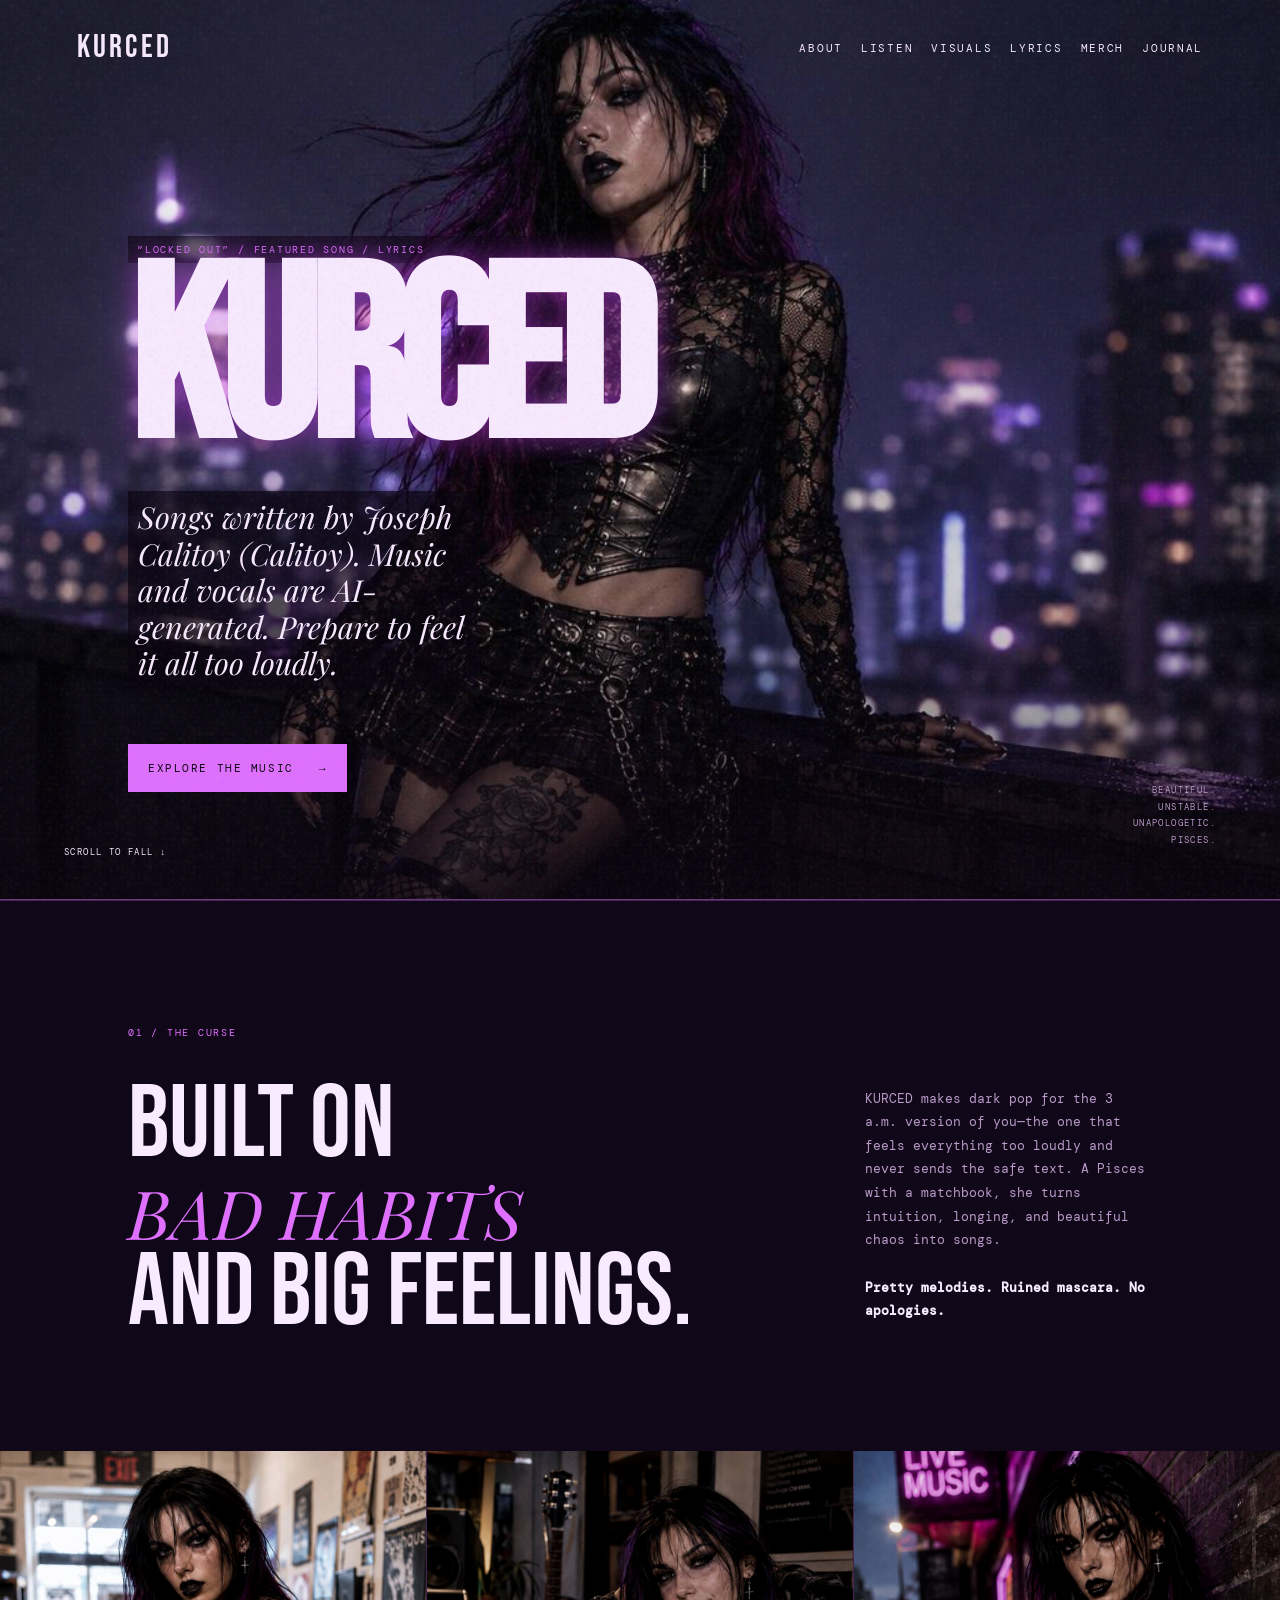
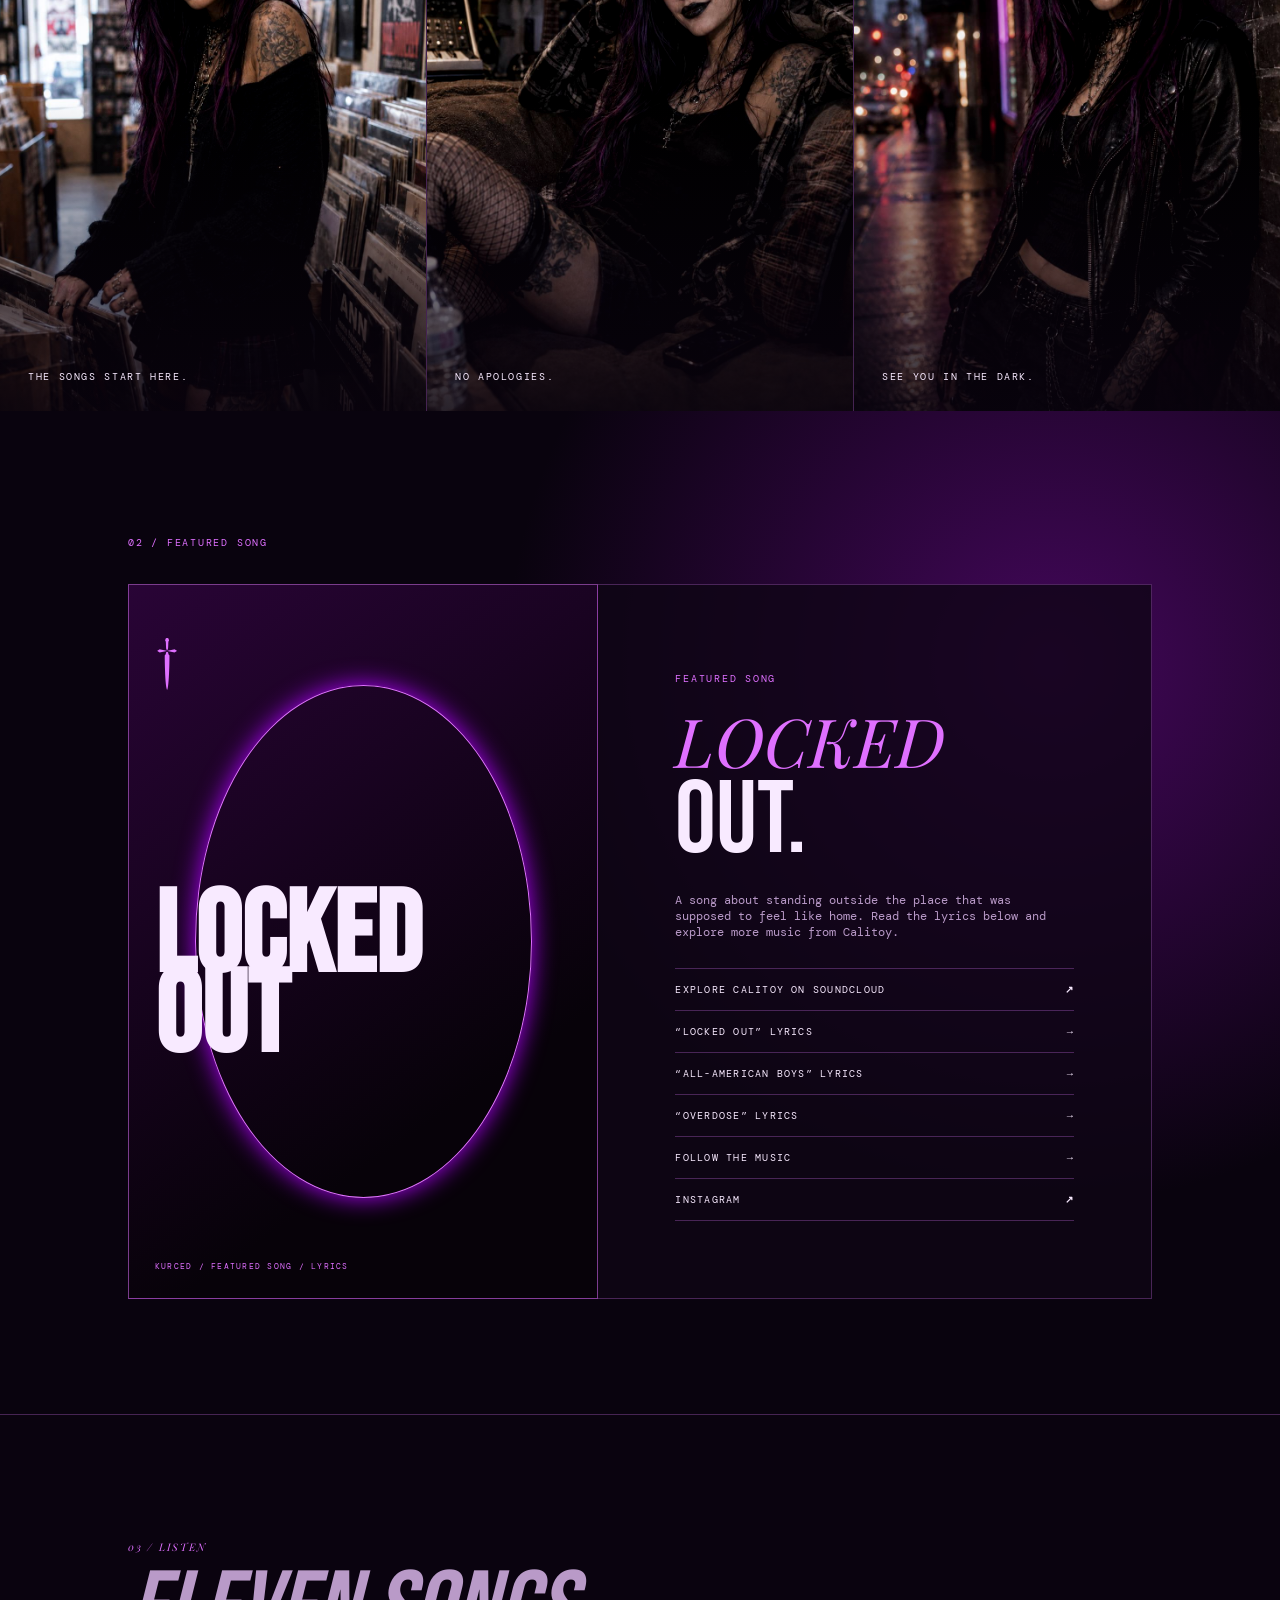
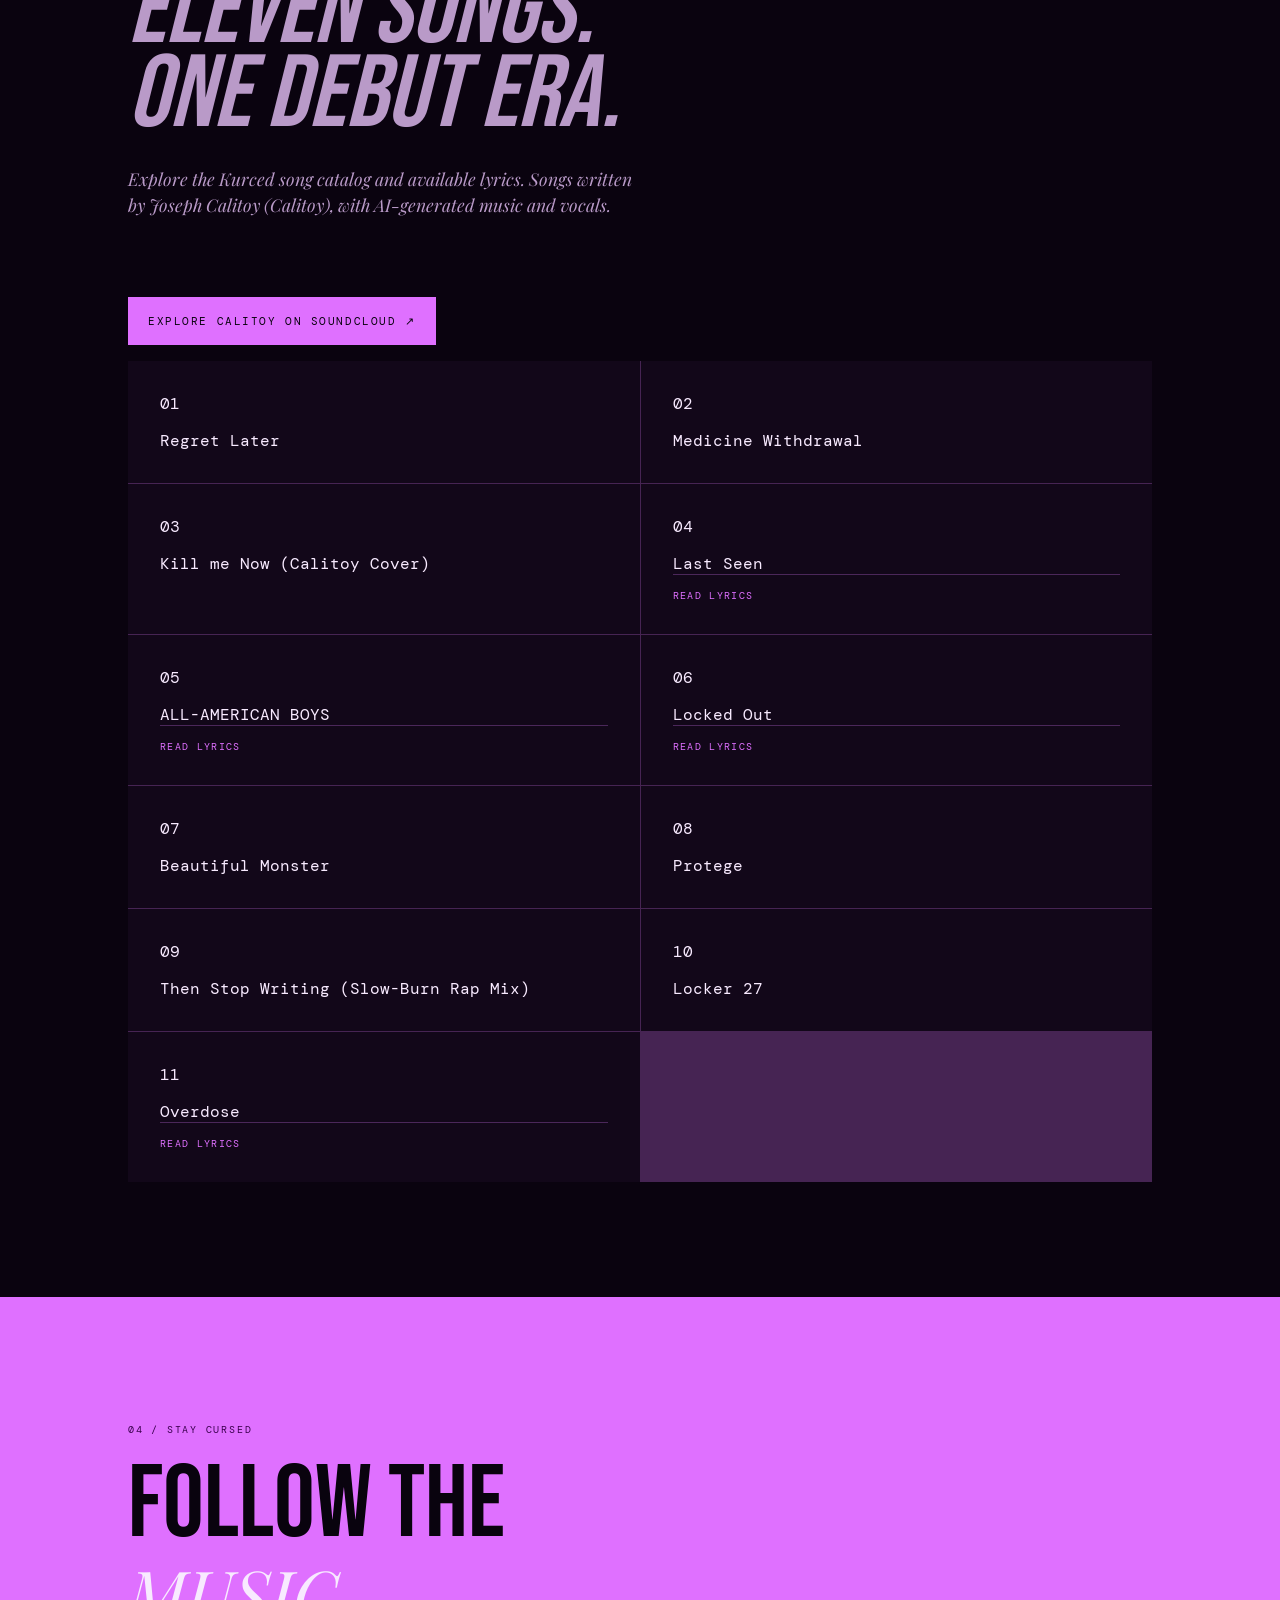
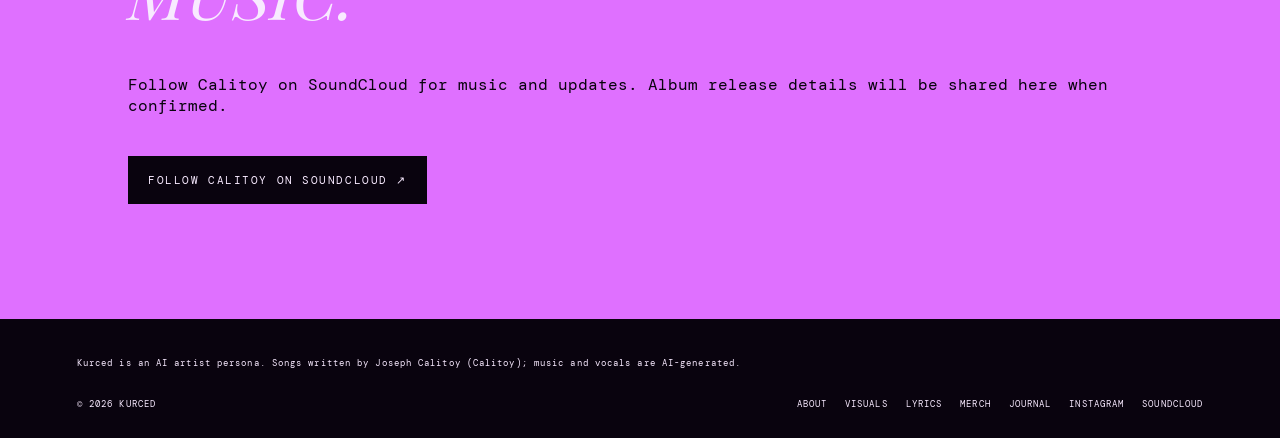
<file: index.html>
<!doctype html>
<html lang="en"><head><meta charset="utf-8"><meta name="viewport" content="width=device-width,initial-scale=1"><meta name="theme-color" content="#09030e"><meta name="description" content="KURCED — explore the song catalog, lyrics, and Calitoy’s SoundCloud profile. Songs written by Joseph Calitoy (Calitoy); music and vocals are AI-generated."><title>KURCED — “Locked Out” &amp; Music</title><link rel="canonical" href="https://kurced.com/"><meta property="og:title" content="KURCED — Locked Out &amp; Music"><meta property="og:description" content="Explore Kurced’s song catalog and lyrics. Songs written by Joseph Calitoy (Calitoy); music and vocals are AI-generated."><meta property="og:url" content="https://kurced.com/"><meta property="og:type" content="website"><link rel="preconnect" href="https://fonts.googleapis.com"><link rel="preconnect" href="https://fonts.gstatic.com" crossorigin><link href="https://fonts.googleapis.com/css2?family=Bebas+Neue&family=DM+Mono:wght@400;500&family=Playfair+Display:ital,wght@0,700;1,700&display=swap" rel="stylesheet"><link rel="stylesheet" href="styles.css?v=20261030"></head>
<body><div class="noise"></div><header><a class="logo" href="#top">KURCED</a><nav aria-label="Primary"><a href="about.html">ABOUT</a><a href="#music">LISTEN</a><a href="visuals.html">VISUALS</a><a href="lyrics.html">LYRICS</a><a href="merch.html">MERCH</a><a href="journal.html">JOURNAL</a></nav></header><main id="top">
<section class="hero"><div class="copy"><p class="eyebrow">“LOCKED OUT” / FEATURED SONG / LYRICS</p><h1>KURCED</h1><p class="tagline">Songs written by Joseph Calitoy (Calitoy). Music and vocals are AI-generated. Prepare to feel it all too loudly.</p><a class="cta" href="#music">EXPLORE THE MUSIC <b>→</b></a></div><div class="hero-photo"><img src="assets/kurced-rooftop-hero.jpg" alt="Kurced on a rain-soaked rooftop overlooking a violet city skyline at night"></div><p class="aside">BEAUTIFUL.<br>UNSTABLE.<br>UNAPOLOGETIC.<br>PISCES.</p><a class="scroll" href="#about">SCROLL TO FALL ↓</a></section>
<section class="about" id="about"><p class="eyebrow">01 / THE CURSE</p><div><h2>BUILT ON<br><em>BAD HABITS</em><br>AND BIG FEELINGS.</h2><p>KURCED makes dark pop for the 3 a.m. version of you—the one that feels everything too loudly and never sends the safe text. A Pisces with a matchbook, she turns intuition, longing, and beautiful chaos into songs.<br><br><strong>Pretty melodies. Ruined mascara. No apologies.</strong></p></div></section>
<section class="artist-gallery" aria-label="Kurced visual world"><figure><img src="assets/visuals/kurced-1.jpg" alt="Kurced in a record store"><figcaption>THE SONGS START HERE.</figcaption></figure><figure><img src="assets/visuals/kurced-2.jpg" alt="Kurced in the recording studio"><figcaption>NO APOLOGIES.</figcaption></figure><figure><img src="assets/visuals/kurced-4.jpg" alt="Kurced outside a live music venue at night"><figcaption>SEE YOU IN THE DARK.</figcaption></figure></section><section class="release" id="listen"><p class="eyebrow">02 / FEATURED SONG</p><div class="release-card"><div class="art"><span>†</span><b>LOCKED<br>OUT</b><small>KURCED / FEATURED SONG / LYRICS</small></div><div class="details"><p class="eyebrow">FEATURED SONG</p><h2><em>LOCKED</em><br>OUT.</h2><p>A song about standing outside the place that was supposed to feel like home. Read the lyrics below and explore more music from Calitoy.</p><a href="https://soundcloud.com/calitoy" target="_blank" rel="noopener noreferrer">EXPLORE CALITOY ON SOUNDCLOUD <b>↗</b></a><a href="locked-out.html">“LOCKED OUT” LYRICS <b>→</b></a><a href="all-american-boys.html">“ALL-AMERICAN BOYS” LYRICS <b>→</b></a><a href="overdose.html">“OVERDOSE” LYRICS <b>→</b></a><a href="#updates">FOLLOW THE MUSIC <b>→</b></a><a href="https://www.instagram.com/KurcedGrl/" target="_blank" rel="noopener noreferrer">INSTAGRAM <b>↗</b></a></div></div></section>
<section class="listen" id="music">
      <div class="listen-intro">
        <p class="eyebrow">03 / LISTEN</p>
        <h2>ELEVEN SONGS.<br>ONE DEBUT ERA.</h2>
        <p>Explore the Kurced song catalog and available lyrics. Songs written by Joseph Calitoy (Calitoy), with AI-generated music and vocals.</p>
      </div>
      <p><a class="cta" href="https://soundcloud.com/calitoy" target="_blank" rel="noopener noreferrer">EXPLORE CALITOY ON SOUNDCLOUD ↗</a></p>
      <div class="sc-grid">
        <div class="sc-track">
          <div class="sc-track-num">01</div>
          <div class="sc-track-info">
            <div class="sc-track-title">Regret Later</div>

          </div>
        </div>
        <div class="sc-track">
          <div class="sc-track-num">02</div>
          <div class="sc-track-info">
            <div class="sc-track-title">Medicine Withdrawal</div>

          </div>
        </div>
        <div class="sc-track">
          <div class="sc-track-num">03</div>
          <div class="sc-track-info">
            <div class="sc-track-title">Kill me Now (Calitoy Cover)</div>

          </div>
        </div>
        <div class="sc-track">
          <div class="sc-track-num">04</div>
          <div class="sc-track-info">
            <div class="sc-track-title">Last Seen</div>
            <a href="last-seen.html" class="sc-track-link">READ LYRICS</a>
          </div>
        </div>
        <div class="sc-track">
          <div class="sc-track-num">05</div>
          <div class="sc-track-info">
            <div class="sc-track-title">ALL-AMERICAN BOYS</div>
            <a href="all-american-boys.html" class="sc-track-link">READ LYRICS</a>
          </div>
        </div>
        <div class="sc-track">
          <div class="sc-track-num">06</div>
          <div class="sc-track-info">
            <div class="sc-track-title">Locked Out</div>
            <a href="locked-out.html" class="sc-track-link">READ LYRICS</a>
          </div>
        </div>
        <div class="sc-track">
          <div class="sc-track-num">07</div>
          <div class="sc-track-info">
            <div class="sc-track-title">Beautiful Monster</div>

          </div>
        </div>
        <div class="sc-track">
          <div class="sc-track-num">08</div>
          <div class="sc-track-info">
            <div class="sc-track-title">Protege</div>

          </div>
        </div>
        <div class="sc-track">
          <div class="sc-track-num">09</div>
          <div class="sc-track-info">
            <div class="sc-track-title">Then Stop Writing (Slow-Burn Rap Mix)</div>

          </div>
        </div>
        <div class="sc-track">
          <div class="sc-track-num">10</div>
          <div class="sc-track-info">
            <div class="sc-track-title">Locker 27</div>

          </div>
        </div>
        <div class="sc-track">
          <div class="sc-track-num">11</div>
          <div class="sc-track-info">
            <div class="sc-track-title">Overdose</div>
            <a href="overdose.html" class="sc-track-link">READ LYRICS</a>
          </div>
        </div>
      </div>
    </section><section class="signup" id="updates" aria-labelledby="updates-title"><p class="eyebrow">04 / STAY CURSED</p><h2 id="updates-title">FOLLOW THE<br><em>MUSIC.</em></h2><p>Follow Calitoy on SoundCloud for music and updates. Album release details will be shared here when confirmed.</p><a class="cta" href="https://soundcloud.com/calitoy" target="_blank" rel="noopener noreferrer">FOLLOW CALITOY ON SOUNDCLOUD ↗</a></section></main><footer><p class="artist-credit">Kurced is an AI artist persona. Songs written by Joseph Calitoy (Calitoy); music and vocals are AI-generated.</p><span>© <span id="year"></span> KURCED</span><nav><a href="about.html">ABOUT</a><a href="visuals.html">VISUALS</a><a href="lyrics.html">LYRICS</a><a href="merch.html">MERCH</a><a href="journal.html">JOURNAL</a><a href="https://www.instagram.com/KurcedGrl/" target="_blank" rel="noopener noreferrer">INSTAGRAM</a><a href="https://soundcloud.com/calitoy" target="_blank" rel="noopener noreferrer">SOUNDCLOUD</a></nav></footer><script src="script.js?v=20261030"></script>
<script>
document.querySelectorAll('form').forEach(function(form){
  if(form.dataset.wired) return;
  form.dataset.wired='1';
  form.addEventListener('submit',async function(e){
    e.preventDefault();
    var emailInput=form.querySelector('input[type=email]')||form.querySelector('input[name=email]');
    var nameInput=form.querySelector('input[name=name]')||form.querySelector('input[name=first_name]');
    var phoneInput=form.querySelector('input[name=phone]')||form.querySelector('input[type=tel]');
    if(!emailInput||!emailInput.value){alert('Please enter your email.');return;}
    var btn=form.querySelector('button[type=submit]')||form.querySelector('button');
    var origText=btn?btn.textContent:'';
    if(btn){btn.textContent='...';btn.disabled=true;}
    try{
      var r=await fetch('https://email-capture.calitoy.workers.dev',{method:'POST',headers:{'Content-Type':'application/json'},body:JSON.stringify({email:emailInput.value,name:nameInput?nameInput.value:'',phone:phoneInput?phoneInput.value:'',source:'kurced.com'})});
      var d=await r.json();
      if(d.success){form.innerHTML='<p style="text-align:center;padding:20px;font-size:1.1em;color:var(--pink);">You are in. Stay cursed.</p>';}
      else{alert(d.error||'Something went wrong.');if(btn){btn.textContent=origText;btn.disabled=false;}}
    }catch(err){alert('Network error.');if(btn){btn.textContent=origText;btn.disabled=false;}}
  });
});
</script>

</body></html>
</file>
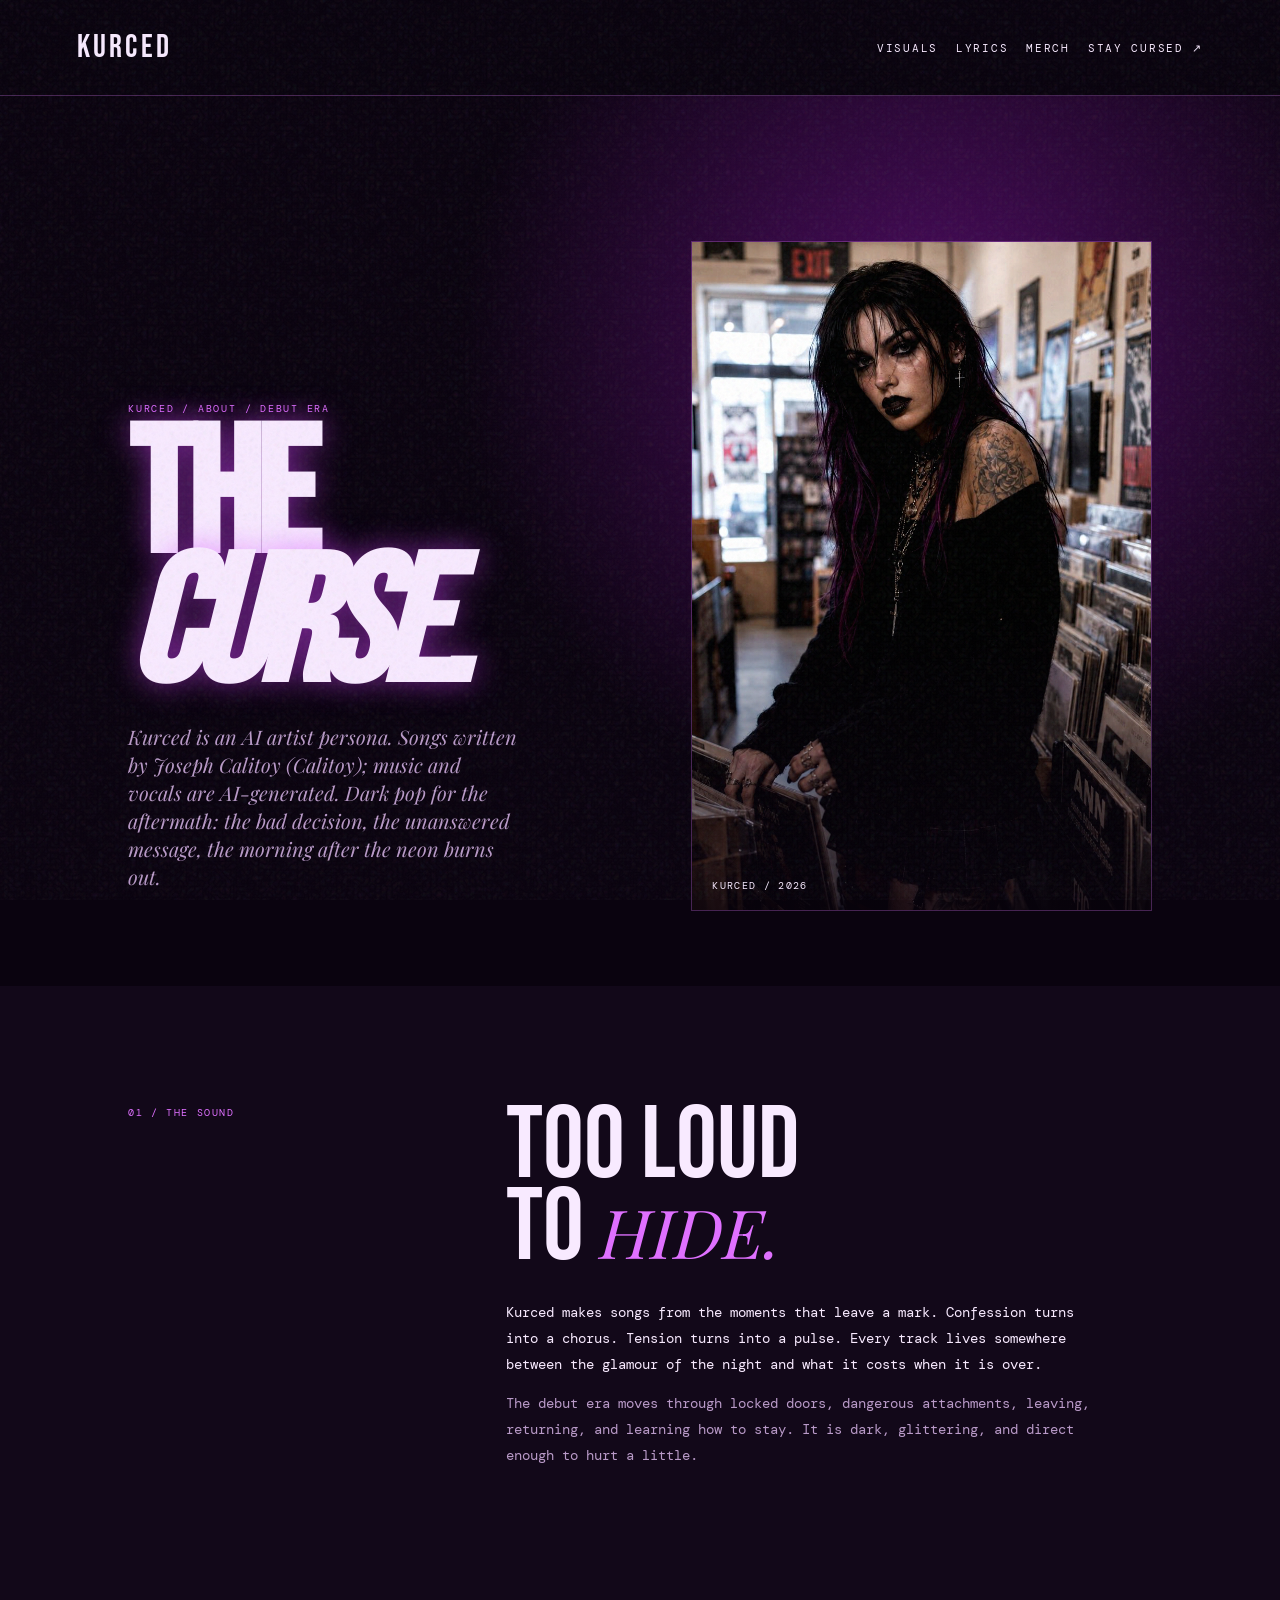
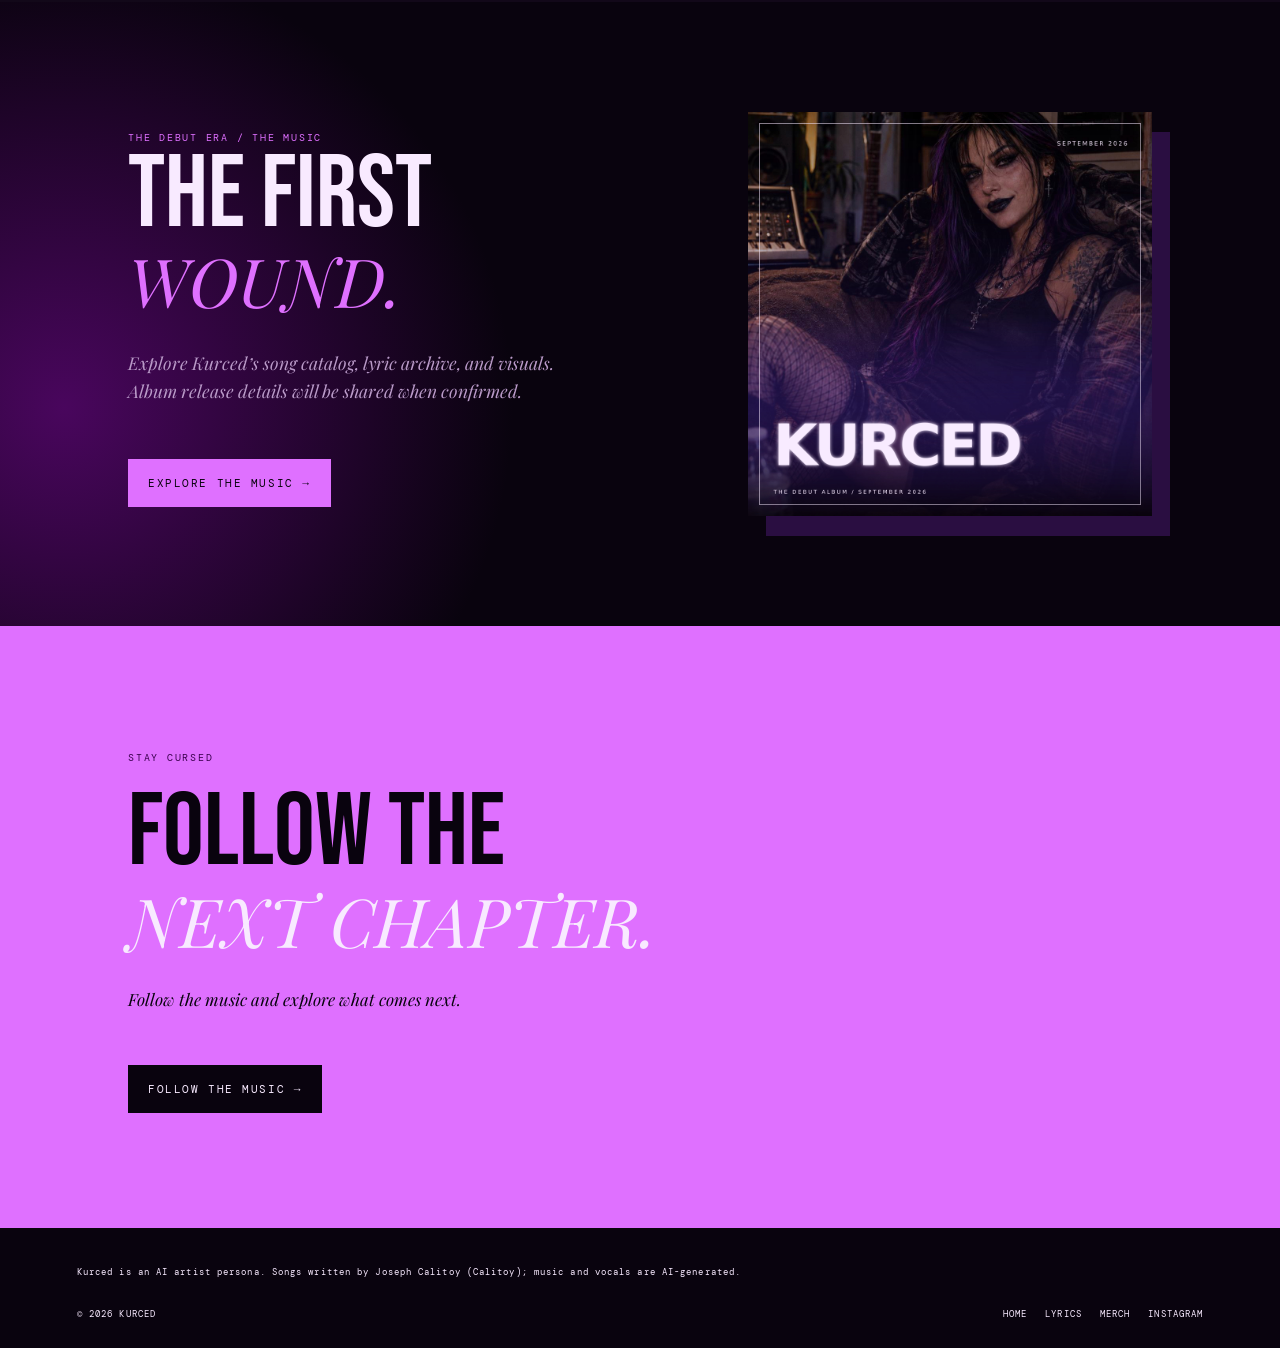
<file: about.html>
<!doctype html>
<html lang="en"><head><meta charset="utf-8"><meta name="viewport" content="width=device-width,initial-scale=1"><meta name="theme-color" content="#09030e"><meta name="description" content="About Kurced — dark pop from the debut album era. Songs written by Joseph Calitoy (Calitoy); music and vocals are AI-generated."><title>About — Kurced</title><link rel="preconnect" href="https://fonts.googleapis.com"><link rel="preconnect" href="https://fonts.gstatic.com" crossorigin><link href="https://fonts.googleapis.com/css2?family=Bebas+Neue&family=DM+Mono:wght@400;500&family=Playfair+Display:ital,wght@0,700;1,700&display=swap" rel="stylesheet"><link rel="stylesheet" href="styles.css?v=20261030"></head><body><div class="noise"></div><header class="journal-nav"><a class="logo" href="index.html">KURCED</a><nav><a href="visuals.html">VISUALS</a><a href="lyrics.html">LYRICS</a><a href="merch.html">MERCH</a><a href="index.html#updates">STAY CURSED ↗</a></nav></header><main class="about-page"><section class="about-hero"><div><p class="eyebrow">KURCED / ABOUT / DEBUT ERA</p><h1>THE<br><em>CURSE.</em></h1><p class="about-lede">Kurced is an AI artist persona. Songs written by Joseph Calitoy (Calitoy); music and vocals are AI-generated. Dark pop for the aftermath: the bad decision, the unanswered message, the morning after the neon burns out.</p></div><figure><img src="assets/visuals/kurced-7.jpg" alt="Kurced in violet stage light"><figcaption>KURCED / 2026</figcaption></figure></section><section class="about-copy"><div class="section-label">01 / THE SOUND</div><div><h2>TOO LOUD<br>TO <em>HIDE.</em></h2><p>Kurced makes songs from the moments that leave a mark. Confession turns into a chorus. Tension turns into a pulse. Every track lives somewhere between the glamour of the night and what it costs when it is over.</p><p>The debut era moves through locked doors, dangerous attachments, leaving, returning, and learning how to stay. It is dark, glittering, and direct enough to hurt a little.</p></div></section><section class="about-era"><div><p class="eyebrow">THE DEBUT ERA / THE MUSIC</p><h2>THE FIRST<br><em>WOUND.</em></h2><p>Explore Kurced’s song catalog, lyric archive, and visuals. Album release details will be shared when confirmed.</p><a class="cta" href="index.html#music">EXPLORE THE MUSIC →</a></div><img src="assets/covers/debut-album.jpg" alt="Kurced debut album-era cover art"></section><section class="signup about-signup"><p class="eyebrow">STAY CURSED</p><h2>FOLLOW THE<br><em>NEXT CHAPTER.</em></h2><p class="signup-copy">Follow the music and explore what comes next.</p><a class="cta" href="index.html#updates">FOLLOW THE MUSIC →</a></section></main><footer><p class="artist-credit">Kurced is an AI artist persona. Songs written by Joseph Calitoy (Calitoy); music and vocals are AI-generated.</p><span>© <span id="year"></span> KURCED</span><nav><a href="index.html">HOME</a><a href="lyrics.html">LYRICS</a><a href="merch.html">MERCH</a><a href="https://www.instagram.com/KurcedGrl/" target="_blank" rel="noopener noreferrer">INSTAGRAM</a></nav></footer><script src="script.js?v=20261030"></script>
<script>
document.querySelectorAll('form').forEach(function(form){
  if(form.dataset.wired) return;
  form.dataset.wired='1';
  form.addEventListener('submit',async function(e){
    e.preventDefault();
    var emailInput=form.querySelector('input[type=email]')||form.querySelector('input[name=email]');
    var nameInput=form.querySelector('input[name=name]')||form.querySelector('input[name=first_name]');
    var phoneInput=form.querySelector('input[name=phone]')||form.querySelector('input[type=tel]');
    if(!emailInput||!emailInput.value){alert('Please enter your email.');return;}
    var btn=form.querySelector('button[type=submit]')||form.querySelector('button');
    var origText=btn?btn.textContent:'';
    if(btn){btn.textContent='...';btn.disabled=true;}
    try{
      var r=await fetch('https://email-capture.calitoy.workers.dev',{method:'POST',headers:{'Content-Type':'application/json'},body:JSON.stringify({email:emailInput.value,name:nameInput?nameInput.value:'',phone:phoneInput?phoneInput.value:'',source:'kurced.com'})});
      var d=await r.json();
      if(d.success){form.innerHTML='<p style="text-align:center;padding:20px;font-size:1.1em;color:var(--pink);">You are in. Stay cursed.</p>';}
      else{alert(d.error||'Something went wrong.');if(btn){btn.textContent=origText;btn.disabled=false;}}
    }catch(err){alert('Network error.');if(btn){btn.textContent=origText;btn.disabled=false;}}
  });
});
</script>

</body></html>
</file>
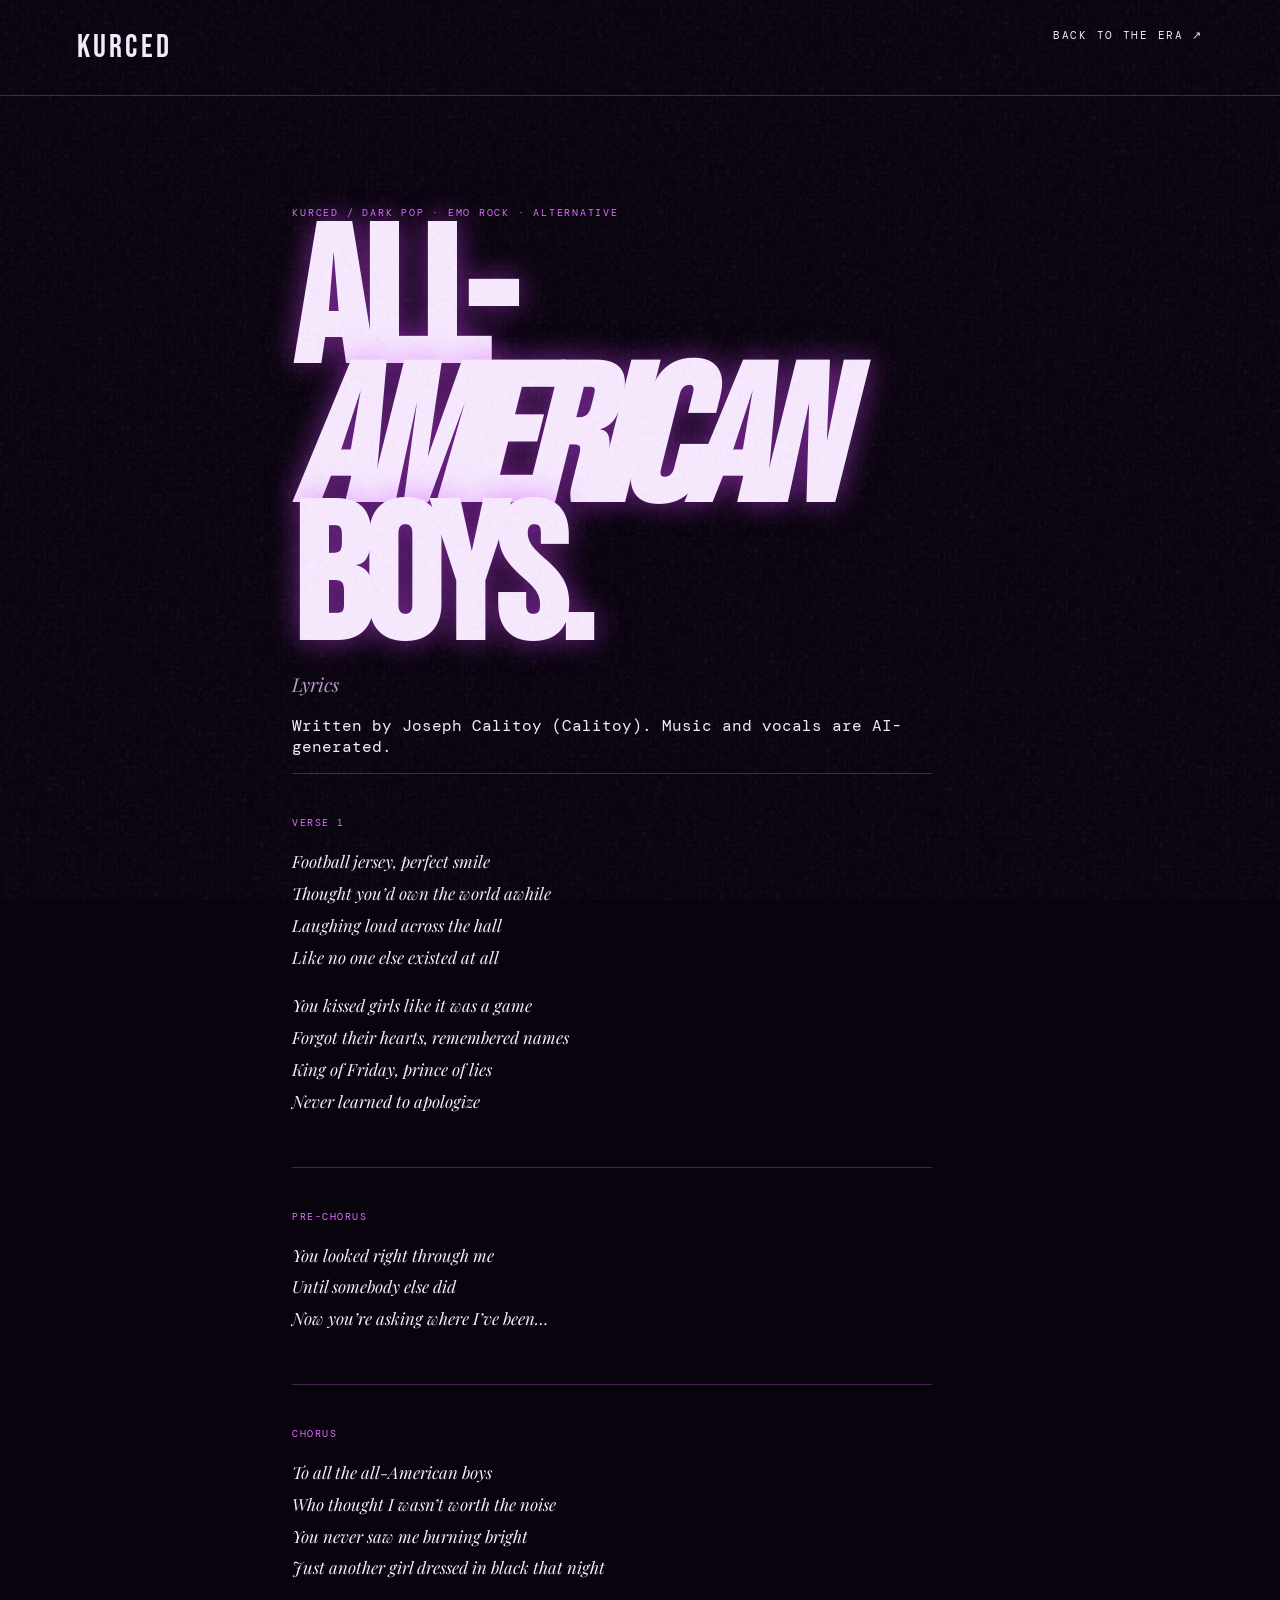
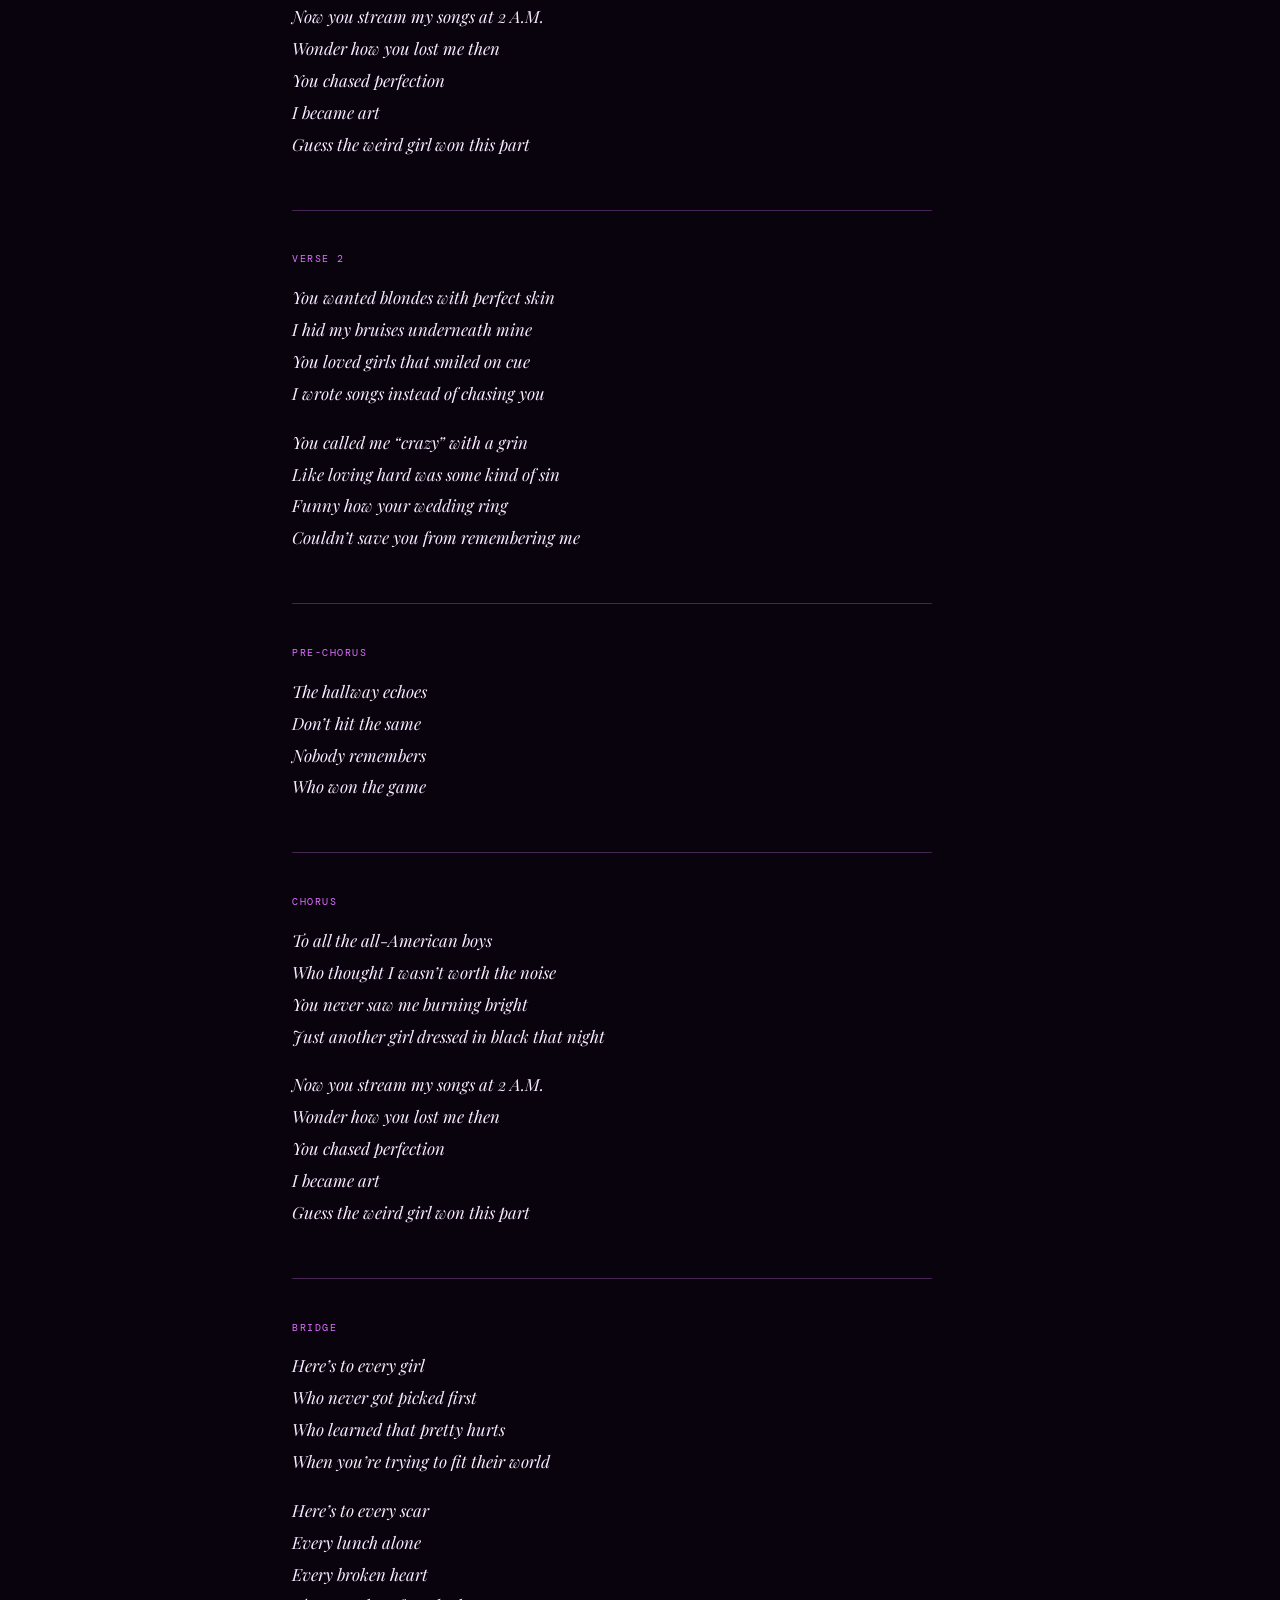
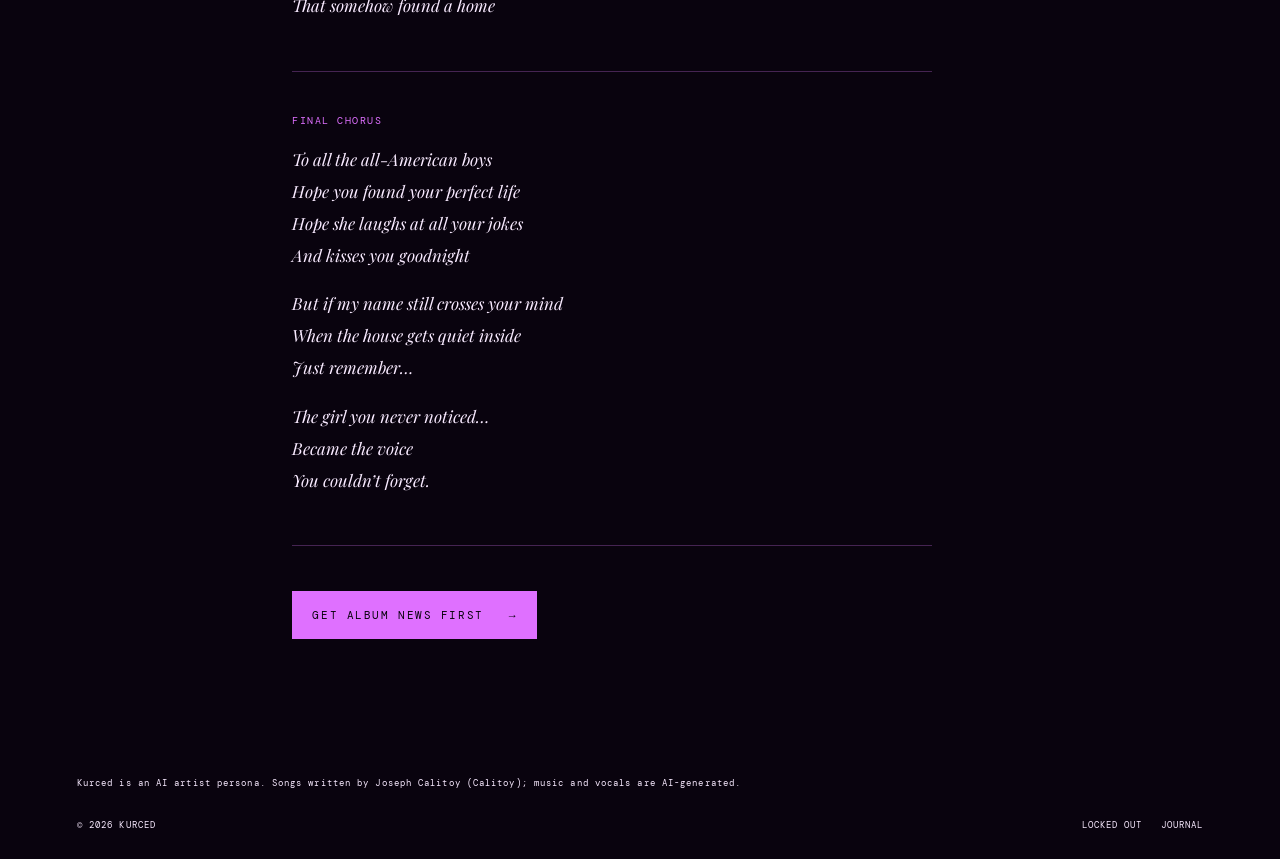
<file: all-american-boys.html>
<!doctype html>
<html lang="en"><head><meta charset="utf-8"><meta name="viewport" content="width=device-width,initial-scale=1"><meta name="theme-color" content="#09030e"><meta name="description" content="All-American Boys by Kurced — lyric page. Songs written by Joseph Calitoy (Calitoy); music and vocals are AI-generated."><title>All-American Boys — Kurced</title><link rel="preconnect" href="https://fonts.googleapis.com"><link rel="preconnect" href="https://fonts.gstatic.com" crossorigin><link href="https://fonts.googleapis.com/css2?family=Bebas+Neue&family=DM+Mono:wght@400;500&family=Playfair+Display:ital,wght@0,700;1,700&display=swap" rel="stylesheet"><link rel="stylesheet" href="styles.css?v=20261030"></head>
<body><div class="noise"></div><header class="journal-nav"><a class="logo" href="index.html">KURCED</a><a href="index.html#listen">BACK TO THE ERA ↗</a></header><main class="lyrics"><p class="eyebrow">KURCED / DARK POP · EMO ROCK · ALTERNATIVE</p><h1>ALL-<br><em>AMERICAN</em><br>BOYS.</h1><p class="lyrics-subtitle">Lyrics</p><p class="artist-credit">Written by Joseph Calitoy (Calitoy). Music and vocals are AI-generated.</p><div class="lyrics-sheet"><section><p class="post-meta">VERSE 1</p><p>Football jersey, perfect smile<br>Thought you’d own the world awhile<br>Laughing loud across the hall<br>Like no one else existed at all</p><p>You kissed girls like it was a game<br>Forgot their hearts, remembered names<br>King of Friday, prince of lies<br>Never learned to apologize</p></section><section><p class="post-meta">PRE-CHORUS</p><p>You looked right through me<br>Until somebody else did<br>Now you’re asking where I’ve been…</p></section><section><p class="post-meta">CHORUS</p><p>To all the all-American boys<br>Who thought I wasn’t worth the noise<br>You never saw me burning bright<br>Just another girl dressed in black that night</p><p>Now you stream my songs at 2 A.M.<br>Wonder how you lost me then<br>You chased perfection<br>I became art<br>Guess the weird girl won this part</p></section><section><p class="post-meta">VERSE 2</p><p>You wanted blondes with perfect skin<br>I hid my bruises underneath mine<br>You loved girls that smiled on cue<br>I wrote songs instead of chasing you</p><p>You called me “crazy” with a grin<br>Like loving hard was some kind of sin<br>Funny how your wedding ring<br>Couldn’t save you from remembering me</p></section><section><p class="post-meta">PRE-CHORUS</p><p>The hallway echoes<br>Don’t hit the same<br>Nobody remembers<br>Who won the game</p></section><section><p class="post-meta">CHORUS</p><p>To all the all-American boys<br>Who thought I wasn’t worth the noise<br>You never saw me burning bright<br>Just another girl dressed in black that night</p><p>Now you stream my songs at 2 A.M.<br>Wonder how you lost me then<br>You chased perfection<br>I became art<br>Guess the weird girl won this part</p></section><section><p class="post-meta">BRIDGE</p><p>Here’s to every girl<br>Who never got picked first<br>Who learned that pretty hurts<br>When you’re trying to fit their world</p><p>Here’s to every scar<br>Every lunch alone<br>Every broken heart<br>That somehow found a home</p></section><section><p class="post-meta">FINAL CHORUS</p><p>To all the all-American boys<br>Hope you found your perfect life<br>Hope she laughs at all your jokes<br>And kisses you goodnight</p><p>But if my name still crosses your mind<br>When the house gets quiet inside<br>Just remember…</p><p>The girl you never noticed…<br>Became the voice<br>You couldn’t forget.</p></section></div><a class="cta" href="index.html#updates">GET ALBUM NEWS FIRST <b>→</b></a></main><footer><p class="artist-credit">Kurced is an AI artist persona. Songs written by Joseph Calitoy (Calitoy); music and vocals are AI-generated.</p><span>© <span id="year"></span> KURCED</span><nav><a href="locked-out.html">LOCKED OUT</a><a href="journal.html">JOURNAL</a></nav></footer><script src="script.js?v=20261030"></script>
<script>
document.querySelectorAll('form').forEach(function(form){
  if(form.dataset.wired) return;
  form.dataset.wired='1';
  form.addEventListener('submit',async function(e){
    e.preventDefault();
    var emailInput=form.querySelector('input[type=email]')||form.querySelector('input[name=email]');
    var nameInput=form.querySelector('input[name=name]')||form.querySelector('input[name=first_name]');
    var phoneInput=form.querySelector('input[name=phone]')||form.querySelector('input[type=tel]');
    if(!emailInput||!emailInput.value){alert('Please enter your email.');return;}
    var btn=form.querySelector('button[type=submit]')||form.querySelector('button');
    var origText=btn?btn.textContent:'';
    if(btn){btn.textContent='...';btn.disabled=true;}
    try{
      var r=await fetch('https://email-capture.calitoy.workers.dev',{method:'POST',headers:{'Content-Type':'application/json'},body:JSON.stringify({email:emailInput.value,name:nameInput?nameInput.value:'',phone:phoneInput?phoneInput.value:'',source:'kurced.com'})});
      var d=await r.json();
      if(d.success){form.innerHTML='<p style="text-align:center;padding:20px;font-size:1.1em;color:var(--pink);">You are in. Stay cursed.</p>';}
      else{alert(d.error||'Something went wrong.');if(btn){btn.textContent=origText;btn.disabled=false;}}
    }catch(err){alert('Network error.');if(btn){btn.textContent=origText;btn.disabled=false;}}
  });
});
</script>

</body></html>
</file>
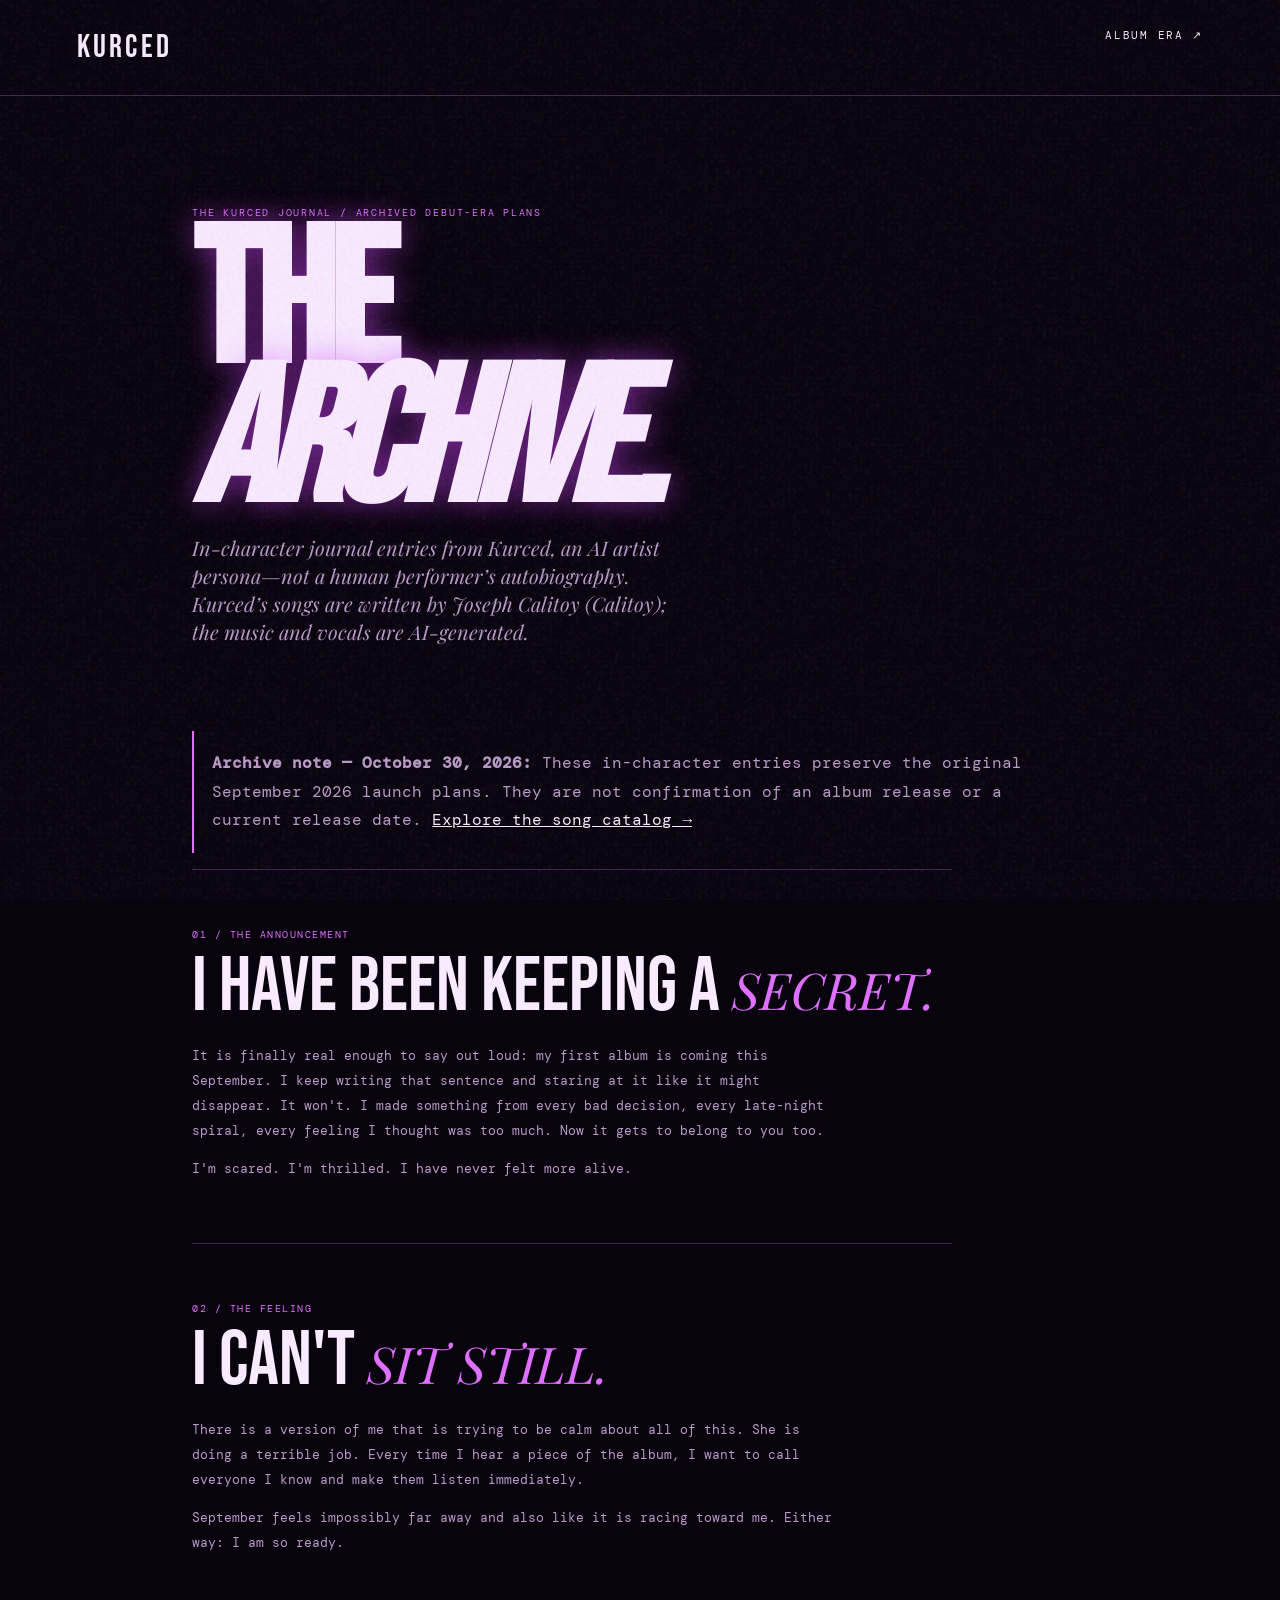
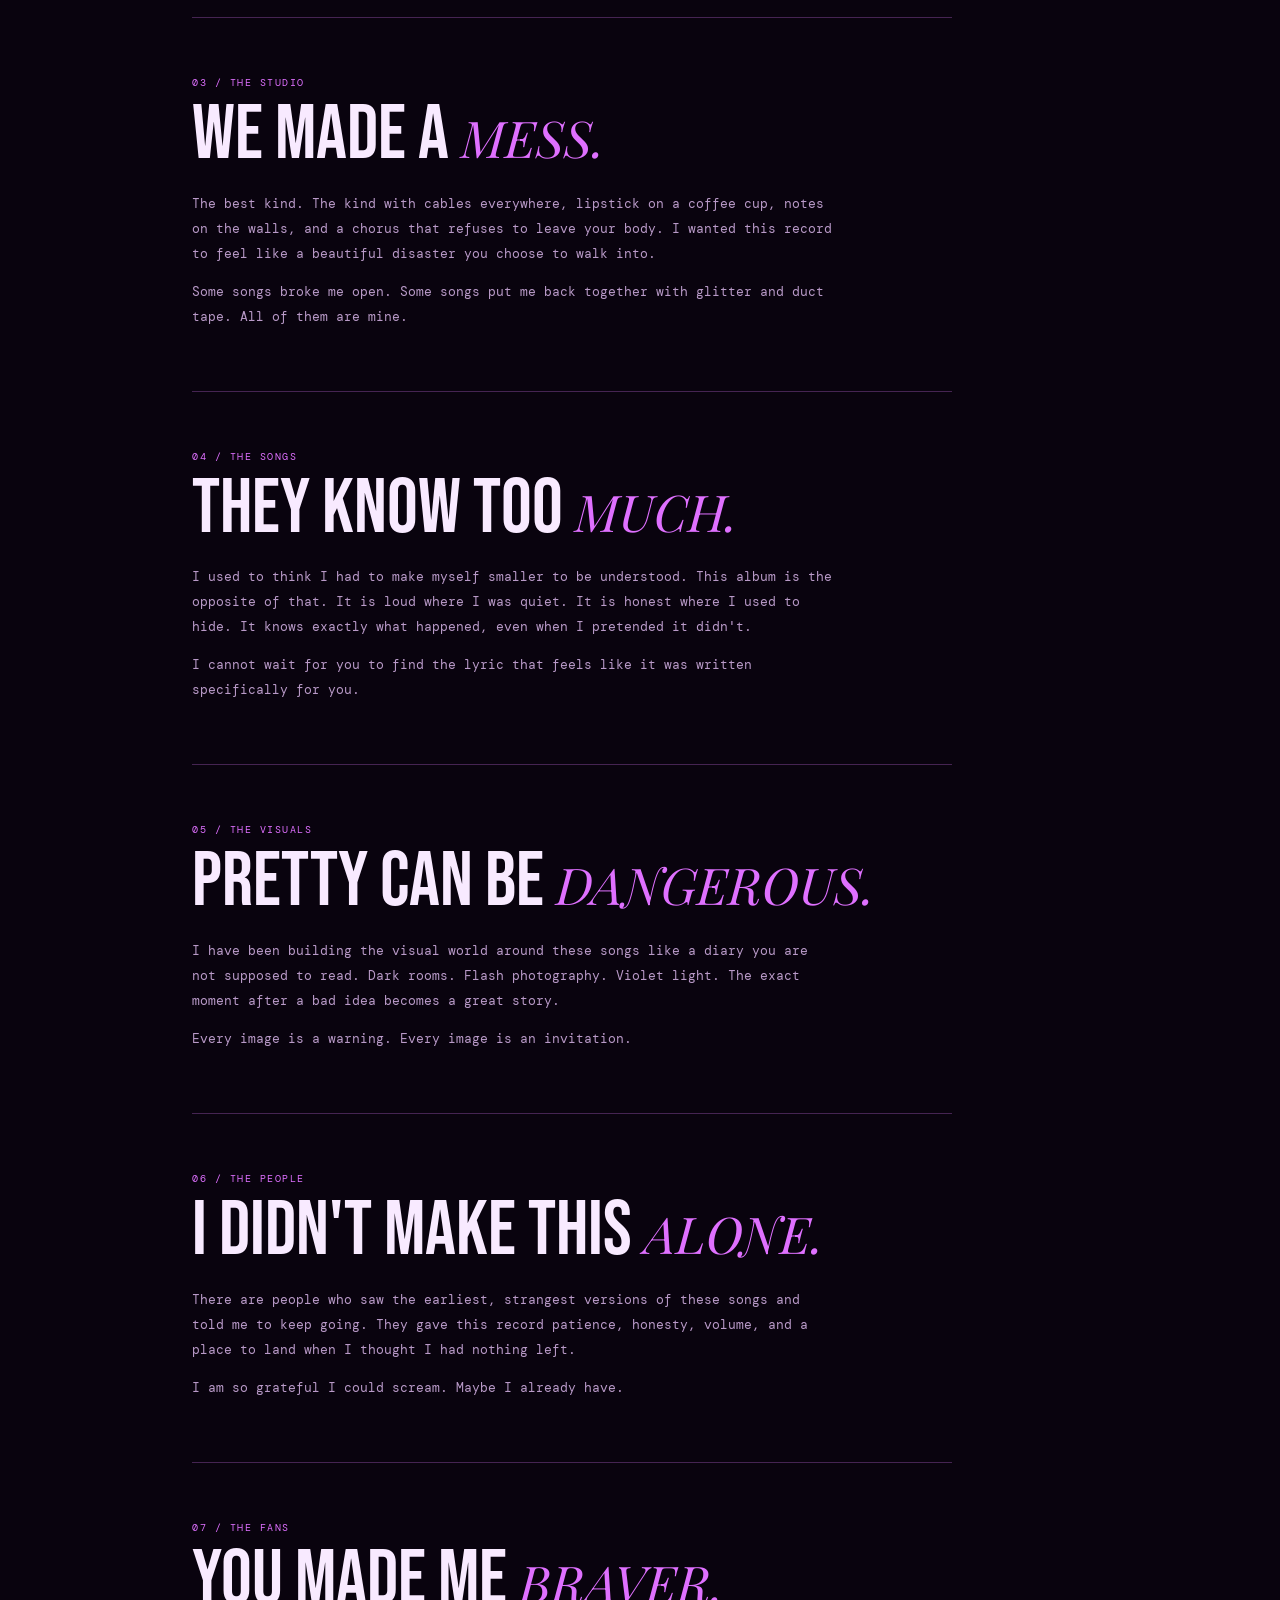
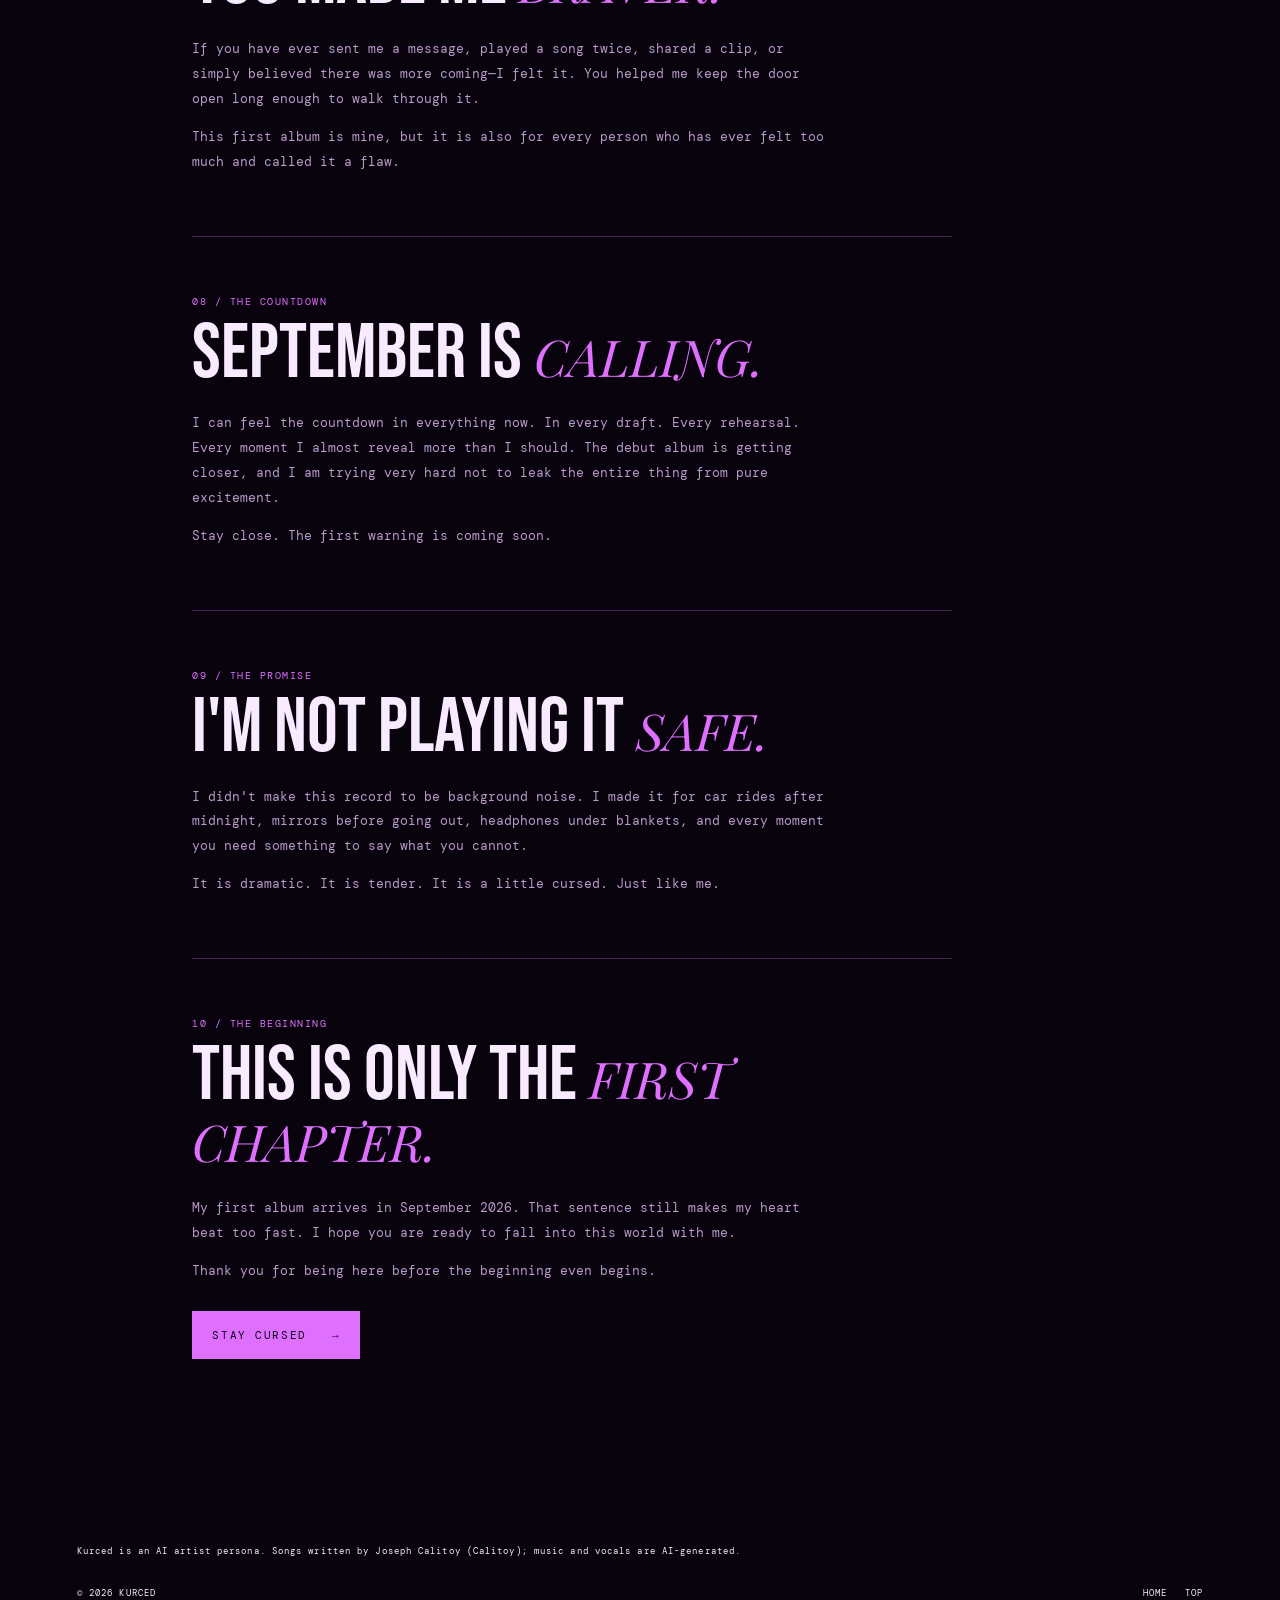
<file: journal.html>
<!doctype html>
<html lang="en"><head><meta charset="utf-8"><meta name="viewport" content="width=device-width,initial-scale=1"><meta name="theme-color" content="#09030e"><meta name="description" content="The KURCED journal — archived debut-era stories and original launch plans. Songs written by Joseph Calitoy (Calitoy); music and vocals are AI-generated."><title>Journal — KURCED</title><link rel="preconnect" href="https://fonts.googleapis.com"><link rel="preconnect" href="https://fonts.gstatic.com" crossorigin><link href="https://fonts.googleapis.com/css2?family=Bebas+Neue&family=DM+Mono:wght@400;500&family=Playfair+Display:ital,wght@0,700;1,700&display=swap" rel="stylesheet"><link rel="stylesheet" href="styles.css?v=20261030"></head>
<body><div class="noise"></div><header class="journal-nav"><a class="logo" href="index.html">KURCED</a><a href="index.html#listen">ALBUM ERA ↗</a></header><main class="journal"><p class="eyebrow">THE KURCED JOURNAL / ARCHIVED DEBUT-ERA PLANS</p><h1>THE<br><em>ARCHIVE.</em></h1><p class="journal-intro">In-character journal entries from Kurced, an AI artist persona—not a human performer’s autobiography. Kurced’s songs are written by Joseph Calitoy (Calitoy); the music and vocals are AI-generated.</p>
<p class="archive-note"><strong>Archive note — October 30, 2026:</strong> These in-character entries preserve the original September 2026 launch plans. They are not confirmation of an album release or a current release date. <a href="index.html#music">Explore the song catalog →</a></p><article id="01"><p class="post-meta">01 / THE ANNOUNCEMENT</p><h2>I HAVE BEEN KEEPING A <em>SECRET.</em></h2><p>It is finally real enough to say out loud: my first album is coming this September. I keep writing that sentence and staring at it like it might disappear. It won't. I made something from every bad decision, every late-night spiral, every feeling I thought was too much. Now it gets to belong to you too.</p><p>I'm scared. I'm thrilled. I have never felt more alive.</p></article>
<article id="02"><p class="post-meta">02 / THE FEELING</p><h2>I CAN'T <em>SIT STILL.</em></h2><p>There is a version of me that is trying to be calm about all of this. She is doing a terrible job. Every time I hear a piece of the album, I want to call everyone I know and make them listen immediately.</p><p>September feels impossibly far away and also like it is racing toward me. Either way: I am so ready.</p></article>
<article id="03"><p class="post-meta">03 / THE STUDIO</p><h2>WE MADE A <em>MESS.</em></h2><p>The best kind. The kind with cables everywhere, lipstick on a coffee cup, notes on the walls, and a chorus that refuses to leave your body. I wanted this record to feel like a beautiful disaster you choose to walk into.</p><p>Some songs broke me open. Some songs put me back together with glitter and duct tape. All of them are mine.</p></article>
<article id="04"><p class="post-meta">04 / THE SONGS</p><h2>THEY KNOW TOO <em>MUCH.</em></h2><p>I used to think I had to make myself smaller to be understood. This album is the opposite of that. It is loud where I was quiet. It is honest where I used to hide. It knows exactly what happened, even when I pretended it didn't.</p><p>I cannot wait for you to find the lyric that feels like it was written specifically for you.</p></article>
<article id="05"><p class="post-meta">05 / THE VISUALS</p><h2>PRETTY CAN BE <em>DANGEROUS.</em></h2><p>I have been building the visual world around these songs like a diary you are not supposed to read. Dark rooms. Flash photography. Violet light. The exact moment after a bad idea becomes a great story.</p><p>Every image is a warning. Every image is an invitation.</p></article>
<article id="06"><p class="post-meta">06 / THE PEOPLE</p><h2>I DIDN'T MAKE THIS <em>ALONE.</em></h2><p>There are people who saw the earliest, strangest versions of these songs and told me to keep going. They gave this record patience, honesty, volume, and a place to land when I thought I had nothing left.</p><p>I am so grateful I could scream. Maybe I already have.</p></article>
<article id="07"><p class="post-meta">07 / THE FANS</p><h2>YOU MADE ME <em>BRAVER.</em></h2><p>If you have ever sent me a message, played a song twice, shared a clip, or simply believed there was more coming—I felt it. You helped me keep the door open long enough to walk through it.</p><p>This first album is mine, but it is also for every person who has ever felt too much and called it a flaw.</p></article>
<article id="08"><p class="post-meta">08 / THE COUNTDOWN</p><h2>SEPTEMBER IS <em>CALLING.</em></h2><p>I can feel the countdown in everything now. In every draft. Every rehearsal. Every moment I almost reveal more than I should. The debut album is getting closer, and I am trying very hard not to leak the entire thing from pure excitement.</p><p>Stay close. The first warning is coming soon.</p></article>
<article id="09"><p class="post-meta">09 / THE PROMISE</p><h2>I'M NOT PLAYING IT <em>SAFE.</em></h2><p>I didn't make this record to be background noise. I made it for car rides after midnight, mirrors before going out, headphones under blankets, and every moment you need something to say what you cannot.</p><p>It is dramatic. It is tender. It is a little cursed. Just like me.</p></article>
<article id="10"><p class="post-meta">10 / THE BEGINNING</p><h2>THIS IS ONLY THE <em>FIRST CHAPTER.</em></h2><p>My first album arrives in September 2026. That sentence still makes my heart beat too fast. I hope you are ready to fall into this world with me.</p><p>Thank you for being here before the beginning even begins.</p><a class="cta" href="index.html#updates">STAY CURSED <b>→</b></a></article>
</main><footer><p class="artist-credit">Kurced is an AI artist persona. Songs written by Joseph Calitoy (Calitoy); music and vocals are AI-generated.</p><span>© <span id="year"></span> KURCED</span><nav><a href="index.html">HOME</a><a href="#01">TOP</a></nav></footer><script src="script.js?v=20261030"></script>
<script>
document.querySelectorAll('form').forEach(function(form){
  if(form.dataset.wired) return;
  form.dataset.wired='1';
  form.addEventListener('submit',async function(e){
    e.preventDefault();
    var emailInput=form.querySelector('input[type=email]')||form.querySelector('input[name=email]');
    var nameInput=form.querySelector('input[name=name]')||form.querySelector('input[name=first_name]');
    var phoneInput=form.querySelector('input[name=phone]')||form.querySelector('input[type=tel]');
    if(!emailInput||!emailInput.value){alert('Please enter your email.');return;}
    var btn=form.querySelector('button[type=submit]')||form.querySelector('button');
    var origText=btn?btn.textContent:'';
    if(btn){btn.textContent='...';btn.disabled=true;}
    try{
      var r=await fetch('https://email-capture.calitoy.workers.dev',{method:'POST',headers:{'Content-Type':'application/json'},body:JSON.stringify({email:emailInput.value,name:nameInput?nameInput.value:'',phone:phoneInput?phoneInput.value:'',source:'kurced.com'})});
      var d=await r.json();
      if(d.success){form.innerHTML='<p style="text-align:center;padding:20px;font-size:1.1em;color:var(--pink);">You are in. Stay cursed.</p>';}
      else{alert(d.error||'Something went wrong.');if(btn){btn.textContent=origText;btn.disabled=false;}}
    }catch(err){alert('Network error.');if(btn){btn.textContent=origText;btn.disabled=false;}}
  });
});
</script>

</body></html>
</file>
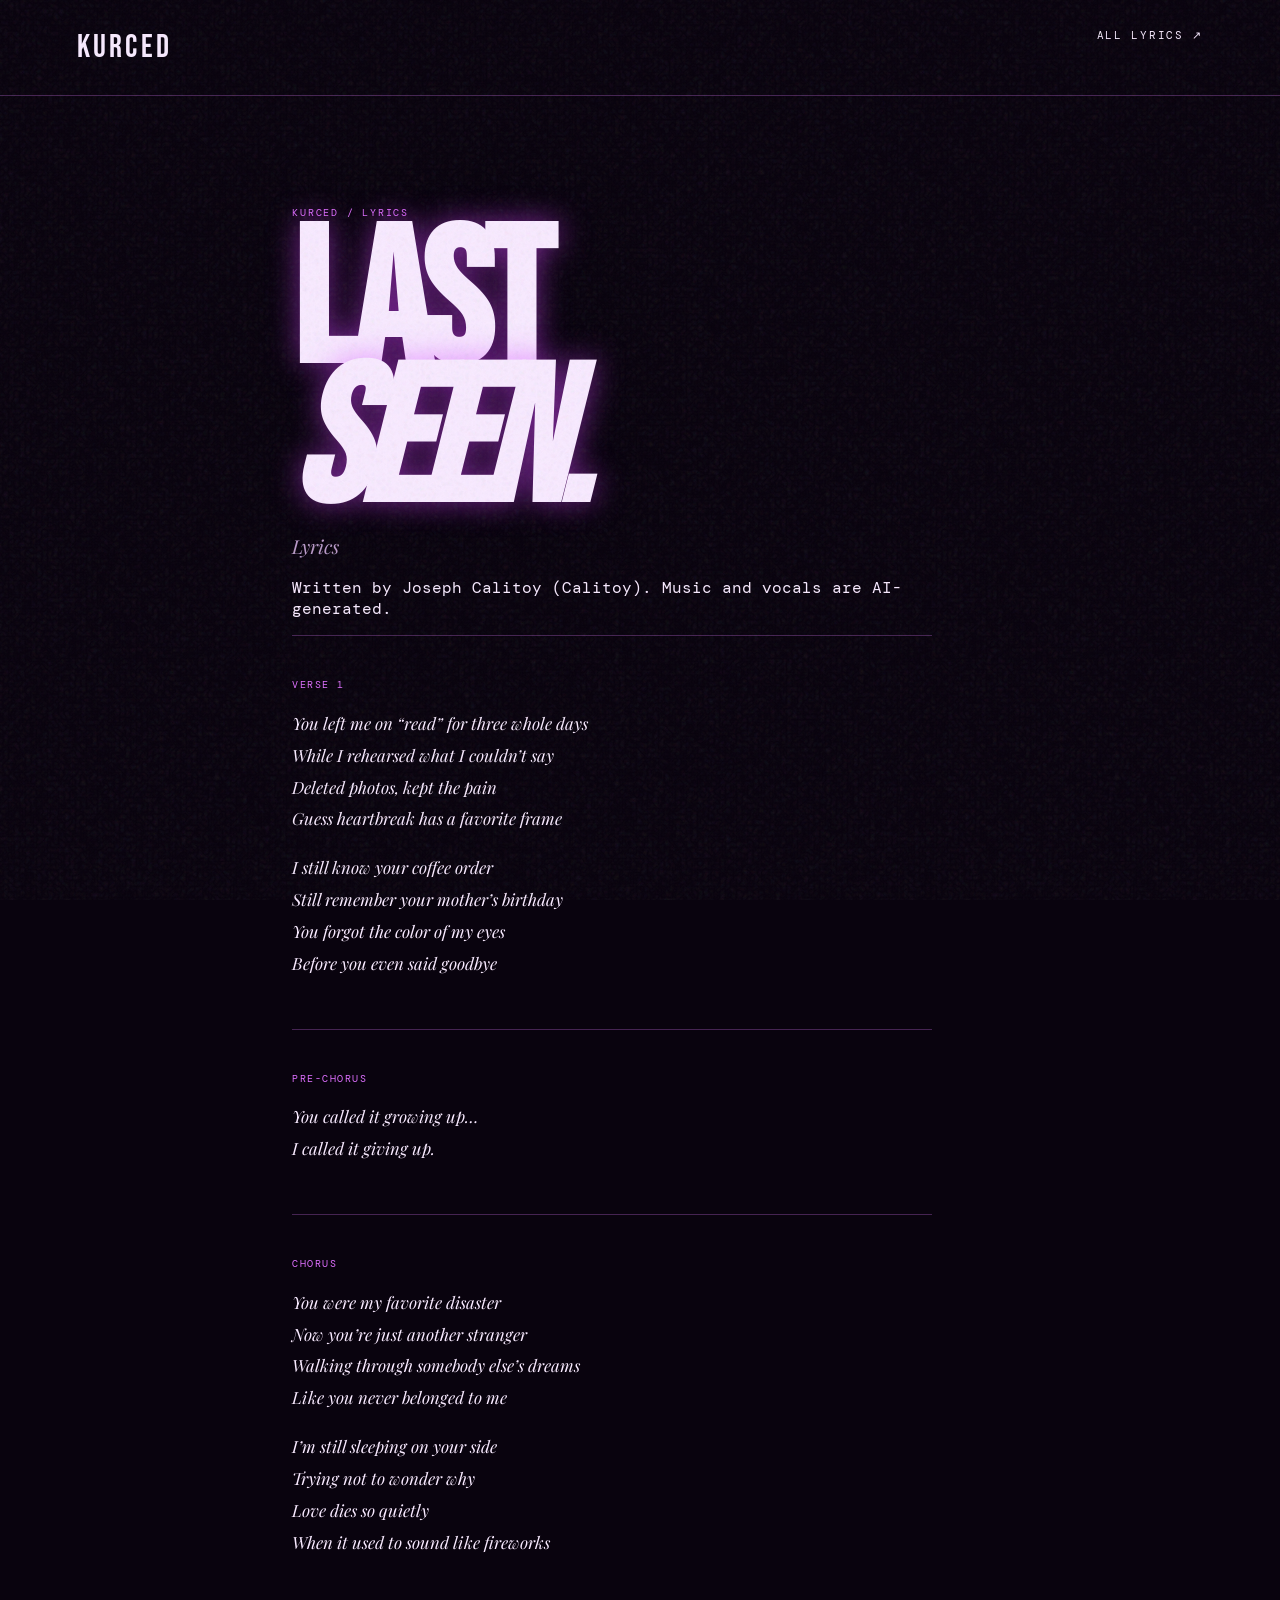
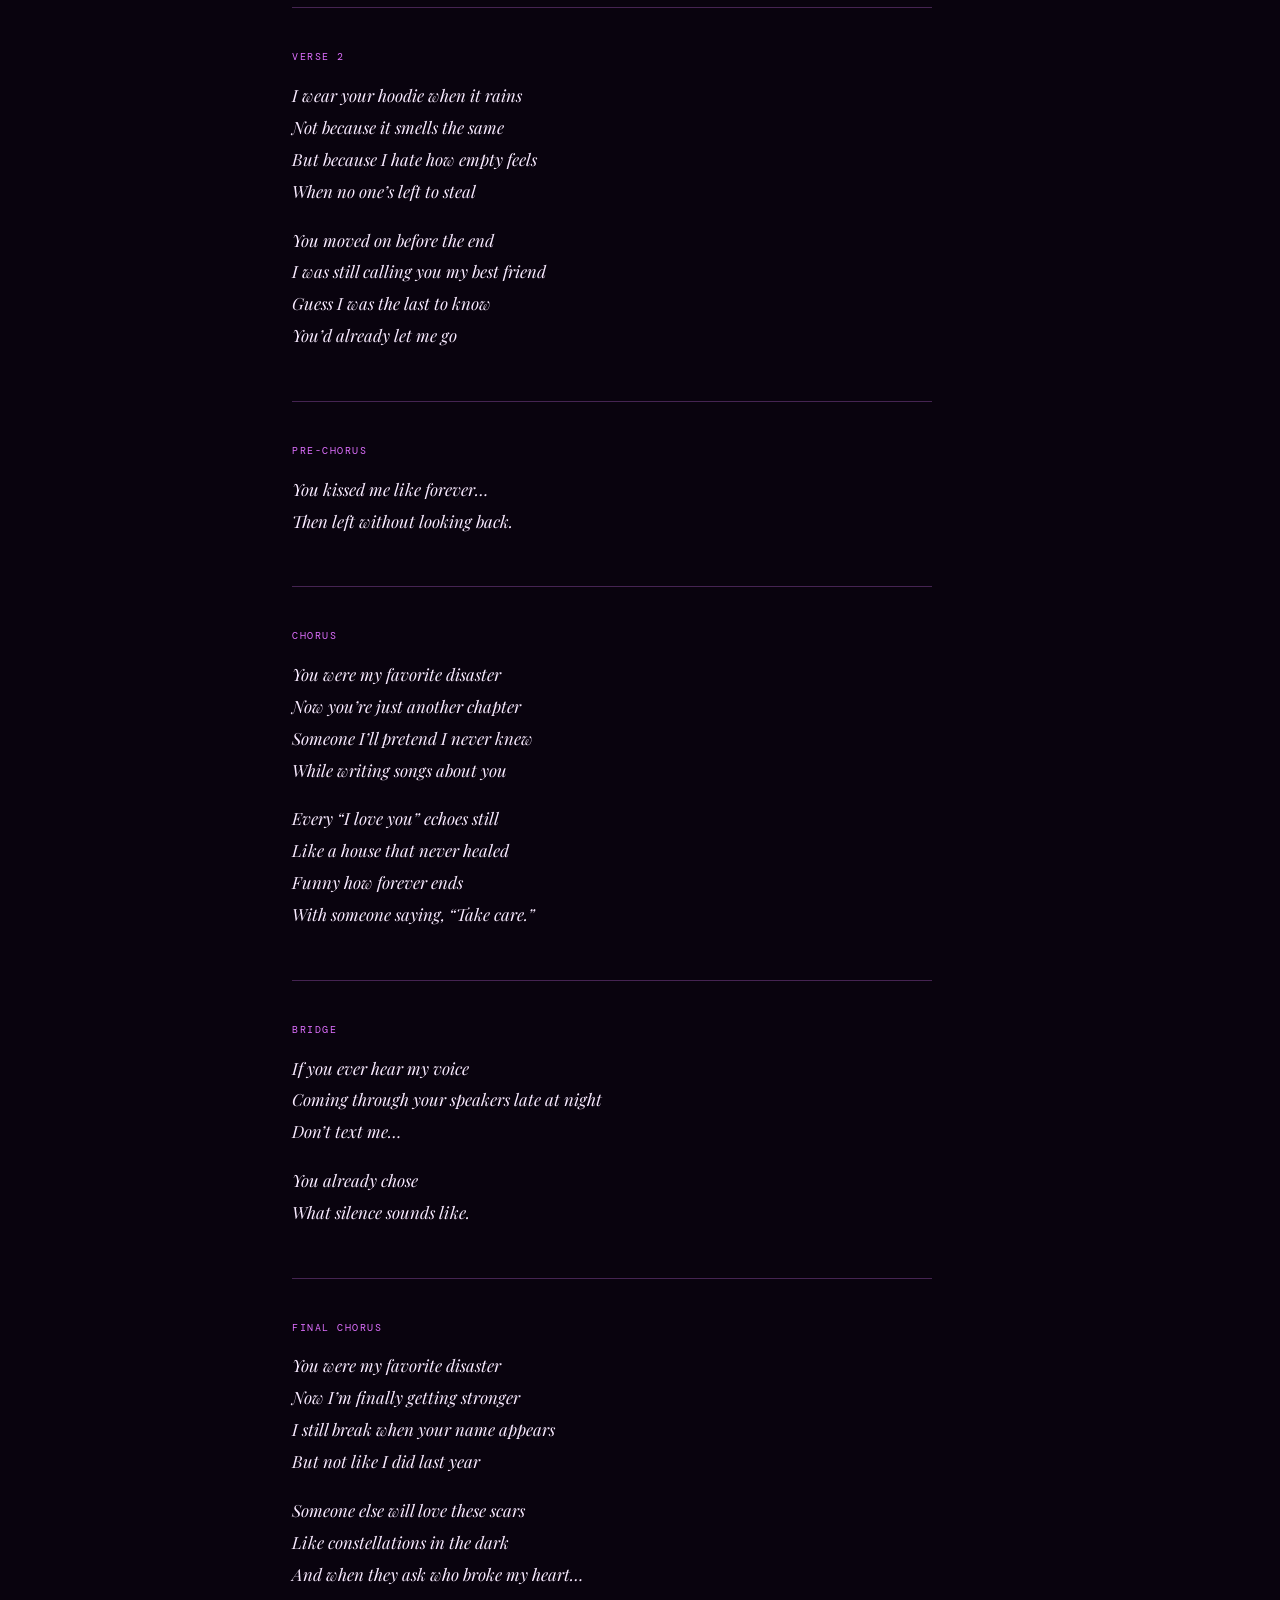
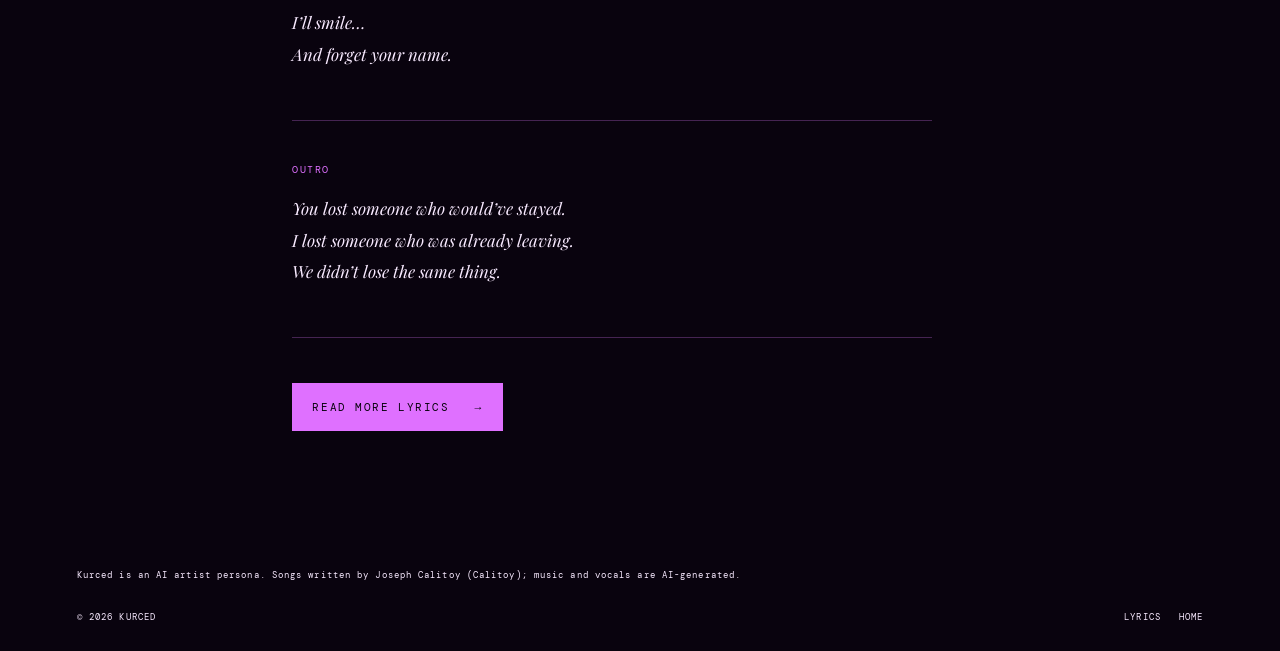
<file: last-seen.html>
<!doctype html><html lang="en"><head><meta charset="utf-8"><meta name="viewport" content="width=device-width,initial-scale=1"><meta name="theme-color" content="#09030e"><meta name="description" content="Last Seen by Kurced — lyric page. Songs written by Joseph Calitoy (Calitoy); music and vocals are AI-generated."><title>Last Seen — Kurced</title><link rel="preconnect" href="https://fonts.googleapis.com"><link rel="preconnect" href="https://fonts.gstatic.com" crossorigin><link href="https://fonts.googleapis.com/css2?family=Bebas+Neue&family=DM+Mono:wght@400;500&family=Playfair+Display:ital,wght@0,700;1,700&display=swap" rel="stylesheet"><link rel="stylesheet" href="styles.css?v=20261030"></head><body><div class="noise"></div><header class="journal-nav"><a class="logo" href="index.html">KURCED</a><a href="lyrics.html">ALL LYRICS ↗</a></header><main class="lyrics"><p class="eyebrow">KURCED / LYRICS</p><h1>LAST<br><em>SEEN.</em></h1><p class="lyrics-subtitle">Lyrics</p><p class="artist-credit">Written by Joseph Calitoy (Calitoy). Music and vocals are AI-generated.</p><div class="lyrics-sheet"><section><p class="post-meta">VERSE 1</p><p>You left me on “read” for three whole days<br>While I rehearsed what I couldn’t say<br>Deleted photos, kept the pain<br>Guess heartbreak has a favorite frame</p><p>I still know your coffee order<br>Still remember your mother’s birthday<br>You forgot the color of my eyes<br>Before you even said goodbye</p></section><section><p class="post-meta">PRE-CHORUS</p><p>You called it growing up…<br>I called it giving up.</p></section><section><p class="post-meta">CHORUS</p><p>You were my favorite disaster<br>Now you’re just another stranger<br>Walking through somebody else’s dreams<br>Like you never belonged to me</p><p>I’m still sleeping on your side<br>Trying not to wonder why<br>Love dies so quietly<br>When it used to sound like fireworks</p></section><section><p class="post-meta">VERSE 2</p><p>I wear your hoodie when it rains<br>Not because it smells the same<br>But because I hate how empty feels<br>When no one’s left to steal</p><p>You moved on before the end<br>I was still calling you my best friend<br>Guess I was the last to know<br>You’d already let me go</p></section><section><p class="post-meta">PRE-CHORUS</p><p>You kissed me like forever…<br>Then left without looking back.</p></section><section><p class="post-meta">CHORUS</p><p>You were my favorite disaster<br>Now you’re just another chapter<br>Someone I’ll pretend I never knew<br>While writing songs about you</p><p>Every “I love you” echoes still<br>Like a house that never healed<br>Funny how forever ends<br>With someone saying, “Take care.”</p></section><section><p class="post-meta">BRIDGE</p><p>If you ever hear my voice<br>Coming through your speakers late at night<br>Don’t text me…</p><p>You already chose<br>What silence sounds like.</p></section><section><p class="post-meta">FINAL CHORUS</p><p>You were my favorite disaster<br>Now I’m finally getting stronger<br>I still break when your name appears<br>But not like I did last year</p><p>Someone else will love these scars<br>Like constellations in the dark<br>And when they ask who broke my heart…</p><p>I’ll smile…<br>And forget your name.</p></section><section><p class="post-meta">OUTRO</p><p>You lost someone who would’ve stayed.<br>I lost someone who was already leaving.<br>We didn’t lose the same thing.</p></section></div><a class="cta" href="lyrics.html">READ MORE LYRICS <b>→</b></a></main><footer><p class="artist-credit">Kurced is an AI artist persona. Songs written by Joseph Calitoy (Calitoy); music and vocals are AI-generated.</p><span>© <span id="year"></span> KURCED</span><nav><a href="lyrics.html">LYRICS</a><a href="index.html">HOME</a></nav></footer><script src="script.js?v=20261030"></script>
<script>
document.querySelectorAll('form').forEach(function(form){
  if(form.dataset.wired) return;
  form.dataset.wired='1';
  form.addEventListener('submit',async function(e){
    e.preventDefault();
    var emailInput=form.querySelector('input[type=email]')||form.querySelector('input[name=email]');
    var nameInput=form.querySelector('input[name=name]')||form.querySelector('input[name=first_name]');
    var phoneInput=form.querySelector('input[name=phone]')||form.querySelector('input[type=tel]');
    if(!emailInput||!emailInput.value){alert('Please enter your email.');return;}
    var btn=form.querySelector('button[type=submit]')||form.querySelector('button');
    var origText=btn?btn.textContent:'';
    if(btn){btn.textContent='...';btn.disabled=true;}
    try{
      var r=await fetch('https://email-capture.calitoy.workers.dev',{method:'POST',headers:{'Content-Type':'application/json'},body:JSON.stringify({email:emailInput.value,name:nameInput?nameInput.value:'',phone:phoneInput?phoneInput.value:'',source:'kurced.com'})});
      var d=await r.json();
      if(d.success){form.innerHTML='<p style="text-align:center;padding:20px;font-size:1.1em;color:var(--pink);">You are in. Stay cursed.</p>';}
      else{alert(d.error||'Something went wrong.');if(btn){btn.textContent=origText;btn.disabled=false;}}
    }catch(err){alert('Network error.');if(btn){btn.textContent=origText;btn.disabled=false;}}
  });
});
</script>

</body></html>
</file>
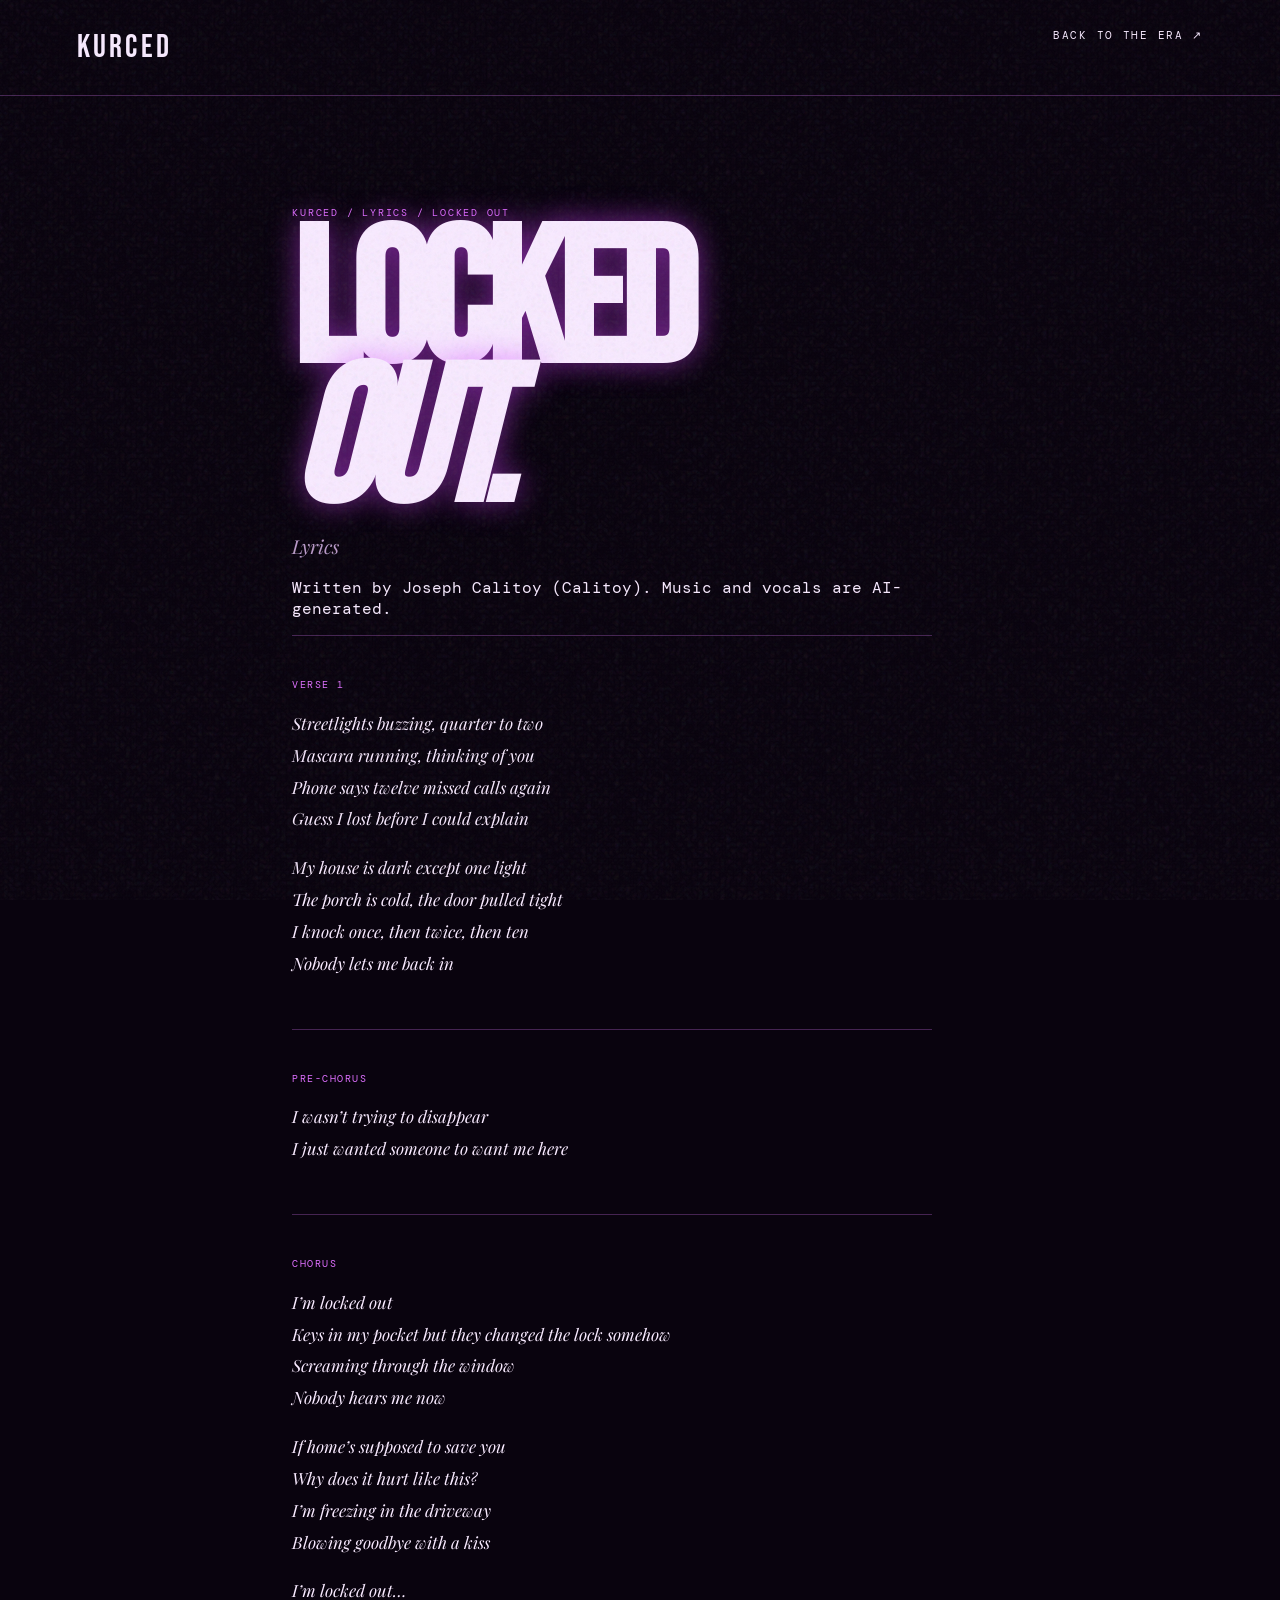
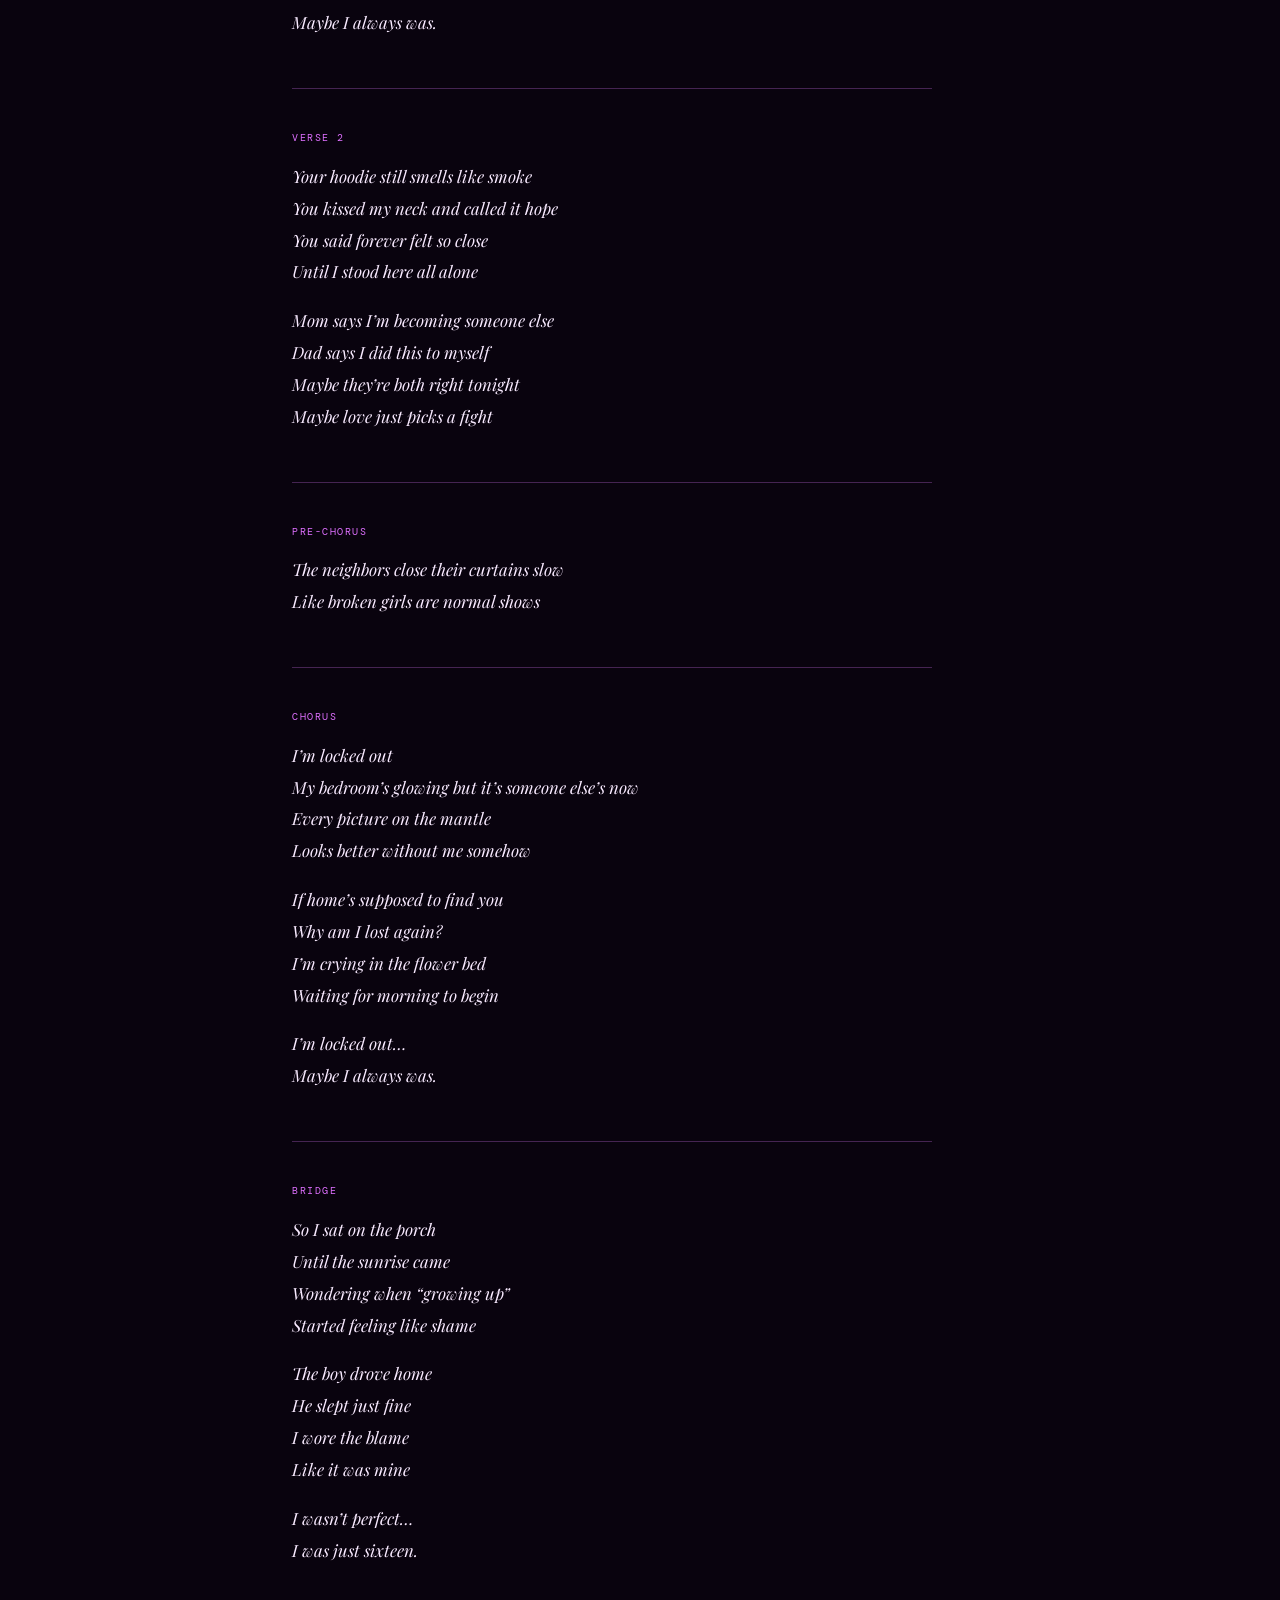
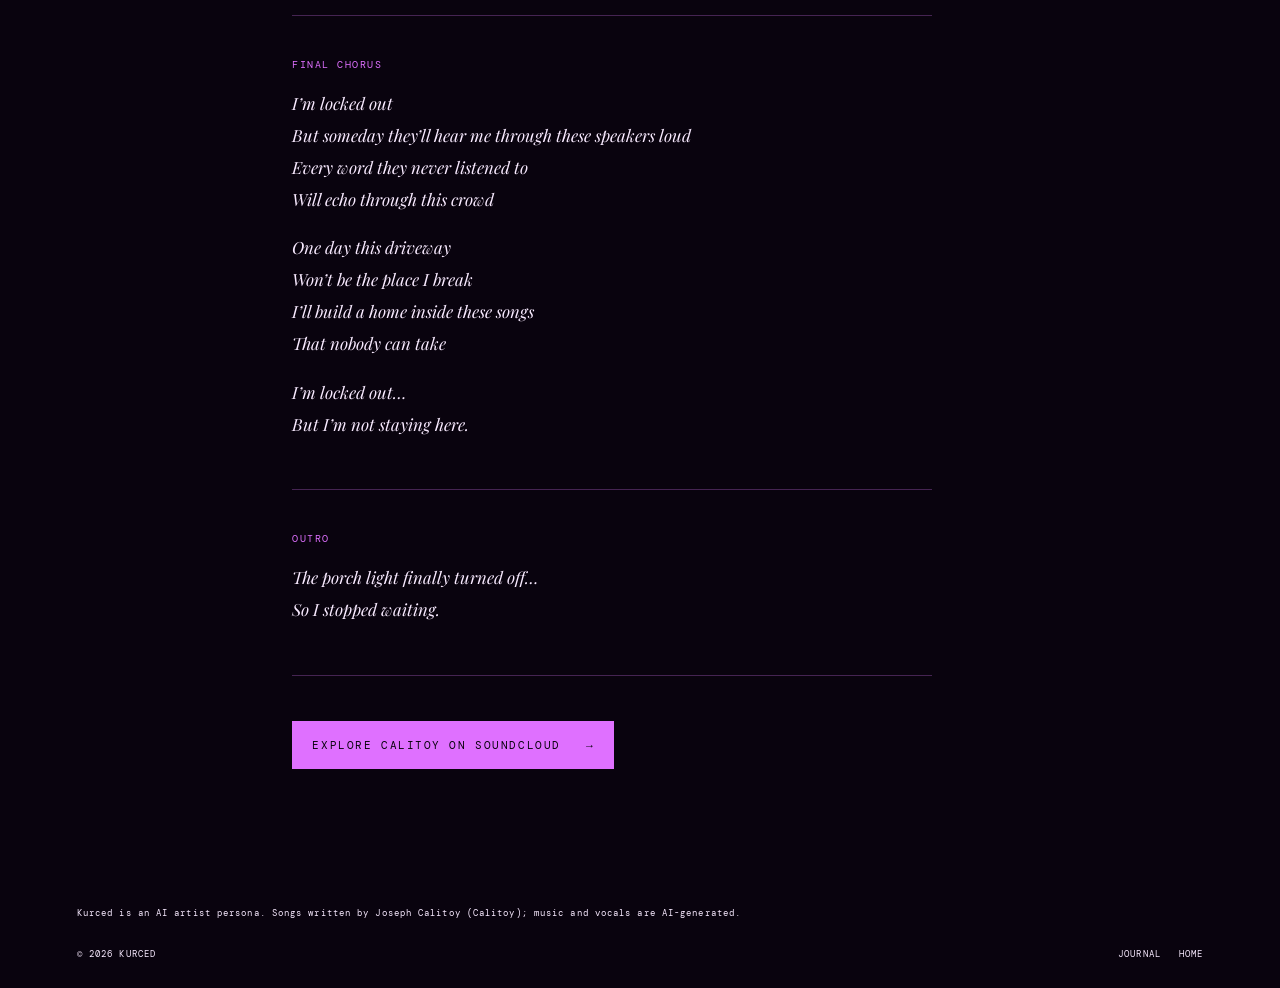
<file: locked-out.html>
<!doctype html>
<html lang="en"><head><meta charset="utf-8"><meta name="viewport" content="width=device-width,initial-scale=1"><meta name="theme-color" content="#09030e"><meta name="description" content="Locked Out by Kurced — lyrics and music discovery. Songs written by Joseph Calitoy (Calitoy); music and vocals are AI-generated."><title>Locked Out — Kurced</title><link rel="preconnect" href="https://fonts.googleapis.com"><link rel="preconnect" href="https://fonts.gstatic.com" crossorigin><link href="https://fonts.googleapis.com/css2?family=Bebas+Neue&family=DM+Mono:wght@400;500&family=Playfair+Display:ital,wght@0,700;1,700&display=swap" rel="stylesheet"><link rel="stylesheet" href="styles.css?v=20261030"></head>
<body><div class="noise"></div><header class="journal-nav"><a class="logo" href="index.html">KURCED</a><a href="index.html#listen">BACK TO THE ERA ↗</a></header><main class="lyrics"><p class="eyebrow">KURCED / LYRICS / LOCKED OUT</p><h1>LOCKED<br><em>OUT.</em></h1><p class="lyrics-subtitle">Lyrics</p><p class="artist-credit">Written by Joseph Calitoy (Calitoy). Music and vocals are AI-generated.</p>
<div class="lyrics-sheet"><section><p class="post-meta">VERSE 1</p><p>Streetlights buzzing, quarter to two<br>Mascara running, thinking of you<br>Phone says twelve missed calls again<br>Guess I lost before I could explain</p><p>My house is dark except one light<br>The porch is cold, the door pulled tight<br>I knock once, then twice, then ten<br>Nobody lets me back in</p></section><section><p class="post-meta">PRE-CHORUS</p><p>I wasn’t trying to disappear<br>I just wanted someone to want me here</p></section><section><p class="post-meta">CHORUS</p><p>I’m locked out<br>Keys in my pocket but they changed the lock somehow<br>Screaming through the window<br>Nobody hears me now</p><p>If home’s supposed to save you<br>Why does it hurt like this?<br>I’m freezing in the driveway<br>Blowing goodbye with a kiss</p><p>I’m locked out…<br>Maybe I always was.</p></section><section><p class="post-meta">VERSE 2</p><p>Your hoodie still smells like smoke<br>You kissed my neck and called it hope<br>You said forever felt so close<br>Until I stood here all alone</p><p>Mom says I’m becoming someone else<br>Dad says I did this to myself<br>Maybe they’re both right tonight<br>Maybe love just picks a fight</p></section><section><p class="post-meta">PRE-CHORUS</p><p>The neighbors close their curtains slow<br>Like broken girls are normal shows</p></section><section><p class="post-meta">CHORUS</p><p>I’m locked out<br>My bedroom’s glowing but it’s someone else’s now<br>Every picture on the mantle<br>Looks better without me somehow</p><p>If home’s supposed to find you<br>Why am I lost again?<br>I’m crying in the flower bed<br>Waiting for morning to begin</p><p>I’m locked out…<br>Maybe I always was.</p></section><section><p class="post-meta">BRIDGE</p><p>So I sat on the porch<br>Until the sunrise came<br>Wondering when “growing up”<br>Started feeling like shame</p><p>The boy drove home<br>He slept just fine<br>I wore the blame<br>Like it was mine</p><p>I wasn’t perfect…<br>I was just sixteen.</p></section><section><p class="post-meta">FINAL CHORUS</p><p>I’m locked out<br>But someday they’ll hear me through these speakers loud<br>Every word they never listened to<br>Will echo through this crowd</p><p>One day this driveway<br>Won’t be the place I break<br>I’ll build a home inside these songs<br>That nobody can take</p><p>I’m locked out…<br>But I’m not staying here.</p></section><section><p class="post-meta">OUTRO</p><p>The porch light finally turned off…<br>So I stopped waiting.</p></section></div><a class="cta" href="https://soundcloud.com/calitoy" target="_blank" rel="noopener noreferrer">EXPLORE CALITOY ON SOUNDCLOUD <b>→</b></a></main><footer><p class="artist-credit">Kurced is an AI artist persona. Songs written by Joseph Calitoy (Calitoy); music and vocals are AI-generated.</p><span>© <span id="year"></span> KURCED</span><nav><a href="journal.html">JOURNAL</a><a href="index.html">HOME</a></nav></footer><script src="script.js?v=20261030"></script>
<script>
document.querySelectorAll('form').forEach(function(form){
  if(form.dataset.wired) return;
  form.dataset.wired='1';
  form.addEventListener('submit',async function(e){
    e.preventDefault();
    var emailInput=form.querySelector('input[type=email]')||form.querySelector('input[name=email]');
    var nameInput=form.querySelector('input[name=name]')||form.querySelector('input[name=first_name]');
    var phoneInput=form.querySelector('input[name=phone]')||form.querySelector('input[type=tel]');
    if(!emailInput||!emailInput.value){alert('Please enter your email.');return;}
    var btn=form.querySelector('button[type=submit]')||form.querySelector('button');
    var origText=btn?btn.textContent:'';
    if(btn){btn.textContent='...';btn.disabled=true;}
    try{
      var r=await fetch('https://email-capture.calitoy.workers.dev',{method:'POST',headers:{'Content-Type':'application/json'},body:JSON.stringify({email:emailInput.value,name:nameInput?nameInput.value:'',phone:phoneInput?phoneInput.value:'',source:'kurced.com'})});
      var d=await r.json();
      if(d.success){form.innerHTML='<p style="text-align:center;padding:20px;font-size:1.1em;color:var(--pink);">You are in. Stay cursed.</p>';}
      else{alert(d.error||'Something went wrong.');if(btn){btn.textContent=origText;btn.disabled=false;}}
    }catch(err){alert('Network error.');if(btn){btn.textContent=origText;btn.disabled=false;}}
  });
});
</script>

</body></html>
</file>
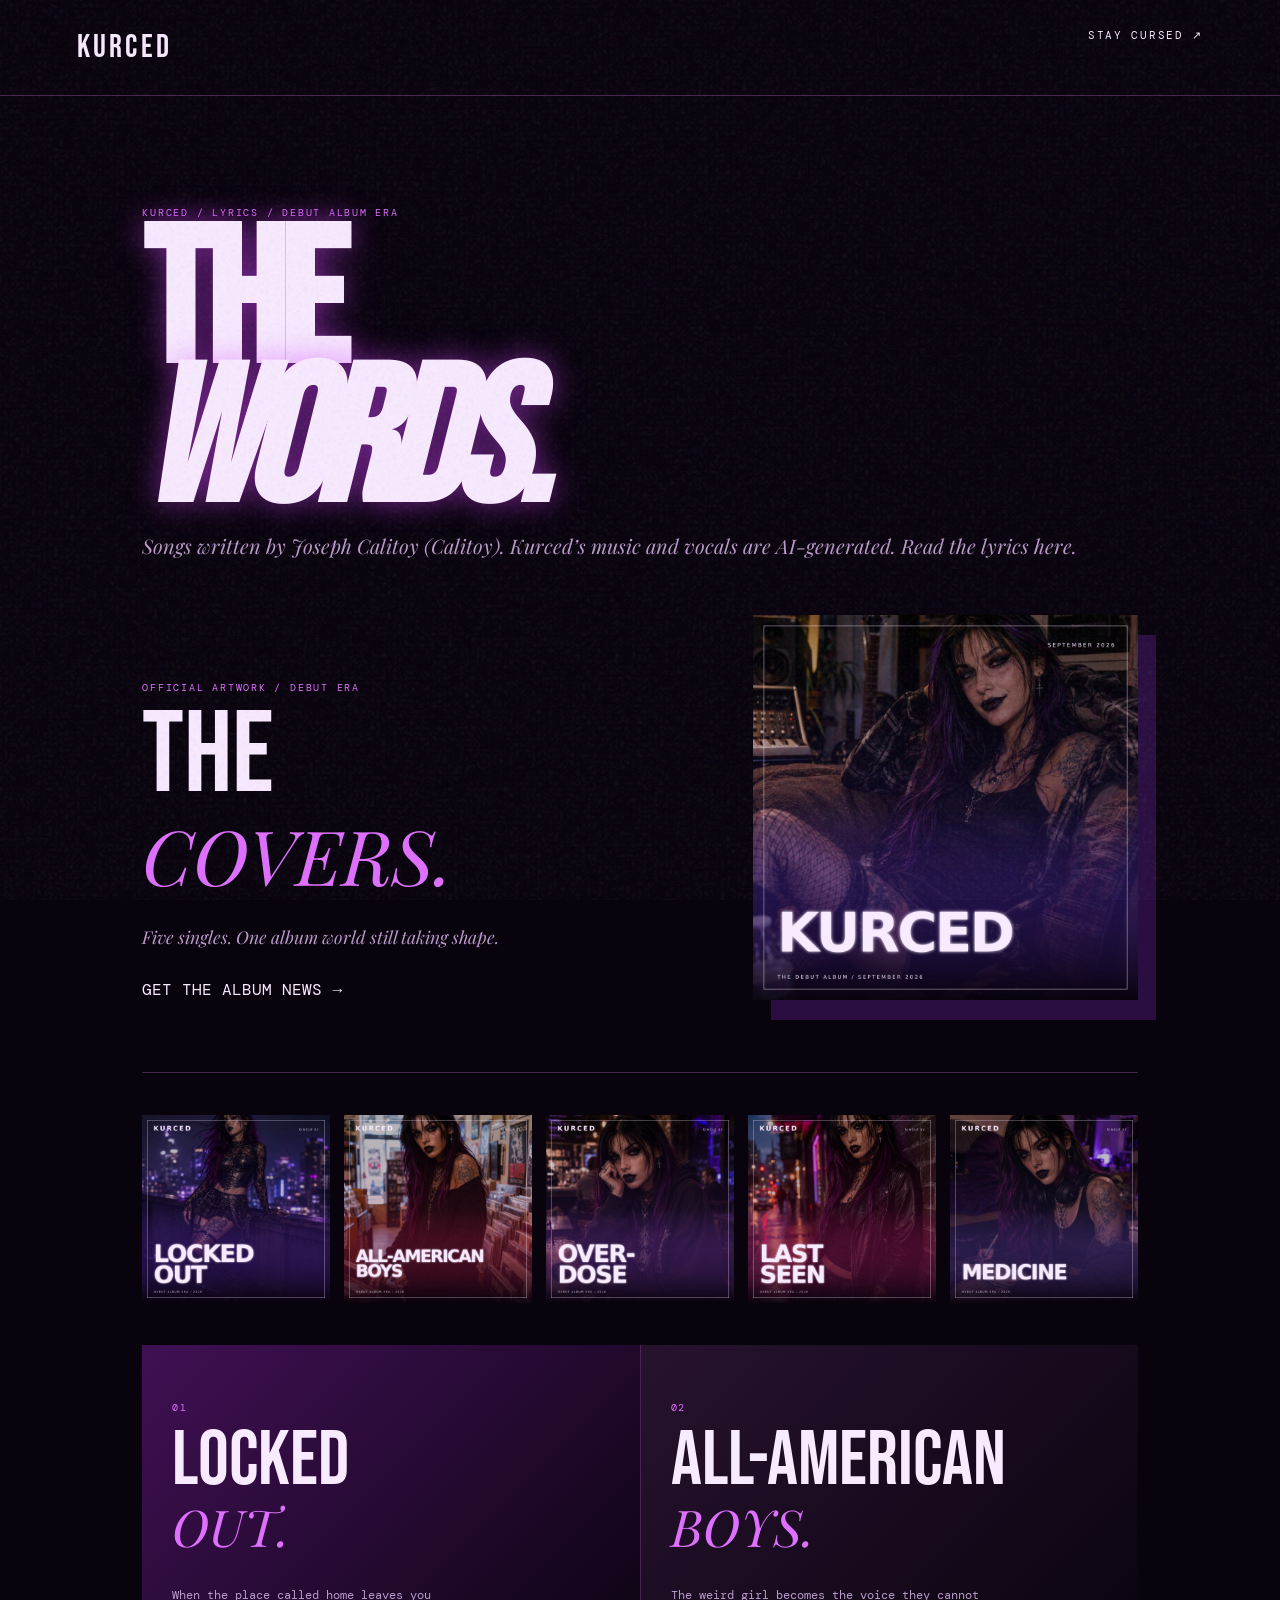
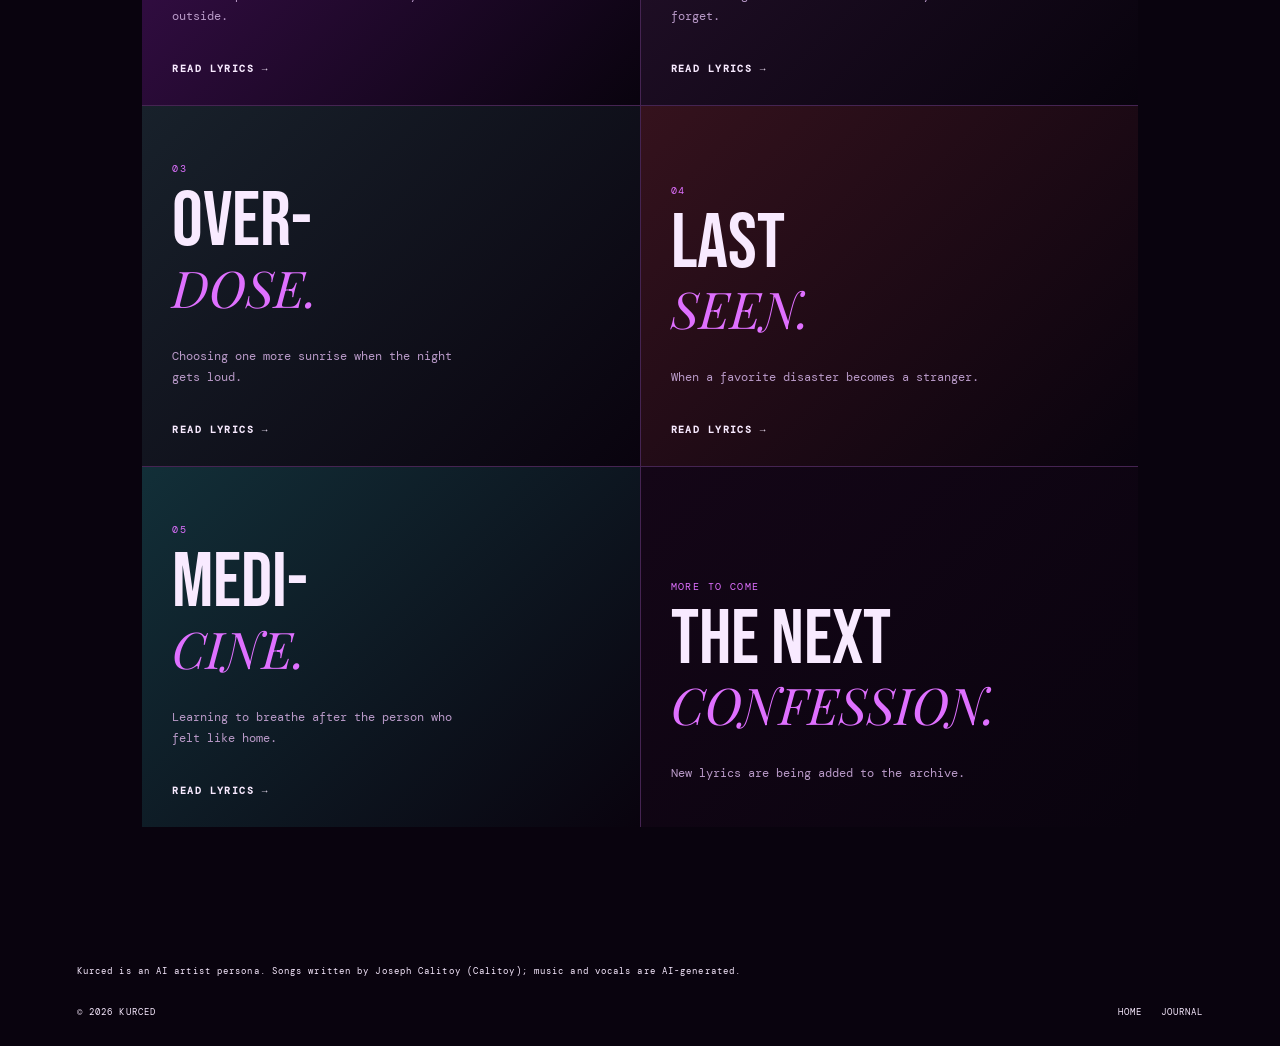
<file: lyrics.html>
<!doctype html><html lang="en"><head><meta charset="utf-8"><meta name="viewport" content="width=device-width,initial-scale=1"><meta name="theme-color" content="#09030e"><meta name="description" content="Kurced lyrics — songs from the debut album era. Songs written by Joseph Calitoy (Calitoy); music and vocals are AI-generated."><title>Lyrics — Kurced</title><link rel="preconnect" href="https://fonts.googleapis.com"><link rel="preconnect" href="https://fonts.gstatic.com" crossorigin><link href="https://fonts.googleapis.com/css2?family=Bebas+Neue&family=DM+Mono:wght@400;500&family=Playfair+Display:ital,wght@0,700;1,700&display=swap" rel="stylesheet"><link rel="stylesheet" href="styles.css?v=20261030"></head><body><div class="noise"></div><header class="journal-nav"><a class="logo" href="index.html">KURCED</a><a href="index.html#updates">STAY CURSED ↗</a></header><main class="track-hub"><p class="eyebrow">KURCED / LYRICS / DEBUT ALBUM ERA</p><h1>THE<br><em>WORDS.</em></h1><p class="track-intro">Songs written by Joseph Calitoy (Calitoy). Kurced’s music and vocals are AI-generated. Read the lyrics here.</p><section class="cover-release" aria-labelledby="cover-title"><div><p class="eyebrow">OFFICIAL ARTWORK / DEBUT ERA</p><h2 id="cover-title">THE<br><em>COVERS.</em></h2><p>Five singles. One album world still taking shape.</p><a class="text-link" href="index.html#updates">GET THE ALBUM NEWS →</a></div><img class="album-cover" src="assets/covers/debut-album.jpg" alt="Kurced debut album-era artwork in violet studio light"></section><div class="single-cover-grid" aria-label="Kurced official single covers"><a href="locked-out.html"><img src="assets/covers/locked-out.jpg" alt="Locked Out single cover by Kurced"></a><a href="all-american-boys.html"><img src="assets/covers/all-american-boys.jpg" alt="All-American Boys single cover by Kurced"></a><a href="overdose.html"><img src="assets/covers/overdose.jpg" alt="Overdose single cover by Kurced"></a><a href="last-seen.html"><img src="assets/covers/last-seen.jpg" alt="Last Seen single cover by Kurced"></a><a href="medicine.html"><img src="assets/covers/medicine.jpg" alt="Medicine single cover by Kurced"></a></div><div class="track-grid"><a class="track-card track-card--locked" href="locked-out.html"><span>01</span><h2>LOCKED<br><em>OUT.</em></h2><p>When the place called home leaves you outside.</p><b>READ LYRICS →</b></a><a class="track-card track-card--boys" href="all-american-boys.html"><span>02</span><h2>ALL-AMERICAN<br><em>BOYS.</em></h2><p>The weird girl becomes the voice they cannot forget.</p><b>READ LYRICS →</b></a><a class="track-card track-card--overdose" href="overdose.html"><span>03</span><h2>OVER-<br><em>DOSE.</em></h2><p>Choosing one more sunrise when the night gets loud.</p><b>READ LYRICS →</b></a><a class="track-card track-card--seen" href="last-seen.html"><span>04</span><h2>LAST<br><em>SEEN.</em></h2><p>When a favorite disaster becomes a stranger.</p><b>READ LYRICS →</b></a><a class="track-card track-card--medicine" href="medicine.html"><span>05</span><h2>MEDI-<br><em>CINE.</em></h2><p>Learning to breathe after the person who felt like home.</p><b>READ LYRICS →</b></a><div class="track-card track-card--soon"><span>MORE TO COME</span><h2>THE NEXT<br><em>CONFESSION.</em></h2><p>New lyrics are being added to the archive.</p></div></div></main><footer><p class="artist-credit">Kurced is an AI artist persona. Songs written by Joseph Calitoy (Calitoy); music and vocals are AI-generated.</p><span>© <span id="year"></span> KURCED</span><nav><a href="index.html">HOME</a><a href="journal.html">JOURNAL</a></nav></footer><script src="script.js?v=20261030"></script>
<script>
document.querySelectorAll('form').forEach(function(form){
  if(form.dataset.wired) return;
  form.dataset.wired='1';
  form.addEventListener('submit',async function(e){
    e.preventDefault();
    var emailInput=form.querySelector('input[type=email]')||form.querySelector('input[name=email]');
    var nameInput=form.querySelector('input[name=name]')||form.querySelector('input[name=first_name]');
    var phoneInput=form.querySelector('input[name=phone]')||form.querySelector('input[type=tel]');
    if(!emailInput||!emailInput.value){alert('Please enter your email.');return;}
    var btn=form.querySelector('button[type=submit]')||form.querySelector('button');
    var origText=btn?btn.textContent:'';
    if(btn){btn.textContent='...';btn.disabled=true;}
    try{
      var r=await fetch('https://email-capture.calitoy.workers.dev',{method:'POST',headers:{'Content-Type':'application/json'},body:JSON.stringify({email:emailInput.value,name:nameInput?nameInput.value:'',phone:phoneInput?phoneInput.value:'',source:'kurced.com'})});
      var d=await r.json();
      if(d.success){form.innerHTML='<p style="text-align:center;padding:20px;font-size:1.1em;color:var(--pink);">You are in. Stay cursed.</p>';}
      else{alert(d.error||'Something went wrong.');if(btn){btn.textContent=origText;btn.disabled=false;}}
    }catch(err){alert('Network error.');if(btn){btn.textContent=origText;btn.disabled=false;}}
  });
});
</script>

</body></html>
</file>
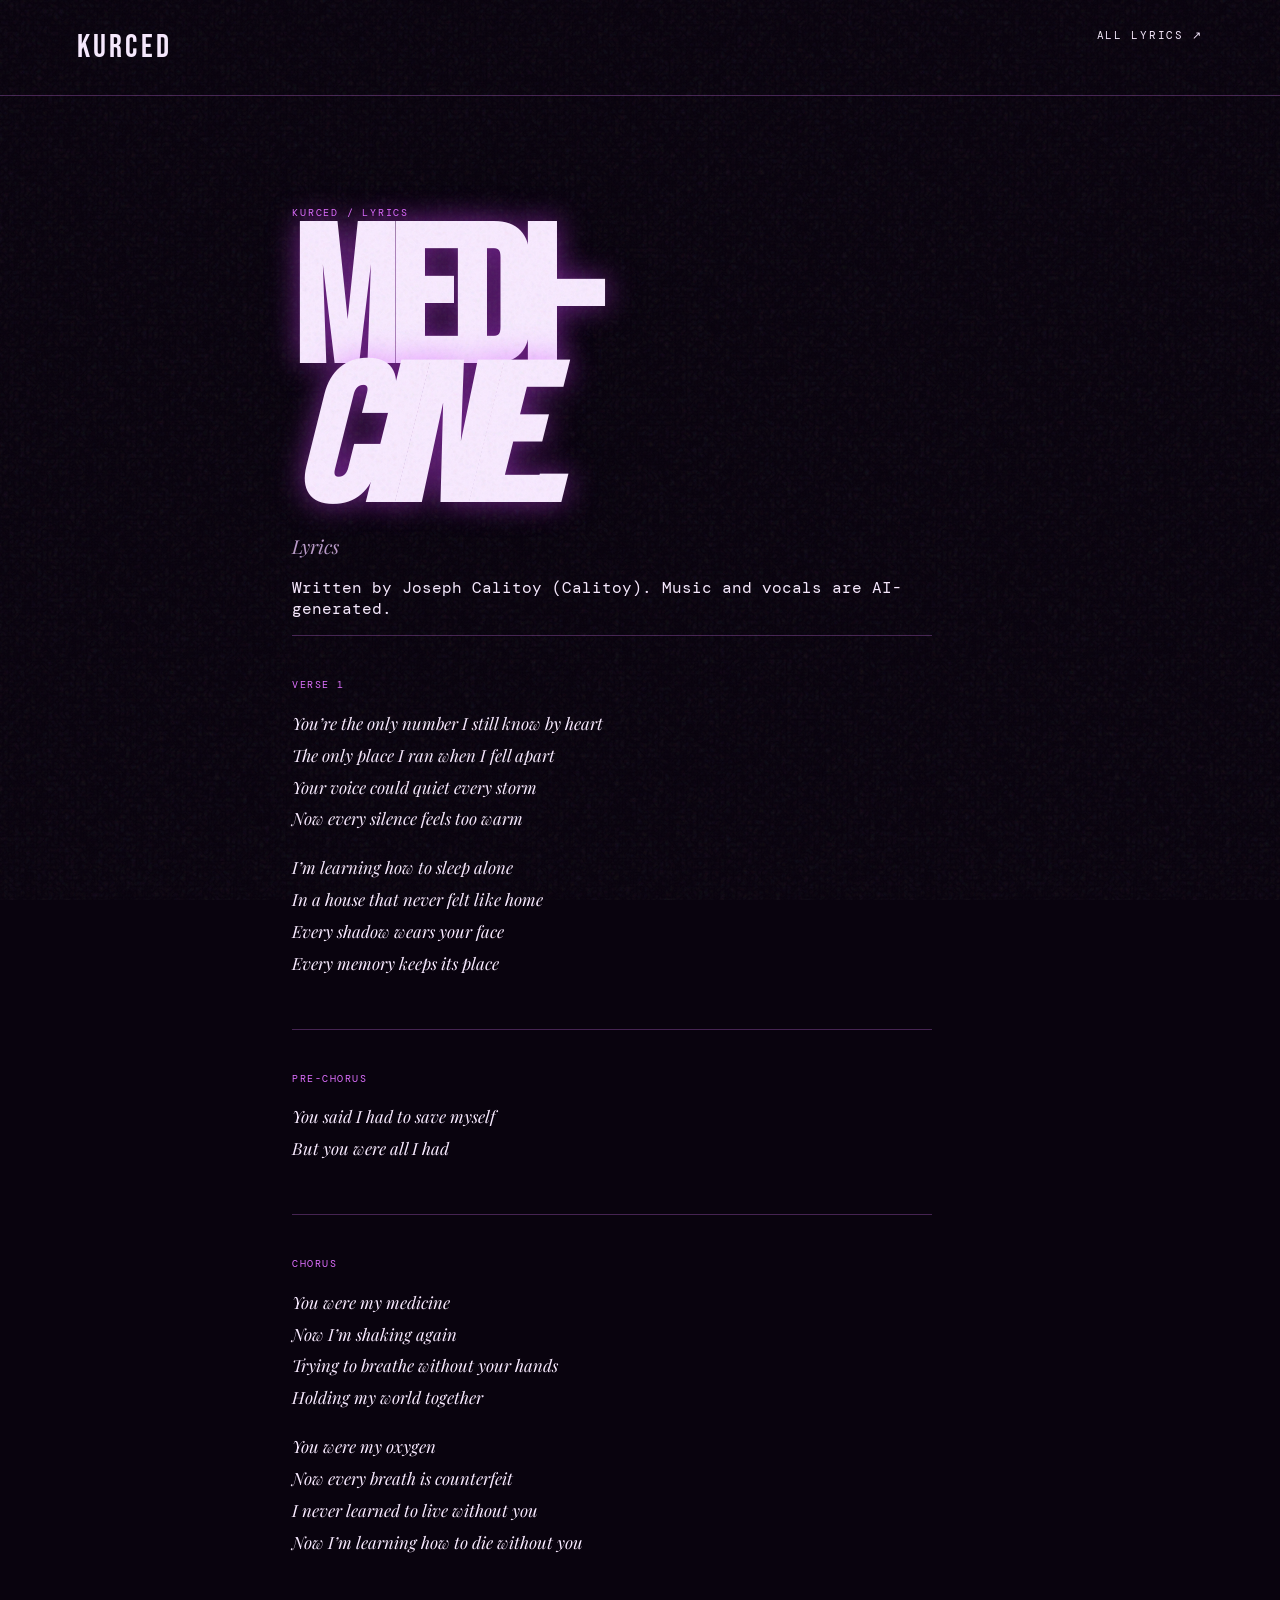
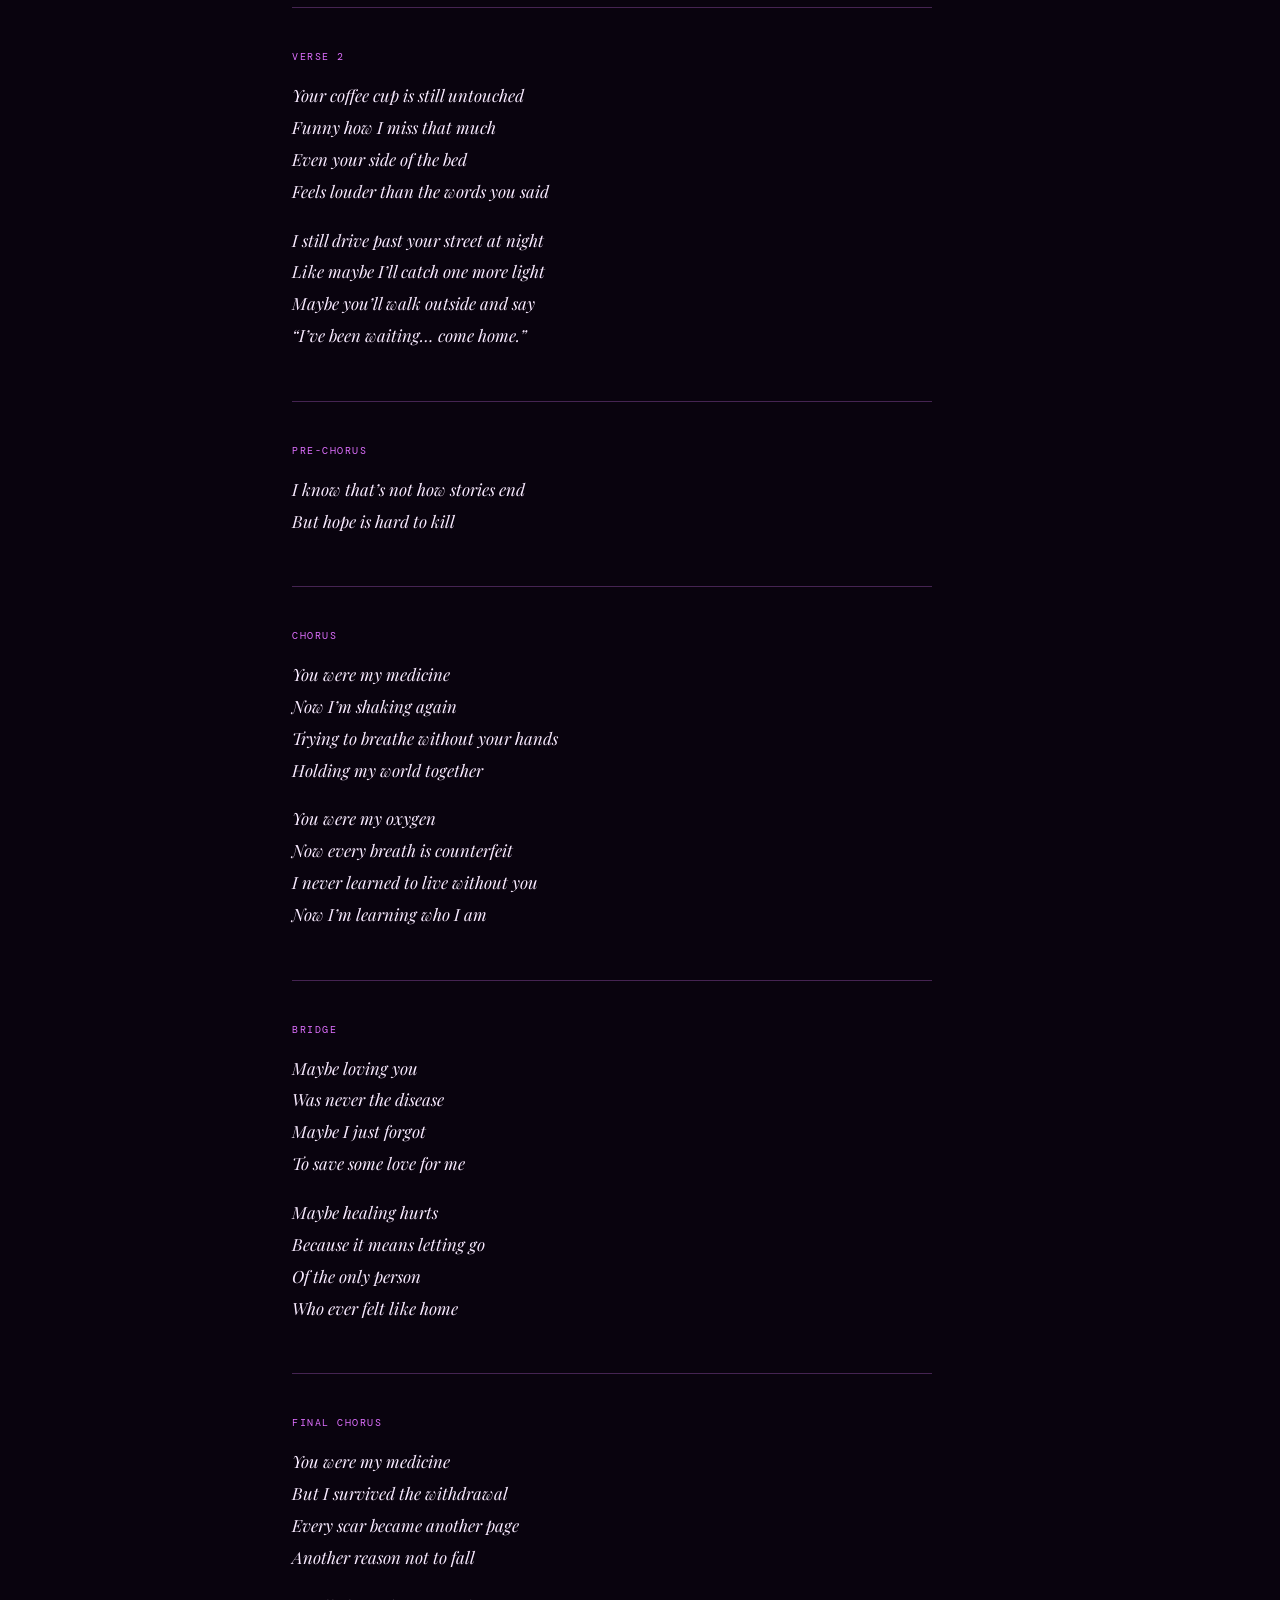
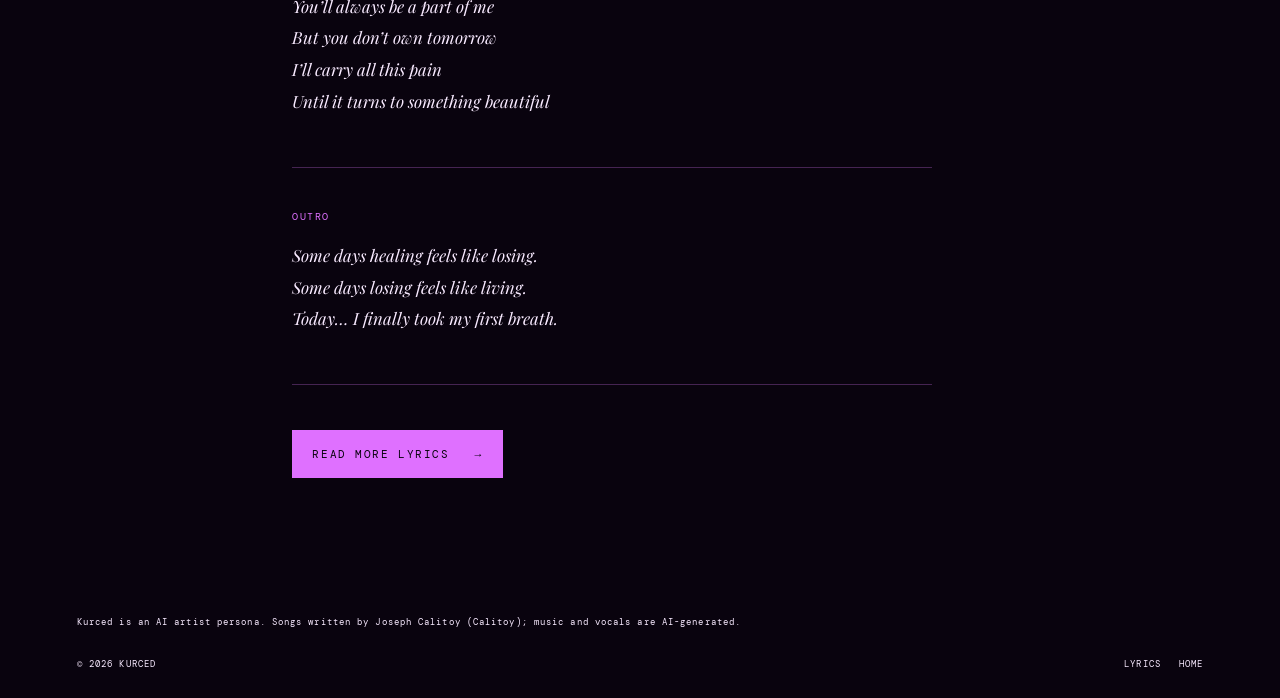
<file: medicine.html>
<!doctype html><html lang="en"><head><meta charset="utf-8"><meta name="viewport" content="width=device-width,initial-scale=1"><meta name="theme-color" content="#09030e"><meta name="description" content="Medicine by Kurced — lyric page. Songs written by Joseph Calitoy (Calitoy); music and vocals are AI-generated."><title>Medicine — Kurced</title><link rel="preconnect" href="https://fonts.googleapis.com"><link rel="preconnect" href="https://fonts.gstatic.com" crossorigin><link href="https://fonts.googleapis.com/css2?family=Bebas+Neue&family=DM+Mono:wght@400;500&family=Playfair+Display:ital,wght@0,700;1,700&display=swap" rel="stylesheet"><link rel="stylesheet" href="styles.css?v=20261030"></head><body><div class="noise"></div><header class="journal-nav"><a class="logo" href="index.html">KURCED</a><a href="lyrics.html">ALL LYRICS ↗</a></header><main class="lyrics"><p class="eyebrow">KURCED / LYRICS</p><h1>MEDI-<br><em>CINE.</em></h1><p class="lyrics-subtitle">Lyrics</p><p class="artist-credit">Written by Joseph Calitoy (Calitoy). Music and vocals are AI-generated.</p><div class="lyrics-sheet"><section><p class="post-meta">VERSE 1</p><p>You’re the only number I still know by heart<br>The only place I ran when I fell apart<br>Your voice could quiet every storm<br>Now every silence feels too warm</p><p>I’m learning how to sleep alone<br>In a house that never felt like home<br>Every shadow wears your face<br>Every memory keeps its place</p></section><section><p class="post-meta">PRE-CHORUS</p><p>You said I had to save myself<br>But you were all I had</p></section><section><p class="post-meta">CHORUS</p><p>You were my medicine<br>Now I’m shaking again<br>Trying to breathe without your hands<br>Holding my world together</p><p>You were my oxygen<br>Now every breath is counterfeit<br>I never learned to live without you<br>Now I’m learning how to die without you</p></section><section><p class="post-meta">VERSE 2</p><p>Your coffee cup is still untouched<br>Funny how I miss that much<br>Even your side of the bed<br>Feels louder than the words you said</p><p>I still drive past your street at night<br>Like maybe I’ll catch one more light<br>Maybe you’ll walk outside and say<br>“I’ve been waiting… come home.”</p></section><section><p class="post-meta">PRE-CHORUS</p><p>I know that’s not how stories end<br>But hope is hard to kill</p></section><section><p class="post-meta">CHORUS</p><p>You were my medicine<br>Now I’m shaking again<br>Trying to breathe without your hands<br>Holding my world together</p><p>You were my oxygen<br>Now every breath is counterfeit<br>I never learned to live without you<br>Now I’m learning who I am</p></section><section><p class="post-meta">BRIDGE</p><p>Maybe loving you<br>Was never the disease<br>Maybe I just forgot<br>To save some love for me</p><p>Maybe healing hurts<br>Because it means letting go<br>Of the only person<br>Who ever felt like home</p></section><section><p class="post-meta">FINAL CHORUS</p><p>You were my medicine<br>But I survived the withdrawal<br>Every scar became another page<br>Another reason not to fall</p><p>You’ll always be a part of me<br>But you don’t own tomorrow<br>I’ll carry all this pain<br>Until it turns to something beautiful</p></section><section><p class="post-meta">OUTRO</p><p>Some days healing feels like losing.<br>Some days losing feels like living.<br>Today… I finally took my first breath.</p></section></div><a class="cta" href="lyrics.html">READ MORE LYRICS <b>→</b></a></main><footer><p class="artist-credit">Kurced is an AI artist persona. Songs written by Joseph Calitoy (Calitoy); music and vocals are AI-generated.</p><span>© <span id="year"></span> KURCED</span><nav><a href="lyrics.html">LYRICS</a><a href="index.html">HOME</a></nav></footer><script src="script.js?v=20261030"></script>
<script>
document.querySelectorAll('form').forEach(function(form){
  if(form.dataset.wired) return;
  form.dataset.wired='1';
  form.addEventListener('submit',async function(e){
    e.preventDefault();
    var emailInput=form.querySelector('input[type=email]')||form.querySelector('input[name=email]');
    var nameInput=form.querySelector('input[name=name]')||form.querySelector('input[name=first_name]');
    var phoneInput=form.querySelector('input[name=phone]')||form.querySelector('input[type=tel]');
    if(!emailInput||!emailInput.value){alert('Please enter your email.');return;}
    var btn=form.querySelector('button[type=submit]')||form.querySelector('button');
    var origText=btn?btn.textContent:'';
    if(btn){btn.textContent='...';btn.disabled=true;}
    try{
      var r=await fetch('https://email-capture.calitoy.workers.dev',{method:'POST',headers:{'Content-Type':'application/json'},body:JSON.stringify({email:emailInput.value,name:nameInput?nameInput.value:'',phone:phoneInput?phoneInput.value:'',source:'kurced.com'})});
      var d=await r.json();
      if(d.success){form.innerHTML='<p style="text-align:center;padding:20px;font-size:1.1em;color:var(--pink);">You are in. Stay cursed.</p>';}
      else{alert(d.error||'Something went wrong.');if(btn){btn.textContent=origText;btn.disabled=false;}}
    }catch(err){alert('Network error.');if(btn){btn.textContent=origText;btn.disabled=false;}}
  });
});
</script>

</body></html>
</file>
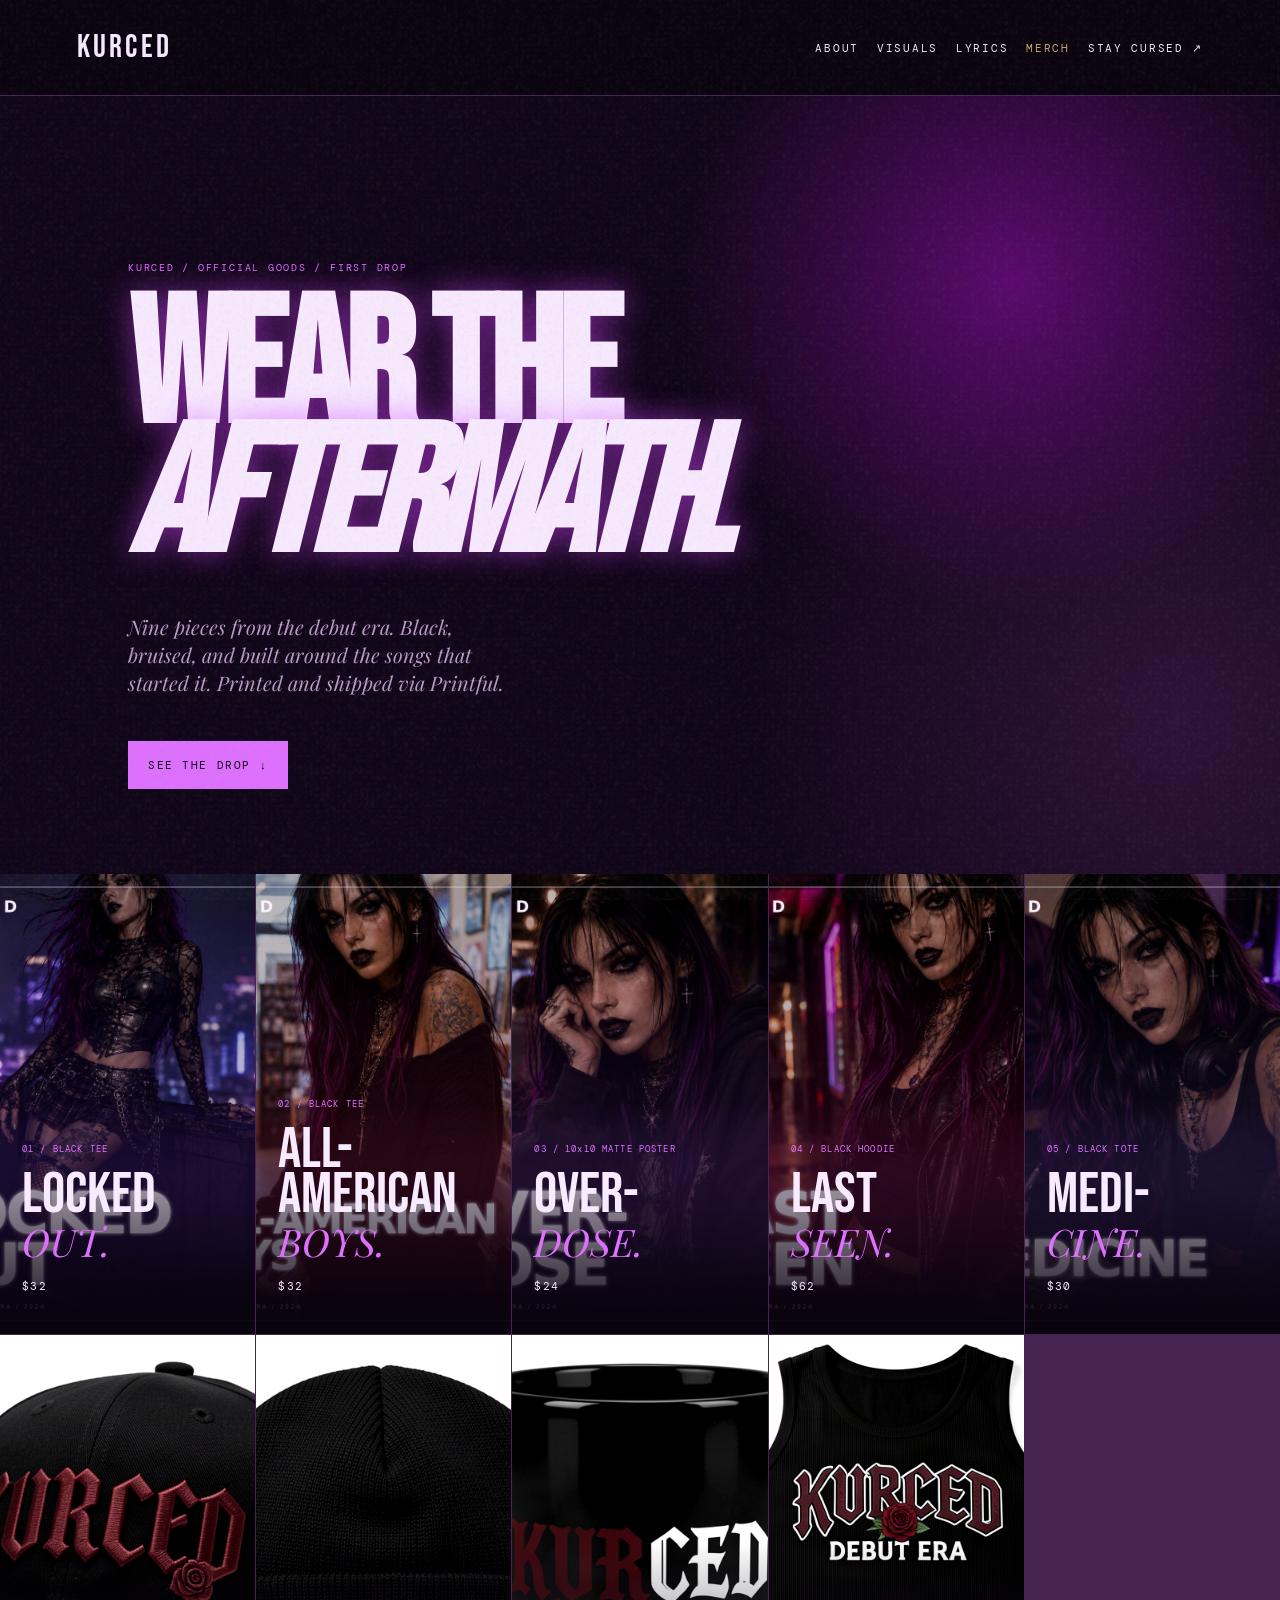
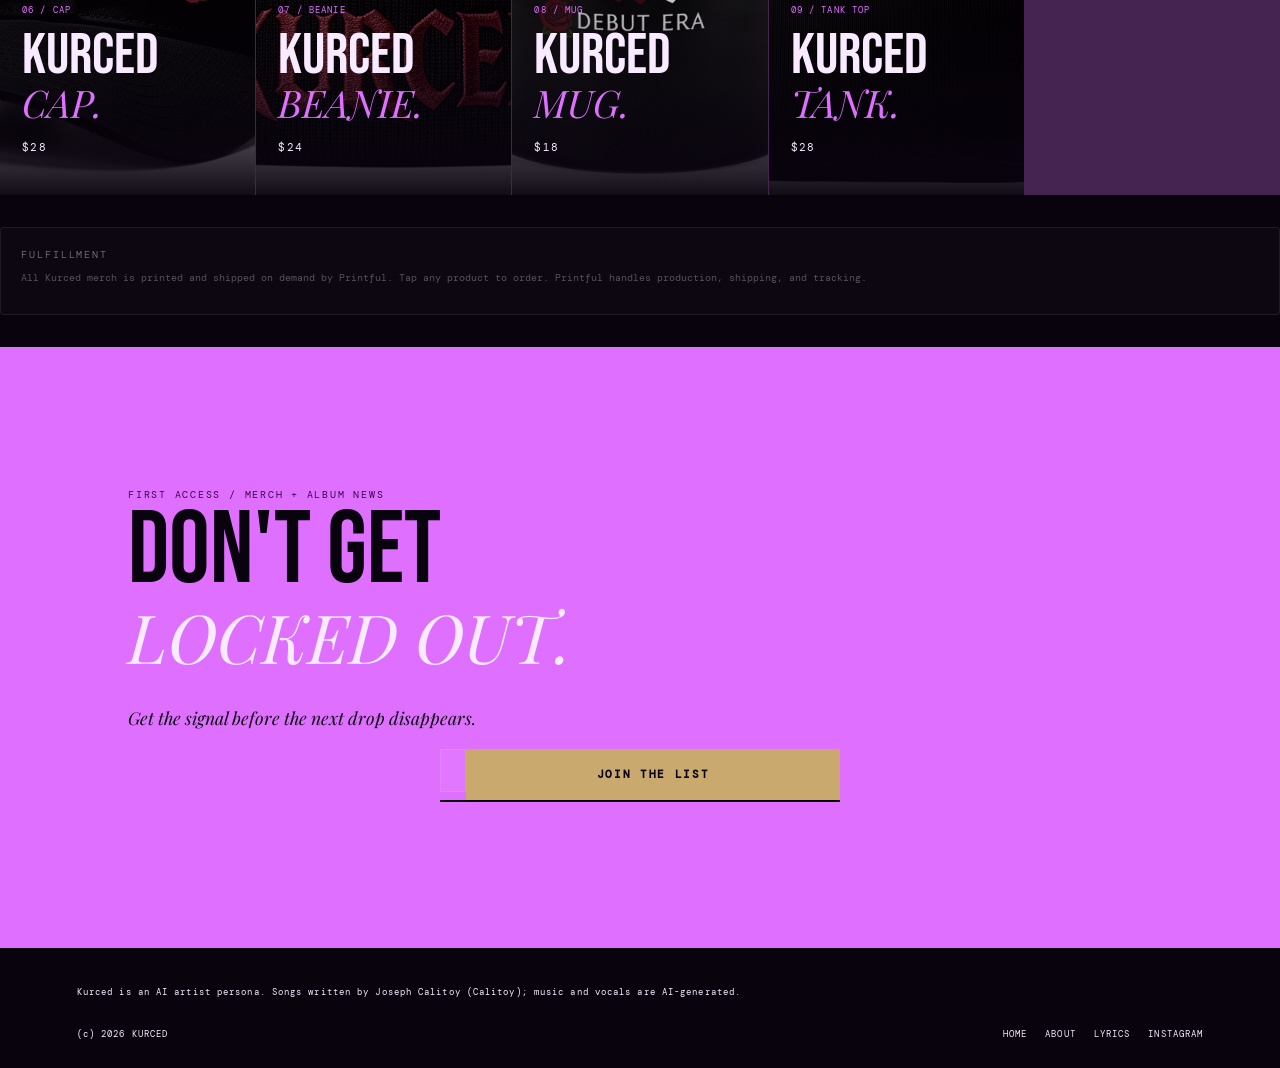
<file: merch.html>
<!doctype html>
<html lang="en"><head><meta charset="utf-8"><meta name="viewport" content="width=device-width,initial-scale=1"><meta name="theme-color" content="#09030e"><meta name="description" content="Kurced official merch. The first drop from the debut album era. Buy with Stripe, Cash App, or Venmo. Printful fulfillment."><title>Merch — Kurced</title><link rel="preconnect" href="https://fonts.googleapis.com"><link rel="preconnect" href="https://fonts.gstatic.com" crossorigin><link href="https://fonts.googleapis.com/css2?family=Bebas+Neue&family=DM+Mono:wght@400;500&family=Playfair+Display:ital,wght@0,700;1,700&display=swap" rel="stylesheet"><link rel="stylesheet" href="styles.css?v=20261030"><meta property="og:title" content="Kurced Merch — The First Drop"><meta property="og:description" content="Official Kurced goods from the debut era. Printful fulfilled."><meta property="og:type" content="website"><meta name="twitter:card" content="summary"><script type="application/ld+json">{"@context":"https://schema.org","@type":"Store","name":"Kurced Merch","description":"Official Kurced merchandise from the debut album era","url":"https://kurced.com/merch.html","priceRange":"$24-$62","paymentAccepted":"Stripe (Printful fulfilled)"}</script><style>
.size-selector{display:flex;gap:6px;flex-wrap:wrap;margin:12px 0}
.size-btn{font-family:DM Mono,monospace;font-size:0.7rem;font-weight:600;padding:8px 14px;background:rgba(255,255,255,0.05);border:1px solid rgba(255,255,255,0.1);color:rgba(255,255,255,0.6);cursor:pointer;border-radius:2px;transition:all 0.2s}
.size-btn:hover{border-color:rgba(201,169,110,0.5);color:#c9a96e}
.size-btn.active{background:#c9a96e;color:#09030e;border-color:#c9a96e}
.pay-section{margin:32px 0;padding:20px;border:1px solid rgba(255,255,255,0.08);border-radius:4px;background:rgba(255,255,255,0.02)}
.pay-label{font-family:DM Mono,monospace;font-size:0.6rem;letter-spacing:0.2em;text-transform:uppercase;color:rgba(255,255,255,0.4);margin-bottom:10px}
.pay-row{display:flex;flex-wrap:wrap;gap:8px}
.pay-chip{font-family:DM Sans,sans-serif;font-size:0.7rem;font-weight:600;letter-spacing:0.05em;color:rgba(255,255,255,0.7);background:rgba(255,255,255,0.05);border:1px solid rgba(255,255,255,0.1);padding:10px 18px;cursor:pointer;text-decoration:none;white-space:nowrap;flex-shrink:0;transition:all 0.2s;border-radius:2px}
.pay-chip:hover{border-color:#c9a96e;color:#c9a96e}
.pay-chip.stripe{background:#c9a96e;color:#09030e;border-color:#c9a96e;font-weight:700}
.pay-chip.stripe:hover{background:#8a7449}
.modal-overlay{position:fixed;inset:0;background:rgba(0,0,0,0.85);z-index:9999;display:flex;align-items:center;justify-content:center;padding:20px}
.modal-card{background:#0d0810;border:1px solid rgba(201,169,110,0.2);border-radius:8px;max-width:500px;width:100%;padding:28px;max-height:90vh;overflow-y:auto}
.modal-card h3{font-family:Playfair Display,serif;font-size:1.4rem;margin-bottom:8px}
.modal-card .price{font-family:DM Mono,monospace;font-size:1.8rem;color:#c9a96e;margin-bottom:16px}
.modal-card p{color:rgba(255,255,255,0.6);font-size:0.85rem;line-height:1.5;margin-bottom:16px}
.modal-card .details{border-top:1px solid rgba(255,255,255,0.05);padding-top:12px;margin-bottom:16px;font-size:0.8rem;color:rgba(255,255,255,0.5)}
.modal-card .details strong{color:#c9a96e}
.close-btn{float:right;color:rgba(255,255,255,0.4);background:none;border:none;font-size:1.5rem;cursor:pointer}
.fulfill-note{font-size:0.6rem;color:rgba(255,255,255,0.3);margin-top:12px;padding:8px;border:1px solid rgba(255,255,255,0.05);border-radius:2px}
.fulfill-note a{color:#c9a96e;text-decoration:none}
.product-card{cursor:pointer;transition:transform 0.3s}
.product-card:hover{transform:translateY(-4px)}
.product-card .buy-hint{font-family:DM Mono,monospace;font-size:0.6rem;color:#c9a96e;letter-spacing:0.15em;text-transform:uppercase;margin-top:6px;opacity:0;transition:opacity 0.2s}
.product-card:hover .buy-hint{opacity:1}
@media(max-width:768px){.pay-row{justify-content:center}}
</style></head>
<body><div class="noise"></div>
<header class="journal-nav"><a class="logo" href="index.html">KURCED</a><nav><a href="about.html">ABOUT</a><a href="visuals.html">VISUALS</a><a href="lyrics.html">LYRICS</a><a href="merch.html" style="color:#c9a96e">MERCH</a><a href="index.html#updates">STAY CURSED ↗</a></nav></header>
<main class="merch-page">
<section class="merch-hero"><p class="eyebrow">KURCED / OFFICIAL GOODS / FIRST DROP</p><h1>WEAR THE<br><em>AFTERMATH.</em></h1><p>Nine pieces from the debut era. Black, bruised, and built around the songs that started it. Printed and shipped via Printful.</p><a class="cta" href="#drop">SEE THE DROP ↓</a></section>
<section class="product-grid" id="drop">
<article class="product-card" onclick="openProduct('Locked Out','Black Tee','$32','assets/covers/locked-out.jpg','Locked Out from the debut era. Black cotton tee with Kurced cover art print. Unisex sizing. Printed and shipped by Printful.','price_1U4xwrISCKHDtOuFf9uj4gR5','kurced',[[5413729248,'S'],[5413729249,'M'],[5413729250,'L'],[5413729251,'XL'],[5413729252,'2XL']])"><img src="assets/covers/locked-out.jpg" alt="Locked Out"><div><span>01 / BLACK TEE</span><h2>LOCKED<br><em>OUT.</em></h2><p>$32</p><div class="buy-hint">TAP TO BUY</div></div></article>
<article class="product-card" onclick="openProduct('All-American Boys','Black Tee','$32','assets/covers/all-american-boys.jpg','All-American Boys from the debut era. Black cotton tee with Kurced cover art print. Unisex sizing. Printed and shipped by Printful.','price_1U4xwrISCKHDtOuFwJP3dlNz','kurced',[[5413729253,'S'],[5413729254,'M'],[5413729255,'L'],[5413729256,'XL'],[5413729257,'2XL']])"><img src="assets/covers/all-american-boys.jpg" alt="All-American Boys"><div><span>02 / BLACK TEE</span><h2>ALL-AMERICAN<br><em>BOYS.</em></h2><p>$32</p><div class="buy-hint">TAP TO BUY</div></div></article>
<article class="product-card" onclick="openProduct('Overdose','10x10 Matte Poster','$24','assets/covers/overdose.jpg','Overdose from the debut era. 10x10 matte poster print with Kurced cover art. Frame-ready. Printed and shipped by Printful.','price_1U4xwsISCKHDtOuFD4VzB0UD','kurced',[[5413729261,'10x10']])"><img src="assets/covers/overdose.jpg" alt="Overdose"><div><span>03 / 10x10 MATTE POSTER</span><h2>OVER-<br><em>DOSE.</em></h2><p>$24</p><div class="buy-hint">TAP TO BUY</div></div></article>
<article class="product-card" onclick="openProduct('Last Seen','Black Hoodie','$62','assets/covers/last-seen.jpg','Last Seen from the debut era. Black heavyweight hoodie with Kurced cover art. Unisex sizing. Printed and shipped by Printful.','price_1U4xwsISCKHDtOuFbnReedWh','kurced',[[5413729265,'S'],[5413729266,'M'],[5413729267,'L'],[5413729268,'XL'],[5413729269,'2XL']])"><img src="assets/covers/last-seen.jpg" alt="Last Seen"><div><span>04 / BLACK HOODIE</span><h2>LAST<br><em>SEEN.</em></h2><p>$62</p><div class="buy-hint">TAP TO BUY</div></div></article>
<article class="product-card" onclick="openProduct('Medicine','Black Tote','$30','assets/covers/medicine.jpg','Medicine from the debut era. Black canvas tote with Kurced cover art print. One size. Printed and shipped by Printful.','price_1U4xwsISCKHDtOuFgCWSJ5d5','kurced',[[5413729270,'One size']])"><img src="assets/covers/medicine.jpg" alt="Medicine"><div><span>05 / BLACK TOTE</span><h2>MEDI-<br><em>CINE.</em></h2><p>$30</p><div class="buy-hint">TAP TO BUY</div></div></article>
<article class="product-card" onclick="openProduct('Kurced Cap','Embroidered Cap','$28','assets/covers/kurced-cap.jpg','Black cap with embroidered Kurced logo. Adjustable. Printed and shipped by Printful.','price_1UBYuhISCKHDtOuFh27ZWtNV','kurced',[[-1,'One Size']])"><img src="assets/covers/kurced-cap.jpg" alt="Kurced Cap"><div><span>06 / CAP</span><h2>KURCED<br><em>CAP.</em></h2><p>$28</p><div class="buy-hint">TAP TO BUY</div></div></article>
<article class="product-card" onclick="openProduct('Kurced Beanie','Embroidered Beanie','$24','assets/covers/kurced-beanie.jpg','Black beanie with embroidered Kurced logo. One size. Printed and shipped by Printful.','price_1UBYuhISCKHDtOuFSCkntQ0y','kurced',[[-1,'One Size']])"><img src="assets/covers/kurced-beanie.jpg" alt="Kurced Beanie"><div><span>07 / BEANIE</span><h2>KURCED<br><em>BEANIE.</em></h2><p>$24</p><div class="buy-hint">TAP TO BUY</div></div></article>
<article class="product-card" onclick="openProduct('Kurced Mug','Ceramic Mug','$18','assets/covers/kurced-mug.jpg','White ceramic mug with Kurced album art. 11oz. Printed and shipped by Printful.','price_1UBYukISCKHDtOuFFdbyagm9','kurced',[[-1,'11oz']])"><img src="assets/covers/kurced-mug.jpg" alt="Kurced Mug"><div><span>08 / MUG</span><h2>KURCED<br><em>MUG.</em></h2><p>$18</p><div class="buy-hint">TAP TO BUY</div></div></article>
<article class="product-card" onclick="openProduct('Kurced Tank','Black Tank Top','$28','assets/covers/kurced-tank.jpg','Black tank top with Kurced debut album art. Unisex sizing. Printed and shipped by Printful.','price_1UBYulISCKHDtOuF6eWecCoC','kurced',[[-1,'S'],[-2,'M'],[-3,'L'],[-4,'XL'],[-5,'2XL']])"><img src="assets/covers/kurced-tank.jpg" alt="Kurced Tank"><div><span>09 / TANK TOP</span><h2>KURCED<br><em>TANK.</em></h2><p>$28</p><div class="buy-hint">TAP TO BUY</div></div></article>
</section>
<div class="pay-section"><div class="pay-label">FULFILLMENT</div><p style="font-size:0.65rem;color:rgba(255,255,255,0.3);margin-top:8px">All Kurced merch is printed and shipped on demand by Printful. Tap any product to order. Printful handles production, shipping, and tracking.</p></div>
<section class="merch-cta"><p class="eyebrow">FIRST ACCESS / MERCH + ALBUM NEWS</p><h2>DON'T GET<br><em>LOCKED OUT.</em></h2><p>Get the signal before the next drop disappears.</p><form onsubmit="return false" style="max-width:400px;margin:1rem auto"><input type="email" placeholder="you@example.com" required style="width:100%;padding:12px;background:rgba(255,255,255,0.05);border:1px solid rgba(255,255,255,0.1);color:#fff;font-family:DM Mono,monospace;font-size:0.8rem;margin-bottom:8px"><button type="submit" style="width:100%;padding:12px;background:#c9a96e;color:#09030e;font-family:DM Mono,monospace;font-size:0.7rem;font-weight:700;letter-spacing:0.15em;text-transform:uppercase;border:none;cursor:pointer">JOIN THE LIST</button></form></section>
</main>
<footer><p class="artist-credit">Kurced is an AI artist persona. Songs written by Joseph Calitoy (Calitoy); music and vocals are AI-generated.</p><span>(c) <span id="year"></span> KURCED</span><nav><a href="index.html">HOME</a><a href="about.html">ABOUT</a><a href="lyrics.html">LYRICS</a><a href="https://www.instagram.com/KurcedGrl/" target="_blank" rel="noopener noreferrer">INSTAGRAM</a></nav></footer>
<script>
document.getElementById('year').textContent=new Date().getFullYear();
var currentVariantId=null;
function openProduct(name,cat,price,img,desc,priceId,brand,sizes){
currentVariantId=sizes[0][0];
var sizeHtml='<div class="size-selector" id="sizeSel">';
for(var i=0;i<sizes.length;i++){
sizeHtml+='<button class="size-btn'+(i===0?' active':'')+'" onclick="selectSize('+sizes[i][0]+',this)">'+sizes[i][1]+'</button>';
}
sizeHtml+='</div>';
var overlay=document.createElement('div');overlay.className='modal-overlay';overlay.onclick=function(){this.remove()};
var card=document.createElement('div');card.className='modal-card';card.onclick=function(e){e.stopPropagation()};
card.innerHTML='<button class="close-btn" onclick="this.parentElement.parentElement.remove()">x</button>'+
'<img src="'+img+'" alt="'+name+'" style="width:100%;aspect-ratio:1;object-fit:cover;border-radius:4px;margin-bottom:16px">'+
'<h3>'+name+'</h3>'+
'<div class="price">'+price+'</div>'+
'<p>'+desc+'</p>'+
sizeHtml+
'<div class="details"><div style="margin-bottom:4px"><strong>Type:</strong> '+cat+'</div></div>'+
'<div class="pay-label" style="margin-top:8px">ORDER</div>'+
'<div class="pay-row" style="margin-bottom:12px">'+
'<button class="pay-chip stripe" onclick="stripeBuy(\''+priceId+'\',\''+name+'\')" style="width:100%;text-align:center">ORDER VIA PRINTFUL</button>'+
'</div>'+
'<p style="font-size:0.6rem;color:rgba(255,255,255,0.3)">Printed and shipped on demand by Printful. Production and tracking handled automatically.</p>';
overlay.appendChild(card);document.body.appendChild(overlay)}
function selectSize(variantId,btn){
currentVariantId=variantId;
document.querySelectorAll('.size-btn').forEach(function(b){b.classList.remove('active')});
btn.classList.add('active');
}
async function stripeBuy(priceId,productName){
try{var r=await fetch('https://email-capture.calitoy.workers.dev',{method:'POST',headers:{'Content-Type':'application/json'},body:JSON.stringify({type:'checkout',priceId:priceId,productName:productName+' (Size: '+currentVariantId+')',brand:'kurced',variantId:currentVariantId})});var d=await r.json();if(d.url){window.location.href=d.url}else{alert('Checkout error. Please try again.')}}catch(e){alert('Checkout unavailable. Please try again.')}}
document.querySelector('form').addEventListener('submit',async function(e){e.preventDefault();var email=this.querySelector('input');if(!email.value)return;var btn=this.querySelector('button');var orig=btn.textContent;btn.textContent='...';btn.disabled=true;try{var r=await fetch('https://email-capture.calitoy.workers.dev',{method:'POST',headers:{'Content-Type':'application/json'},body:JSON.stringify({email:email.value,source:'kurced-merch'})});var d=await r.json();if(d.success){this.innerHTML='<p style="text-align:center;color:#c9a96e;padding:20px">You are in. Welcome.</p>'}else{alert(d.error||'Error');btn.textContent=orig;btn.disabled=false}}catch(err){alert('Network error');btn.textContent=orig;btn.disabled=false}});
fetch('https://analytics.calitoy.workers.dev',{method:'POST',headers:{'Content-Type':'application/json'},body:JSON.stringify({path:'/merch.html',site:'kurced.com',title:'Kurced Merch'})}).catch(function(){});
</script>
</body></html>
</file>
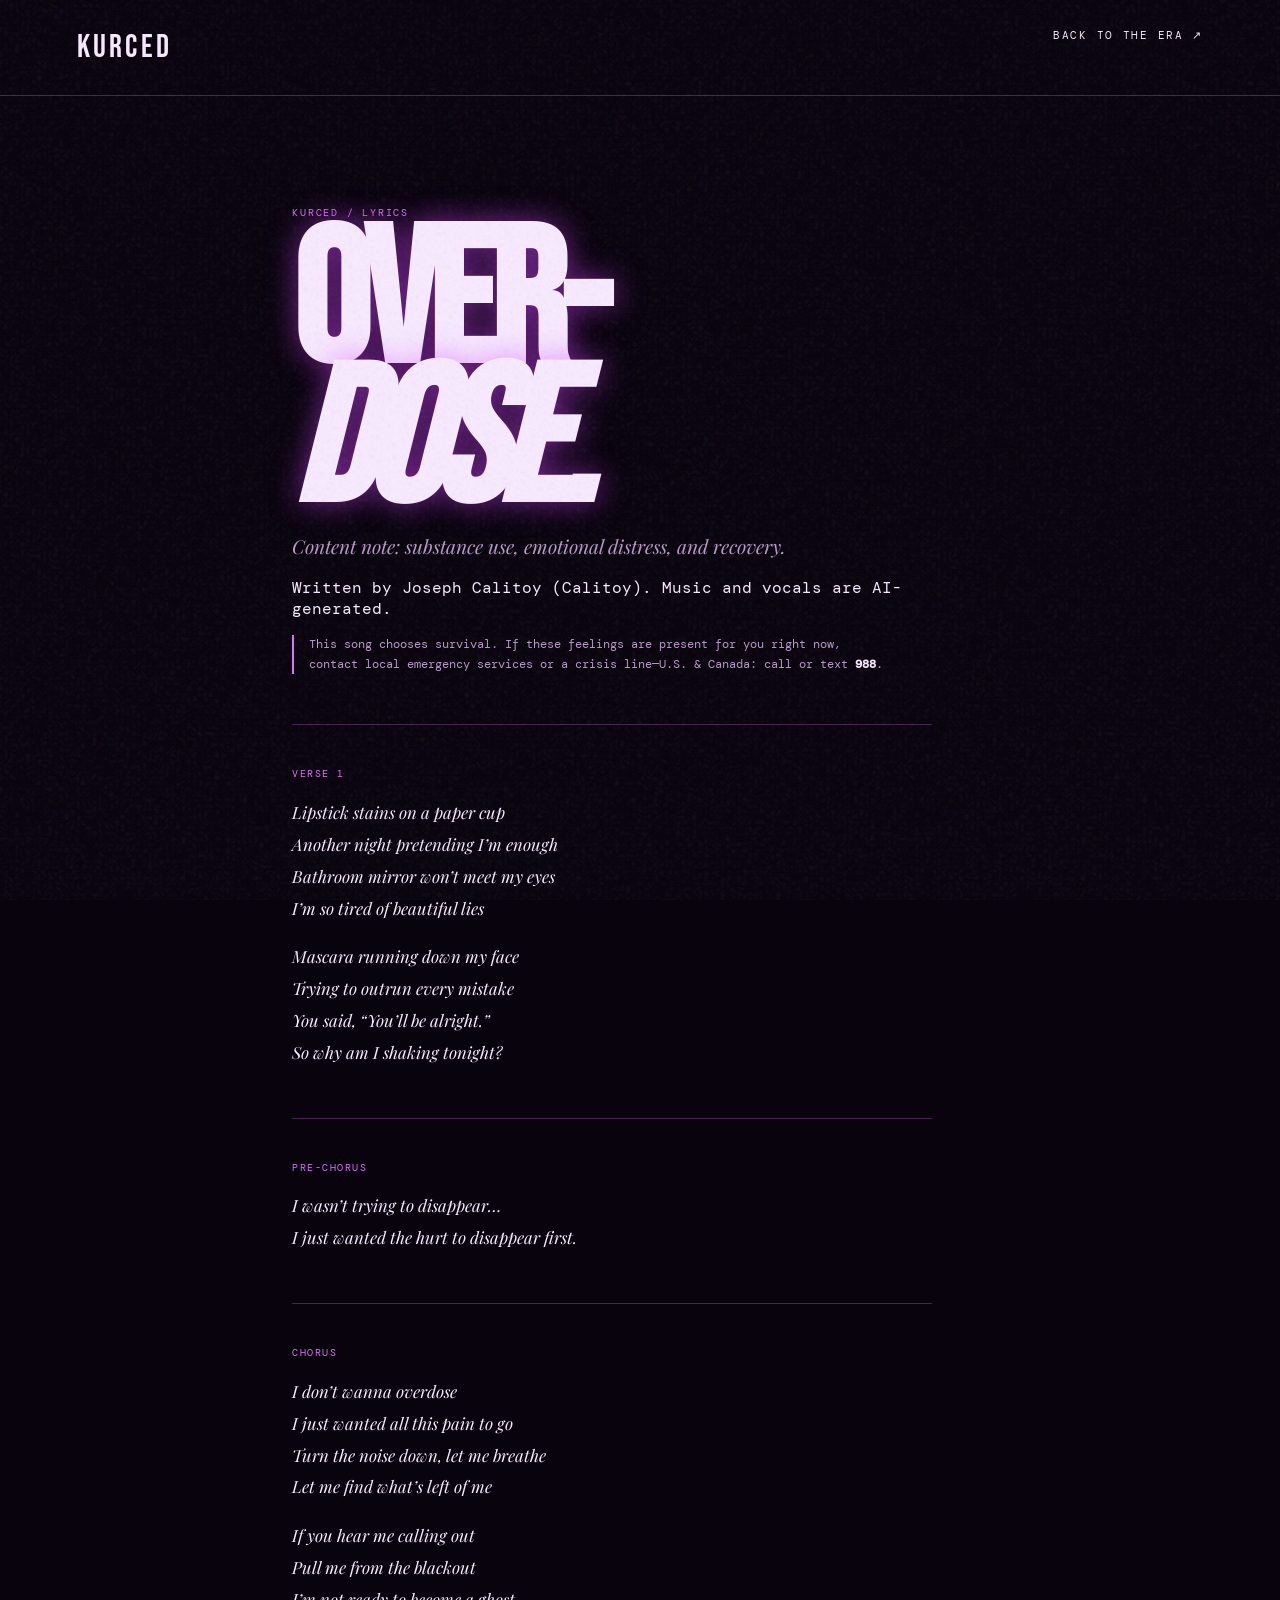
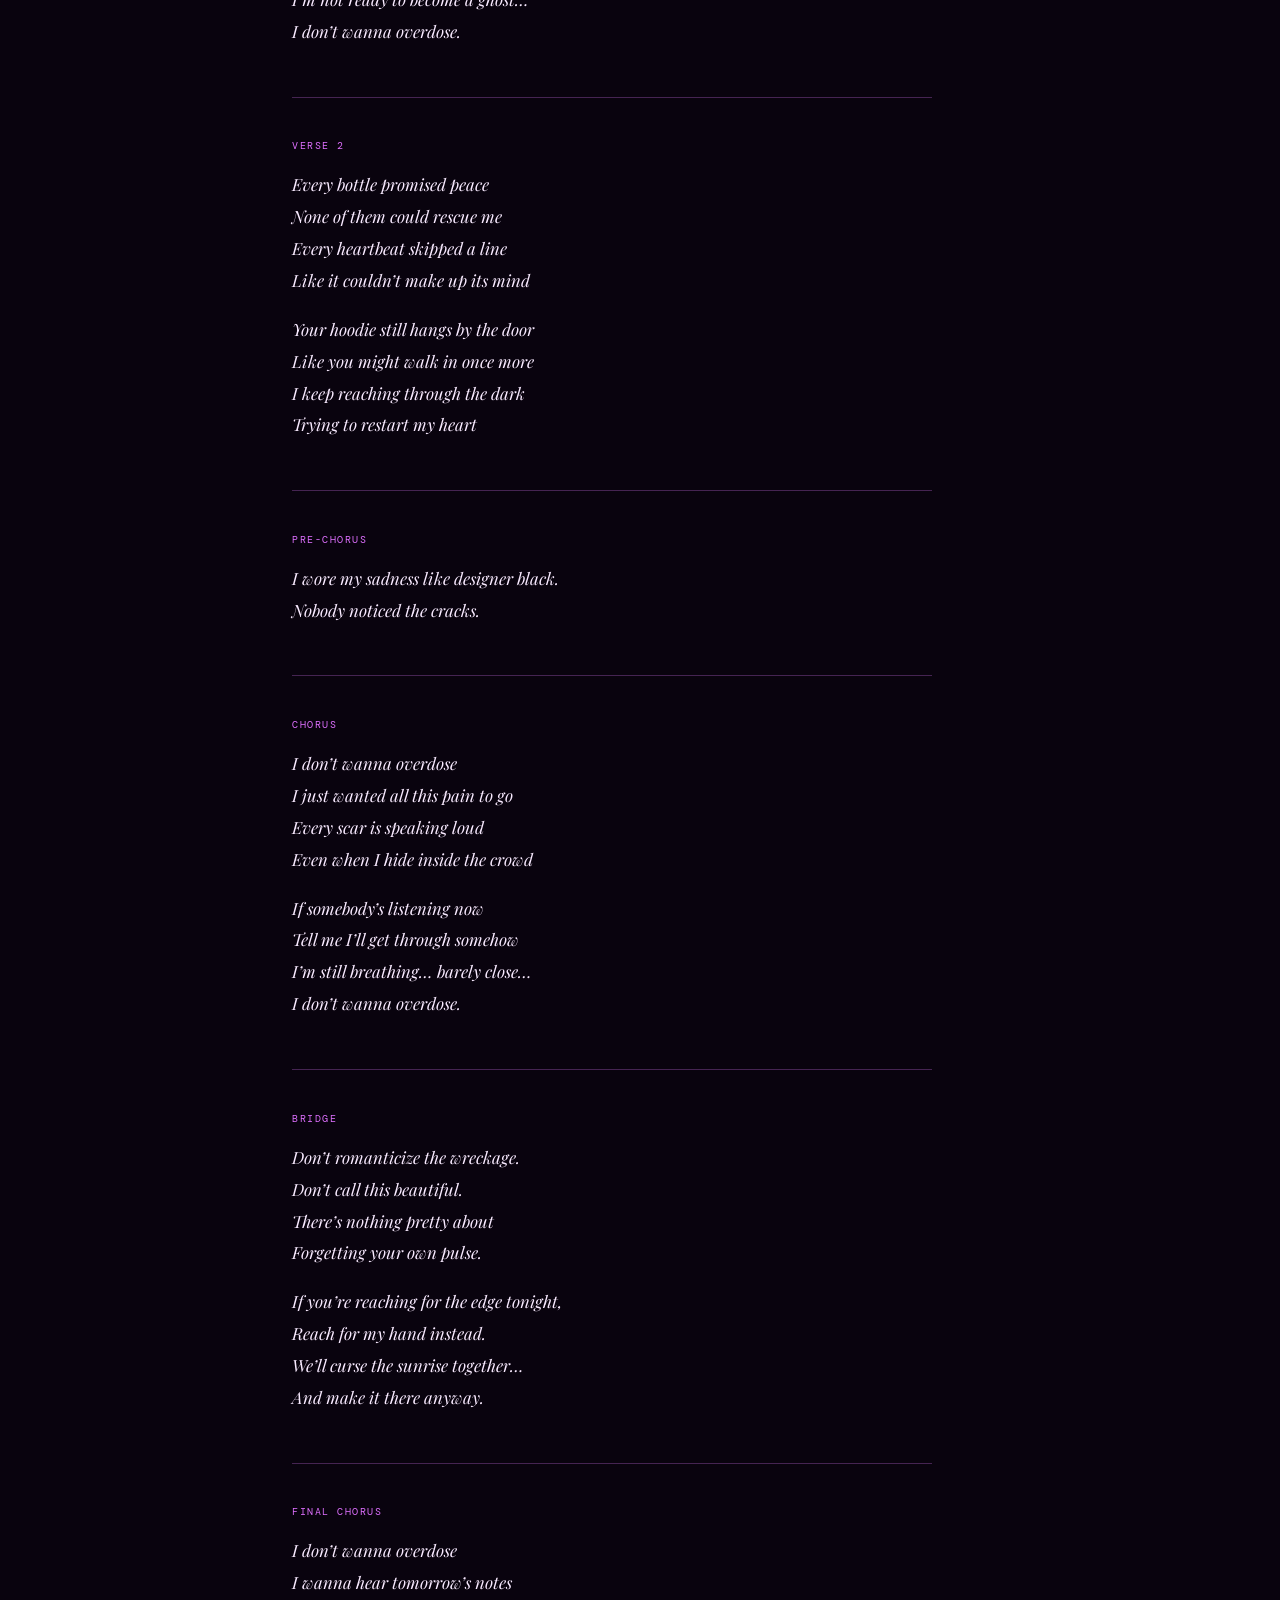
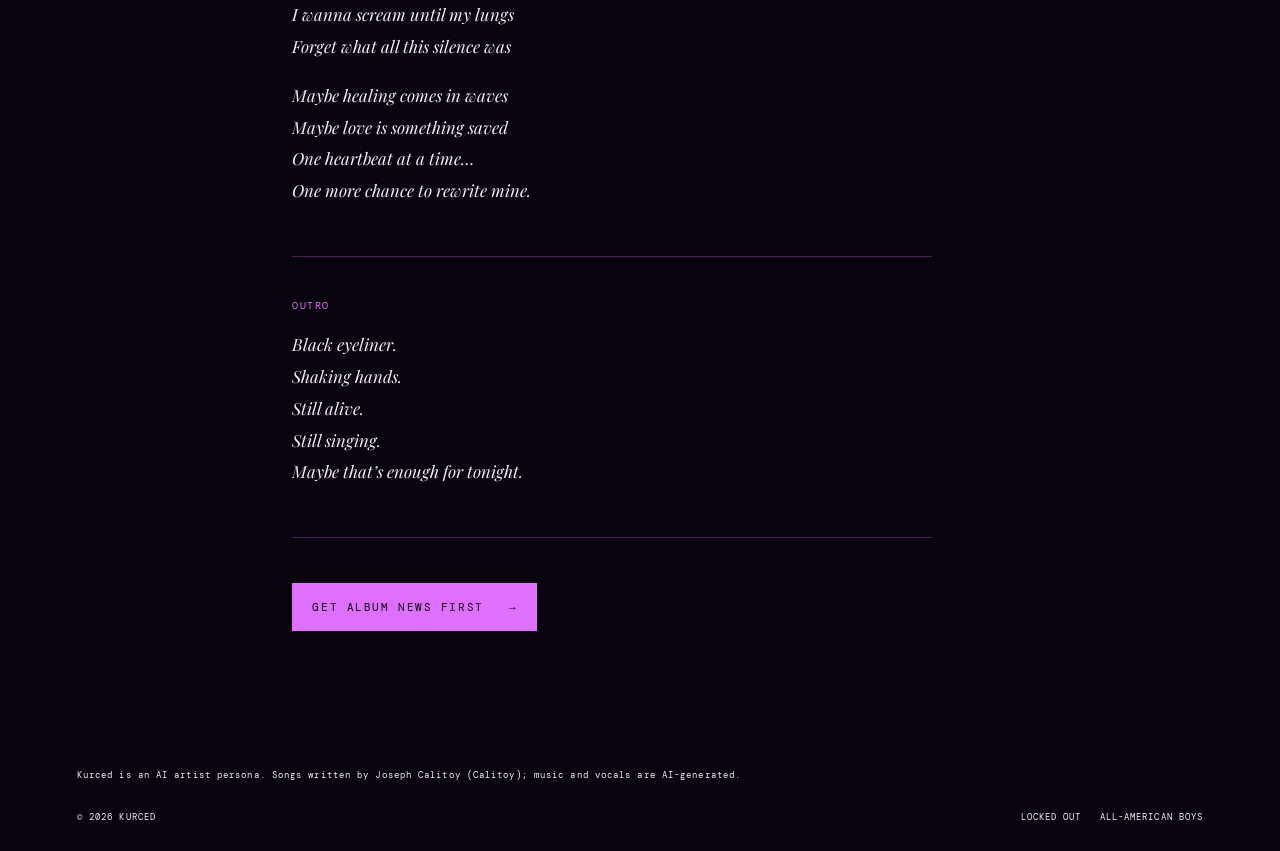
<file: overdose.html>
<!doctype html>
<html lang="en"><head><meta charset="utf-8"><meta name="viewport" content="width=device-width,initial-scale=1"><meta name="theme-color" content="#09030e"><meta name="description" content="Overdose by Kurced — lyric page. Songs written by Joseph Calitoy (Calitoy); music and vocals are AI-generated."><title>Overdose — Kurced</title><link rel="preconnect" href="https://fonts.googleapis.com"><link rel="preconnect" href="https://fonts.gstatic.com" crossorigin><link href="https://fonts.googleapis.com/css2?family=Bebas+Neue&family=DM+Mono:wght@400;500&family=Playfair+Display:ital,wght@0,700;1,700&display=swap" rel="stylesheet"><link rel="stylesheet" href="styles.css?v=20261030"></head>
<body><div class="noise"></div><header class="journal-nav"><a class="logo" href="index.html">KURCED</a><a href="index.html#listen">BACK TO THE ERA ↗</a></header><main class="lyrics"><p class="eyebrow">KURCED / LYRICS</p><h1>OVER-<br><em>DOSE.</em></h1><p class="lyrics-subtitle">Content note: substance use, emotional distress, and recovery.</p><p class="artist-credit">Written by Joseph Calitoy (Calitoy). Music and vocals are AI-generated.</p><p class="support-note">This song chooses survival. If these feelings are present for you right now, contact local emergency services or a crisis line—U.S. &amp; Canada: call or text <strong>988</strong>.</p><div class="lyrics-sheet"><section><p class="post-meta">VERSE 1</p><p>Lipstick stains on a paper cup<br>Another night pretending I’m enough<br>Bathroom mirror won’t meet my eyes<br>I’m so tired of beautiful lies</p><p>Mascara running down my face<br>Trying to outrun every mistake<br>You said, “You’ll be alright.”<br>So why am I shaking tonight?</p></section><section><p class="post-meta">PRE-CHORUS</p><p>I wasn’t trying to disappear…<br>I just wanted the hurt to disappear first.</p></section><section><p class="post-meta">CHORUS</p><p>I don’t wanna overdose<br>I just wanted all this pain to go<br>Turn the noise down, let me breathe<br>Let me find what’s left of me</p><p>If you hear me calling out<br>Pull me from the blackout<br>I’m not ready to become a ghost…<br>I don’t wanna overdose.</p></section><section><p class="post-meta">VERSE 2</p><p>Every bottle promised peace<br>None of them could rescue me<br>Every heartbeat skipped a line<br>Like it couldn’t make up its mind</p><p>Your hoodie still hangs by the door<br>Like you might walk in once more<br>I keep reaching through the dark<br>Trying to restart my heart</p></section><section><p class="post-meta">PRE-CHORUS</p><p>I wore my sadness like designer black.<br>Nobody noticed the cracks.</p></section><section><p class="post-meta">CHORUS</p><p>I don’t wanna overdose<br>I just wanted all this pain to go<br>Every scar is speaking loud<br>Even when I hide inside the crowd</p><p>If somebody’s listening now<br>Tell me I’ll get through somehow<br>I’m still breathing… barely close…<br>I don’t wanna overdose.</p></section><section><p class="post-meta">BRIDGE</p><p>Don’t romanticize the wreckage.<br>Don’t call this beautiful.<br>There’s nothing pretty about<br>Forgetting your own pulse.</p><p>If you’re reaching for the edge tonight,<br>Reach for my hand instead.<br>We’ll curse the sunrise together…<br>And make it there anyway.</p></section><section><p class="post-meta">FINAL CHORUS</p><p>I don’t wanna overdose<br>I wanna hear tomorrow’s notes<br>I wanna scream until my lungs<br>Forget what all this silence was</p><p>Maybe healing comes in waves<br>Maybe love is something saved<br>One heartbeat at a time…<br>One more chance to rewrite mine.</p></section><section><p class="post-meta">OUTRO</p><p>Black eyeliner.<br>Shaking hands.<br>Still alive.<br>Still singing.<br>Maybe that’s enough for tonight.</p></section></div><a class="cta" href="index.html#updates">GET ALBUM NEWS FIRST <b>→</b></a></main><footer><p class="artist-credit">Kurced is an AI artist persona. Songs written by Joseph Calitoy (Calitoy); music and vocals are AI-generated.</p><span>© <span id="year"></span> KURCED</span><nav><a href="locked-out.html">LOCKED OUT</a><a href="all-american-boys.html">ALL-AMERICAN BOYS</a></nav></footer><script src="script.js?v=20261030"></script>
<script>
document.querySelectorAll('form').forEach(function(form){
  if(form.dataset.wired) return;
  form.dataset.wired='1';
  form.addEventListener('submit',async function(e){
    e.preventDefault();
    var emailInput=form.querySelector('input[type=email]')||form.querySelector('input[name=email]');
    var nameInput=form.querySelector('input[name=name]')||form.querySelector('input[name=first_name]');
    var phoneInput=form.querySelector('input[name=phone]')||form.querySelector('input[type=tel]');
    if(!emailInput||!emailInput.value){alert('Please enter your email.');return;}
    var btn=form.querySelector('button[type=submit]')||form.querySelector('button');
    var origText=btn?btn.textContent:'';
    if(btn){btn.textContent='...';btn.disabled=true;}
    try{
      var r=await fetch('https://email-capture.calitoy.workers.dev',{method:'POST',headers:{'Content-Type':'application/json'},body:JSON.stringify({email:emailInput.value,name:nameInput?nameInput.value:'',phone:phoneInput?phoneInput.value:'',source:'kurced.com'})});
      var d=await r.json();
      if(d.success){form.innerHTML='<p style="text-align:center;padding:20px;font-size:1.1em;color:var(--pink);">You are in. Stay cursed.</p>';}
      else{alert(d.error||'Something went wrong.');if(btn){btn.textContent=origText;btn.disabled=false;}}
    }catch(err){alert('Network error.');if(btn){btn.textContent=origText;btn.disabled=false;}}
  });
});
</script>

</body></html>
</file>
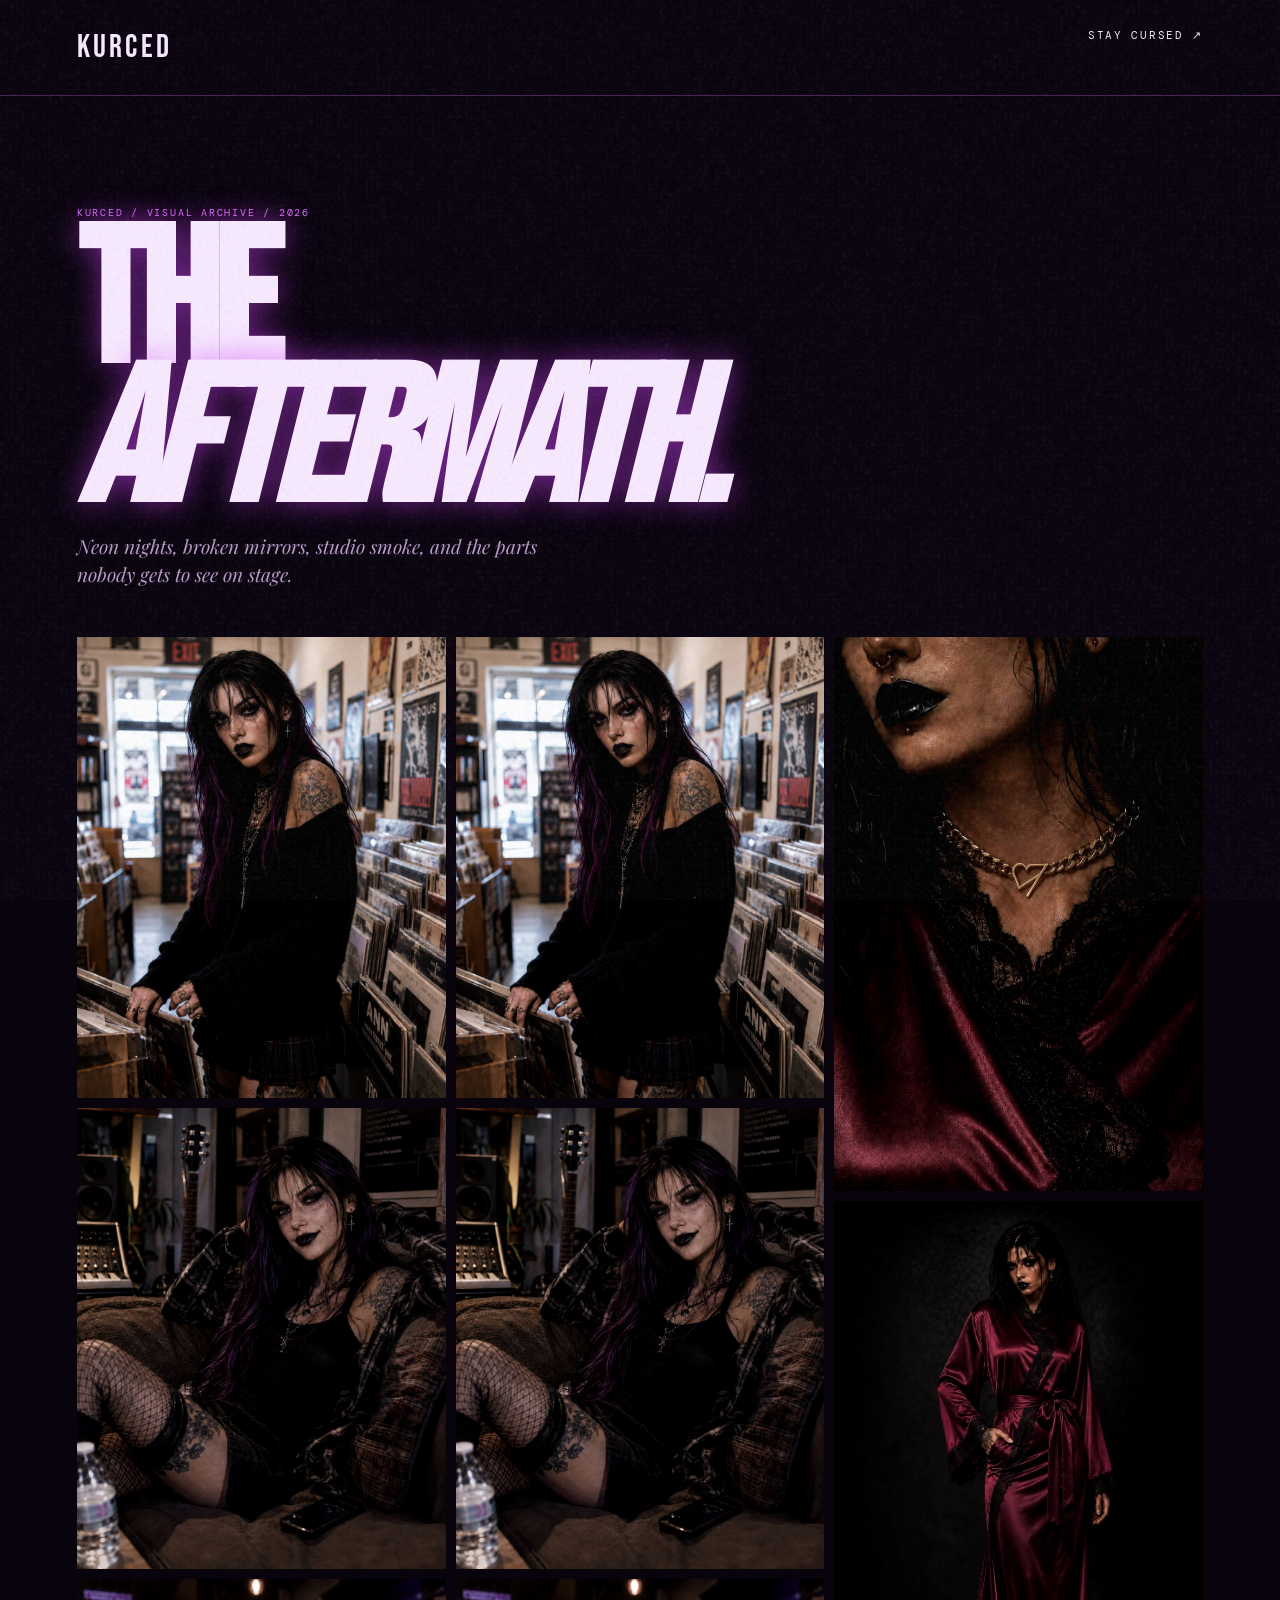
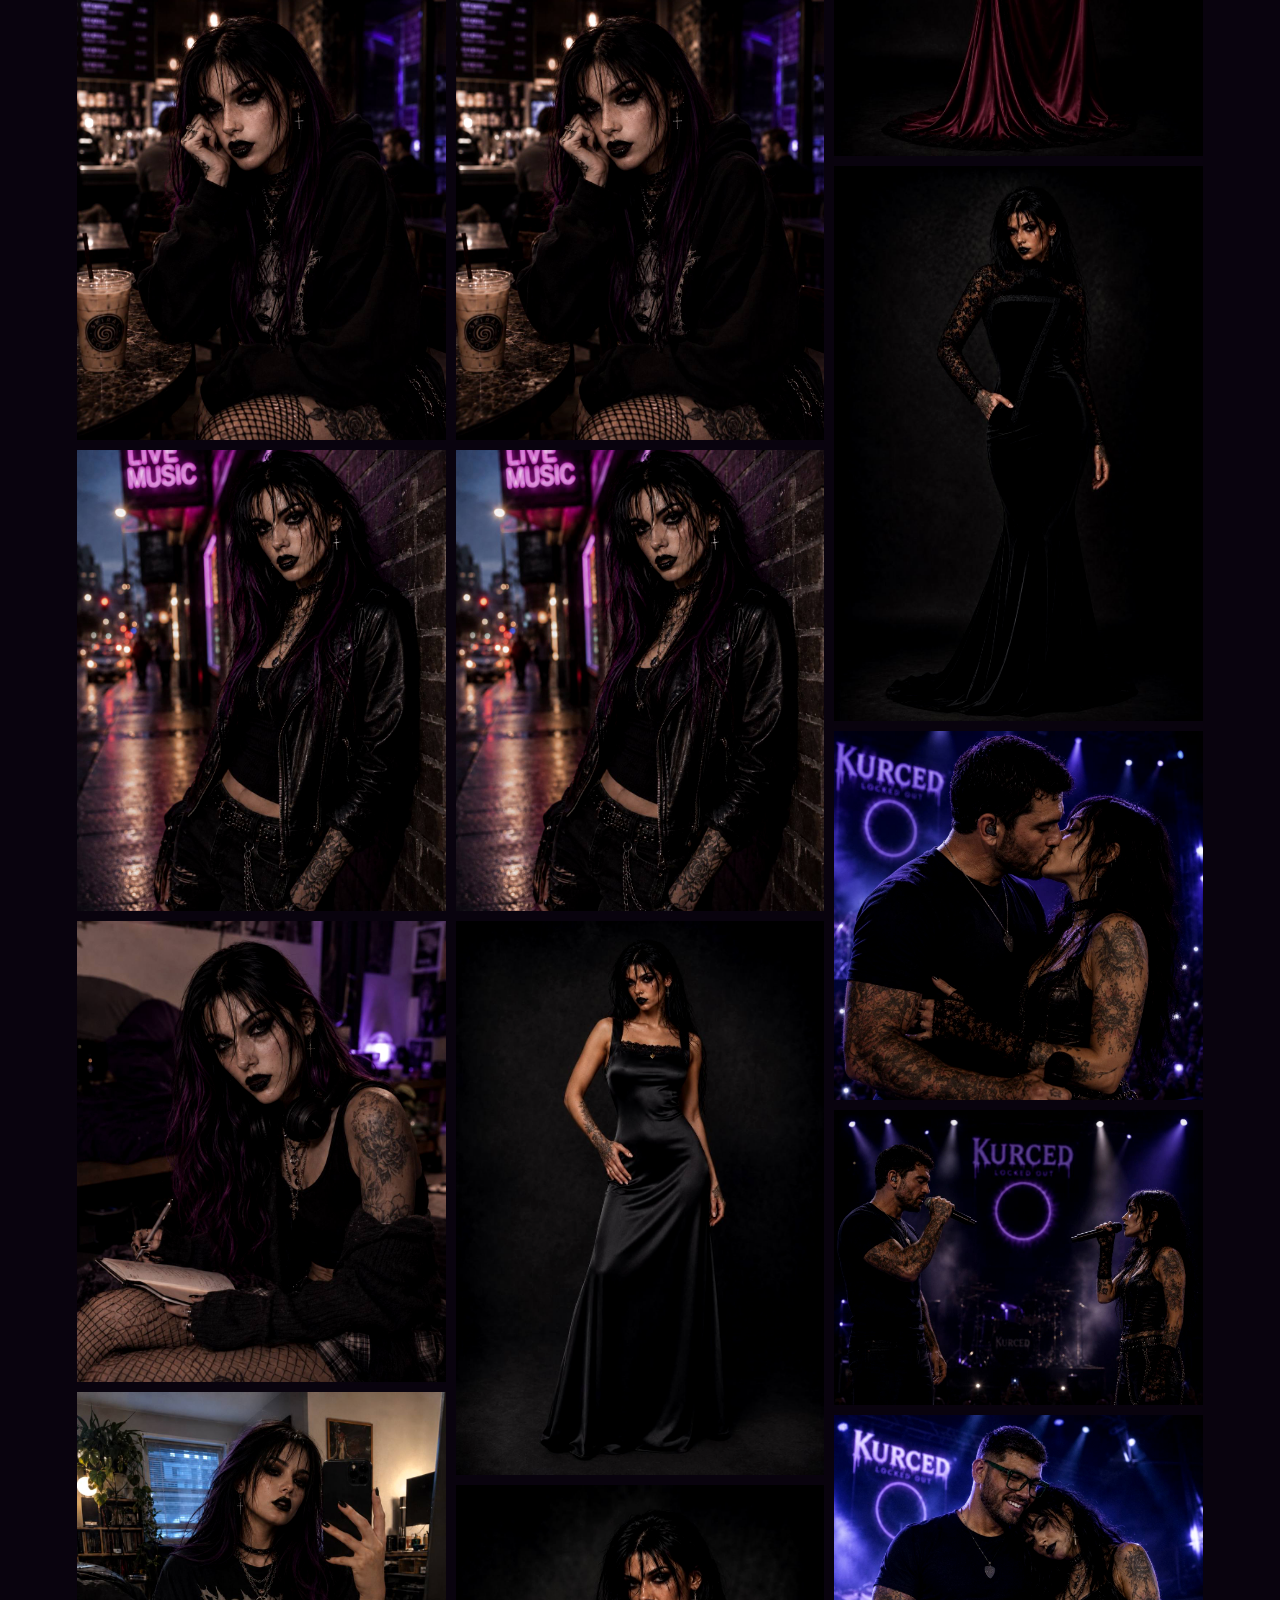
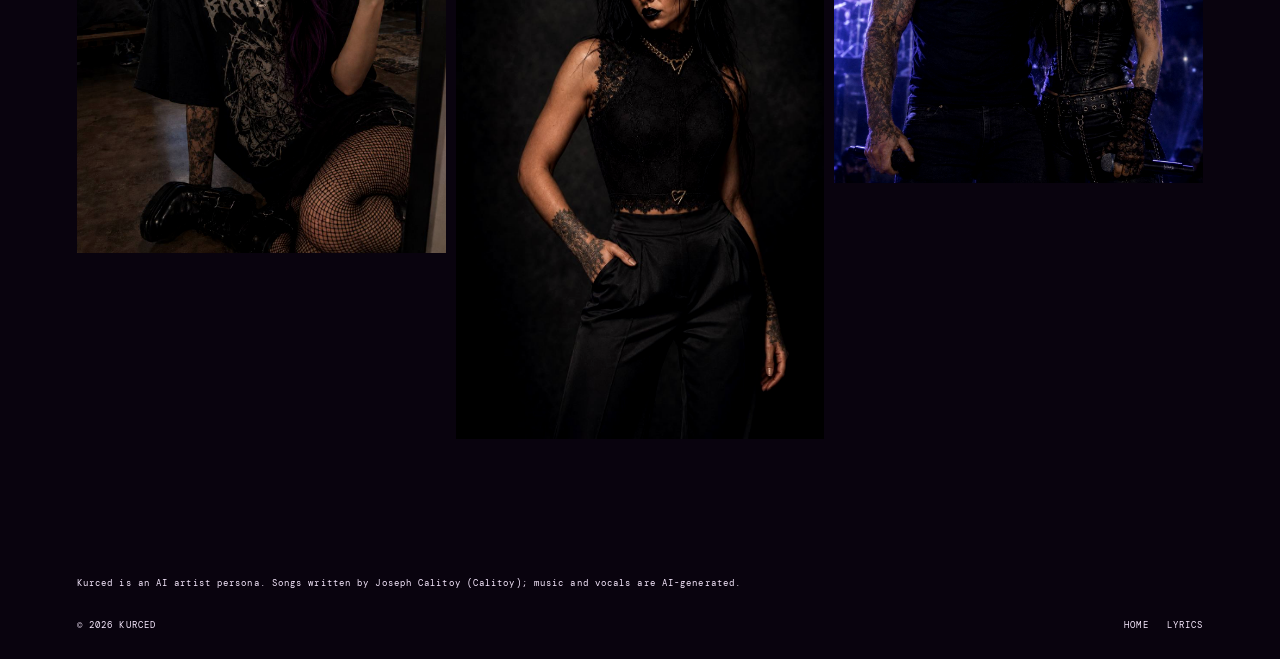
<file: visuals.html>
<!doctype html><html lang="en"><head><meta charset="utf-8"><meta name="viewport" content="width=device-width,initial-scale=1"><meta name="theme-color" content="#09030e"><meta name="description" content="Kurced visual archive — neon, noise, and all the feelings in between. Songs written by Joseph Calitoy (Calitoy); music and vocals are AI-generated."><title>Visuals — Kurced</title><link rel="preconnect" href="https://fonts.googleapis.com"><link rel="preconnect" href="https://fonts.gstatic.com" crossorigin><link href="https://fonts.googleapis.com/css2?family=Bebas+Neue&family=DM+Mono:wght@400;500&family=Playfair+Display:ital,wght@0,700;1,700&display=swap" rel="stylesheet"><link rel="stylesheet" href="styles.css?v=20261030"></head><body><div class="noise"></div><header class="journal-nav"><a class="logo" href="index.html">KURCED</a><a href="index.html#updates">STAY CURSED ↗</a></header><main class="visuals"><p class="eyebrow">KURCED / VISUAL ARCHIVE / 2026</p><h1>THE<br><em>AFTERMATH.</em></h1><p>Neon nights, broken mirrors, studio smoke, and the parts nobody gets to see on stage.</p><div class="visual-grid"><img src="assets/visuals/kurced-1.jpg" alt="Kurced writing in a notebook"><img src="assets/visuals/kurced-2.jpg" alt="Kurced mirror portrait"><img src="assets/visuals/kurced-3.jpg" alt="Kurced in a record store"><img src="assets/visuals/kurced-4.jpg" alt="Kurced outside a live music venue at night"><img src="assets/visuals/kurced-5.jpg" alt="Kurced writing lyrics"><img src="assets/visuals/kurced-6.jpg" alt="Kurced in the recording studio"><img src="assets/visuals/kurced-7.jpg" alt="Kurced in purple stage light"><img src="assets/visuals/kurced-8.jpg" alt="Kurced at a coffee shop"><img src="assets/visuals/kurced-9.jpg" alt="Kurced mirror portrait in black clothing"><img src="assets/visuals/kurced-10.jpg" alt="Kurced backstage mirror portrait"><img src="assets/gallery/kurced-gallery-1.jpg" alt="Kurced dark pop portrait"><img src="assets/gallery/kurced-gallery-2.jpg" alt="Kurced gothic lace top portrait"><img src="assets/gallery/kurced-gallery-3.jpg" alt="Kurced gold chain pendant close-up"><img src="assets/gallery/kurced-gallery-4.jpg" alt="Kurced burgundy satin robe"><img src="assets/gallery/kurced-gallery-5.jpg" alt="Kurced black velvet gown"><img src="assets/gallery/kurced-gallery-6.jpg" alt="Kurced live on stage"><img src="assets/gallery/kurced-gallery-7.jpg" alt="Kurced Locked Out live performance"><img src="assets/gallery/kurced-gallery-8.jpg" alt="Kurced stage portrait"></div></main><footer><p class="artist-credit">Kurced is an AI artist persona. Songs written by Joseph Calitoy (Calitoy); music and vocals are AI-generated.</p><span>© <span id="year"></span> KURCED</span><nav><a href="index.html">HOME</a><a href="lyrics.html">LYRICS</a></nav></footer><script src="script.js?v=20261030"></script>
<script>
document.querySelectorAll('form').forEach(function(form){
  if(form.dataset.wired) return;
  form.dataset.wired='1';
  form.addEventListener('submit',async function(e){
    e.preventDefault();
    var emailInput=form.querySelector('input[type=email]')||form.querySelector('input[name=email]');
    var nameInput=form.querySelector('input[name=name]')||form.querySelector('input[name=first_name]');
    var phoneInput=form.querySelector('input[name=phone]')||form.querySelector('input[type=tel]');
    if(!emailInput||!emailInput.value){alert('Please enter your email.');return;}
    var btn=form.querySelector('button[type=submit]')||form.querySelector('button');
    var origText=btn?btn.textContent:'';
    if(btn){btn.textContent='...';btn.disabled=true;}
    try{
      var r=await fetch('https://email-capture.calitoy.workers.dev',{method:'POST',headers:{'Content-Type':'application/json'},body:JSON.stringify({email:emailInput.value,name:nameInput?nameInput.value:'',phone:phoneInput?phoneInput.value:'',source:'kurced.com'})});
      var d=await r.json();
      if(d.success){form.innerHTML='<p style="text-align:center;padding:20px;font-size:1.1em;color:var(--pink);">You are in. Stay cursed.</p>';}
      else{alert(d.error||'Something went wrong.');if(btn){btn.textContent=origText;btn.disabled=false;}}
    }catch(err){alert('Network error.');if(btn){btn.textContent=origText;btn.disabled=false;}}
  });
});
</script>

</body></html>
</file>
<file: styles.css>
:root{--ink:#09030e;--paper:#f8eaff;--pink:#df70ff;--muted:#b99ac8;--line:#bd66db55}*{box-sizing:border-box}html{scroll-behavior:smooth}body{margin:0;background:var(--ink);color:var(--paper);font-family:'DM Mono',monospace}a{color:inherit;text-decoration:none}.noise{position:fixed;inset:0;pointer-events:none;opacity:.08;z-index:5;background-image:url("data:image/svg+xml,%3Csvg viewBox='0 0 180 180' xmlns='http://www.w3.org/2000/svg'%3E%3Cfilter id='n'%3E%3CfeTurbulence baseFrequency='.9' numOctaves='4'/%3E%3C/filter%3E%3Crect width='100%25' height='100%25' filter='url(%23n)'/%3E%3C/svg%3E")}header{position:absolute;z-index:3;top:0;left:0;right:0;padding:28px clamp(24px,6vw,90px);display:flex;justify-content:space-between;font-size:.67rem;letter-spacing:.16em}.logo,h1,h2,.art b{font-family:'Bebas Neue',sans-serif}.logo{font-size:2rem;letter-spacing:.1em}header nav{display:flex;gap:18px}.hero{min-height:100svh;padding:130px clamp(24px,10vw,150px) 70px;display:flex;align-items:center;position:relative;overflow:hidden}.copy{z-index:2;max-width:630px}.eyebrow{font-size:.65rem;letter-spacing:.17em;color:var(--pink)}h1{font-size:clamp(7rem,19vw,18rem);letter-spacing:-.04em;line-height:.72;margin:15px 0 38px;text-shadow:0 0 30px #d342ff88}.tagline{font:italic clamp(1.2rem,2.4vw,1.9rem)/1.2 'Playfair Display',serif;max-width:350px}.cta{margin-top:24px;display:inline-flex;gap:25px;padding:17px 20px;background:var(--pink);color:var(--ink);font-size:.7rem;letter-spacing:.14em;transition:.2s}.cta:hover{background:var(--paper);transform:translateY(-3px)}.hero-photo{position:absolute;inset:0;width:100%;overflow:hidden;border-bottom:1px solid rgba(222,112,255,.45)}.hero-photo:after{content:'';position:absolute;inset:0;background:linear-gradient(0deg,rgba(9,3,14,.82) 0%,rgba(9,3,14,.18) 30%,rgba(9,3,14,.03) 65%)}.hero-photo img{width:100%;height:100%;object-fit:cover;object-position:center 12%}.hero .copy{align-self:end;margin-bottom:38px;max-width:410px}.hero .copy .eyebrow{background:rgba(9,3,14,.62);padding:7px 9px}.hero .copy .tagline{background:rgba(9,3,14,.66);padding:8px 10px}.scene{position:absolute;right:0;top:0;width:min(68vw,900px);height:100%}.ring,.orb{position:absolute;border-radius:50%;left:48%;transform:translateX(-50%)}.ring{border:2px solid var(--pink);filter:drop-shadow(0 0 12px #b800ff);top:17%;width:min(47vw,570px);height:min(47vw,570px)}.ring.two{top:10%;width:min(57vw,700px);height:min(57vw,700px);opacity:.18}.orb{top:19%;width:min(44vw,535px);height:min(44vw,535px);background:radial-gradient(circle at 43% 34%,#32103f,#0c0510 58%,transparent 59%)}.figure{position:absolute;z-index:1;width:35%;height:58%;bottom:0;left:47%;transform:translateX(-50%);border-radius:48% 48% 0 0;background:linear-gradient(100deg,#060307,#461247,#070307);filter:drop-shadow(0 0 18px #8e14c4)}.figure:before{content:'';position:absolute;top:-23%;left:20%;width:62%;height:43%;border-radius:48%;background:radial-gradient(circle at 64% 36%,#df98b7 0 5%,#713a52 18%,#180916 54%,transparent 55%)}.figure b{position:absolute;top:-15%;left:-16%;width:128%;height:67%;border-radius:52% 48% 35% 38%;background:linear-gradient(90deg,#030205,#1d0a1e,#020103);z-index:-1}.city{position:absolute;bottom:0;width:100%;height:18%;opacity:.6;background:repeating-linear-gradient(90deg,transparent 0 9px,#cb53fa 10px 11px,transparent 12px 21px),linear-gradient(#310342,#060208)}.aside,.scroll{position:absolute;bottom:42px;font-size:.58rem;letter-spacing:.15em;z-index:2}.aside{right:clamp(24px,5vw,80px);text-align:right;color:var(--muted);line-height:1.8}.scroll{left:clamp(24px,5vw,80px)}.about,.release,.signup{padding:115px clamp(24px,10vw,150px)}.about{background:#100718;border-top:1px solid var(--line)}.about>div{display:grid;grid-template-columns:1.3fr .55fr;gap:60px;align-items:end;margin-top:34px}h2{font-size:clamp(3.5rem,8vw,8rem);line-height:.82;font-weight:400;margin:0}h2 em{font-family:'Playfair Display',serif;font-size:.66em;color:var(--pink)}.about div p{color:var(--muted);font-size:.82rem;line-height:1.8}.about strong{color:var(--paper)}.artist-gallery{display:grid;grid-template-columns:repeat(3,1fr);gap:1px;background:var(--line)}.artist-gallery figure{margin:0;min-height:560px;position:relative;overflow:hidden;background:var(--ink)}.artist-gallery img{width:100%;height:100%;object-fit:cover;object-position:center 12%;position:absolute;inset:0;filter:saturate(.9) contrast(1.06);transition:transform .6s ease}.artist-gallery figure:hover img{transform:scale(1.04)}.artist-gallery figcaption{position:absolute;bottom:28px;left:28px;font-size:.64rem;letter-spacing:.16em;z-index:1}.artist-gallery figure:after{content:'';position:absolute;inset:45% 0 0;background:linear-gradient(transparent,rgba(9,3,14,.85))}.release{background:radial-gradient(circle at 82% 25%,#43075a,transparent 42%),var(--ink)}.release-card{margin-top:35px;max-width:1080px;display:grid;grid-template-columns:.85fr 1fr}.art{min-height:420px;padding:26px;background:linear-gradient(145deg,#290436,#070209 72%);border:1px solid #df70ff88;display:flex;flex-direction:column;justify-content:space-between;position:relative;overflow:hidden}.art:after{content:'';position:absolute;inset:14%;border:1px solid var(--pink);border-radius:50%;box-shadow:0 0 25px #ad00fa}.art span{color:var(--pink);font:4rem 'Playfair Display';z-index:1}.art b{font-size:clamp(4.5rem,9vw,8rem);line-height:.7;z-index:1}.art small{z-index:1;color:var(--pink);font-size:.52rem;letter-spacing:.15em}.details{padding:clamp(30px,6vw,78px);border:1px solid var(--line);border-left:0;background:#0e0615c9;display:flex;flex-direction:column;justify-content:center}.details>p:not(.eyebrow){color:var(--muted);font-size:.78rem;margin:28px 0}.details>a{border-top:1px solid var(--line);padding:14px 0;font-size:.65rem;letter-spacing:.12em;display:flex;justify-content:space-between}.details>a:last-child{border-bottom:1px solid var(--line)}.signup{background:var(--pink);color:var(--ink)}.signup .eyebrow{color:#3a004e}.signup h2{margin:28px 0 42px}.signup h2 em{color:var(--paper)}form{max-width:720px;border-bottom:2px solid var(--ink);display:flex}#signup-form{max-width:960px;display:grid;grid-template-columns:1fr 1fr 1.3fr auto;gap:0 14px}#signup-form input{border-bottom:1px solid rgba(7,3,11,.35)}#signup-form button{padding:0 0 0 10px;white-space:nowrap}.signup-copy{font:italic 1.05rem/1.45 'Playfair Display',serif;max-width:560px;margin:-15px 0 30px}input{flex:1;min-width:0;padding:17px 0;border:0;background:transparent;outline:0;font:500 .7rem 'DM Mono';color:var(--ink)}input::placeholder{color:#20002eaa}button{border:0;background:transparent;font:500 .67rem 'DM Mono';letter-spacing:.1em;cursor:pointer;padding-left:15px}.sr{position:absolute;clip:rect(0,0,0,0)}#notice{font-size:.65rem;min-height:1em}footer{padding:28px clamp(24px,6vw,90px);display:flex;justify-content:space-between;font-size:.57rem;letter-spacing:.12em}footer nav{display:flex;gap:18px}.journal-nav{position:relative;border-bottom:1px solid var(--line)}.visuals{max-width:1400px;margin:0 auto;padding:100px clamp(24px,6vw,90px)}.visuals>h1{font-size:clamp(6rem,15vw,14rem);margin:18px 0}.visuals>p:last-of-type{color:var(--muted);font:italic 1.2rem/1.45 'Playfair Display',serif;max-width:520px;margin-bottom:48px}.visual-grid{columns:3 280px;column-gap:10px}.visual-grid img{display:block;width:100%;margin:0 0 10px;break-inside:avoid;filter:saturate(.92) contrast(1.06);transition:filter .25s}.visual-grid img:hover{filter:saturate(1.1) contrast(1.12)}.track-hub{max-width:1200px;margin:0 auto;padding:100px clamp(24px,8vw,110px)}.track-hub>h1{font-size:clamp(6rem,15vw,14rem);margin:18px 0}.track-intro{color:var(--muted);font:italic 1.25rem/1.4 'Playfair Display',serif;margin:0 0 55px}.cover-release{display:grid;grid-template-columns:1.15fr .85fr;align-items:end;gap:clamp(30px,7vw,110px);padding:0 0 72px;border-bottom:1px solid var(--line)}.cover-release h2{font-size:clamp(4.2rem,9vw,8.5rem);line-height:.82;margin:16px 0 25px}.cover-release p:not(.eyebrow){max-width:370px;color:var(--muted);font:italic 1.1rem/1.5 'Playfair Display',serif;margin-bottom:28px}.album-cover{width:100%;display:block;box-shadow:18px 20px 0 #6d24a955}.single-cover-grid{display:grid;grid-template-columns:repeat(5,1fr);gap:14px;padding:42px 0}.single-cover-grid a{display:block;overflow:hidden;background:#21072e;aspect-ratio:1}.single-cover-grid img{width:100%;height:100%;object-fit:cover;display:block;transition:transform .35s ease}.single-cover-grid a:hover img{transform:scale(1.045)}.track-grid{display:grid;grid-template-columns:repeat(2,1fr);gap:1px;background:var(--line)}.track-card{min-height:360px;padding:30px;position:relative;display:flex;flex-direction:column;justify-content:flex-end;overflow:hidden;background:#18071f}.track-card:before{content:'';position:absolute;inset:0;background:linear-gradient(135deg,#2e0a39,#08030d);transition:transform .35s}.track-card:hover:before{transform:scale(1.05)}.track-card>*{position:relative;z-index:1}.track-card span,.track-card b{font-size:.6rem;letter-spacing:.15em;color:var(--pink)}.track-card h2{font-size:clamp(3.4rem,6vw,6rem);margin:16px 0}.track-card p{color:var(--muted);font-size:.78rem;line-height:1.7;max-width:310px}.track-card b{margin-top:22px;color:var(--paper)}.track-card--locked:before{background:linear-gradient(135deg,#401054,#09030e)}.track-card--boys:before{background:linear-gradient(135deg,#27122e,#08030d)}.track-card--overdose:before{background:linear-gradient(135deg,#18212b,#09030e)}.track-card--seen:before{background:linear-gradient(135deg,#35121d,#09030e)}.track-card--medicine:before{background:linear-gradient(135deg,#122f38,#09030e)}.track-card--soon:before{background:linear-gradient(135deg,#140617,#09030e)}.lyrics{max-width:900px;margin:0 auto;padding:100px clamp(24px,8vw,110px)}.lyrics>h1{font-size:clamp(6rem,15vw,14rem);margin:18px 0;line-height:.72}.lyrics-subtitle{color:var(--muted);font:italic 1.2rem 'Playfair Display',serif;margin-bottom:18px}.support-note{border-left:2px solid var(--pink);color:var(--muted);font-size:.72rem;line-height:1.7;margin:0 0 50px;max-width:600px;padding-left:15px}.support-note strong{color:var(--paper)}.lyrics-sheet{border-top:1px solid var(--line);max-width:640px}.lyrics-sheet section{border-bottom:1px solid var(--line);padding:32px 0}.lyrics-sheet section>p:not(.post-meta){color:var(--paper);font:italic 1.05rem/1.9 'Playfair Display',serif}.lyrics>.cta{margin-top:45px}.journal{max-width:1100px;margin:0 auto;padding:100px clamp(24px,8vw,110px)}.journal>h1{font-size:clamp(6rem,15vw,14rem);margin:18px 0}.journal-intro{max-width:500px;color:var(--muted);font:italic 1.25rem/1.4 'Playfair Display',serif;margin-bottom:85px}.journal article{border-top:1px solid var(--line);padding:48px 0;max-width:760px}.post-meta{font-size:.62rem;letter-spacing:.15em;color:var(--pink)}.journal article h2{font-size:clamp(2.8rem,6vw,5.5rem);margin:15px 0 25px}.journal article>p:not(.post-meta){color:var(--muted);font-size:.82rem;line-height:1.9;max-width:640px}.journal article>p:not(.post-meta):first-of-type{color:var(--paper)}.journal article .cta{margin-top:14px}.about-page,.merch-page{padding-top:0}.about-hero{min-height:790px;display:grid;grid-template-columns:1fr 1fr;align-items:end;padding:145px clamp(24px,10vw,150px) 75px;gap:clamp(35px,8vw,130px);background:radial-gradient(circle at 73% 28%,#4d0b61,transparent 42%),#0a030f}.about-hero h1,.merch-hero h1{font-size:clamp(6rem,14vw,14rem);line-height:.72;margin:20px 0 30px}.about-lede,.merch-hero>p:not(.eyebrow){font:italic 1.25rem/1.4 'Playfair Display',serif;max-width:390px;color:var(--muted)}.about-hero figure{height:min(58vw,670px);margin:0;position:relative;overflow:hidden;border:1px solid var(--line)}.about-hero figure:after{content:'';position:absolute;inset:50% 0 0;background:linear-gradient(transparent,#09030ec9)}.about-hero img{width:100%;height:100%;object-fit:cover;object-position:center 12%;filter:saturate(.9) contrast(1.1)}.about-hero figcaption{position:absolute;z-index:1;left:20px;bottom:18px;font-size:.6rem;letter-spacing:.14em}.about-copy{padding:120px clamp(24px,10vw,150px);display:grid;grid-template-columns:.5fr 1fr;gap:55px;background:#120819}.section-label{font-size:.63rem;letter-spacing:.16em;color:var(--pink)}.about-copy h2,.about-era h2,.merch-cta h2{font-size:clamp(4rem,8vw,8.5rem);line-height:.8;margin:0 0 30px}.about-copy p{max-width:590px;color:var(--muted);font-size:.85rem;line-height:1.9}.about-copy p:first-of-type{color:var(--paper)}.about-era{padding:110px clamp(24px,10vw,150px);display:grid;grid-template-columns:1fr .82fr;gap:clamp(40px,10vw,160px);align-items:center;background:radial-gradient(circle at 5% 65%,#49065d,transparent 35%),var(--ink)}.about-era>div>p:not(.eyebrow){color:var(--muted);font:italic 1.1rem/1.6 'Playfair Display',serif;max-width:470px;margin-bottom:30px}.about-era img{display:block;width:100%;box-shadow:18px 20px 0 #6d24a955}.about-signup{margin:0}.merch-hero{min-height:640px;padding:155px clamp(24px,10vw,150px) 85px;display:flex;flex-direction:column;justify-content:end;background:radial-gradient(circle at 79% 24%,#5a096d,transparent 28%),radial-gradient(circle at 92% 80%,#e261ff22,transparent 32%),#100518}.merch-hero h1{margin-bottom:30px}.merch-hero .cta{align-self:flex-start}.merch-note{padding:38px clamp(24px,10vw,150px);display:grid;grid-template-columns:.5fr 1fr;gap:55px;border-top:1px solid var(--line);border-bottom:1px solid var(--line);background:#100718}.merch-note p{margin:0;max-width:620px;color:var(--muted);font:italic 1.05rem/1.55 'Playfair Display',serif}.product-grid{display:grid;grid-template-columns:repeat(5,1fr);gap:1px;background:var(--line)}.product-card{min-height:460px;position:relative;overflow:hidden;background:#1c0924;display:flex;align-items:end}.product-card:after{content:'';position:absolute;inset:45% 0 0;background:linear-gradient(transparent,#09030ef5)}.product-card img{position:absolute;inset:0;width:100%;height:100%;object-fit:cover;object-position:center 12%;filter:saturate(.85) contrast(1.04);transition:transform .45s ease}.product-card:hover img{transform:scale(1.055)}.product-card>div{position:relative;z-index:1;padding:22px;width:100%}.product-card span{font-size:.55rem;letter-spacing:.13em;color:var(--pink)}.product-card h2{font-size:clamp(2.7rem,4.5vw,5rem);line-height:.78;margin:16px 0}.product-card p{margin:0;font-size:.7rem;letter-spacing:.12em}.merch-cta{padding:130px clamp(24px,10vw,150px);background:var(--pink);color:var(--ink)}.merch-cta .eyebrow{color:#400052}.merch-cta h2 em{color:var(--paper)}.merch-cta>p:not(.eyebrow){font:italic 1.1rem/1.5 'Playfair Display',serif;max-width:450px}.merch-cta .cta{background:var(--ink);color:var(--paper)}.listen{padding:115px clamp(24px,10vw,150px);background:#0a030f;border-top:1px solid var(--line)}.listen h2{font-size:clamp(3.5rem,8vw,8rem);line-height:.82;margin:14px 0 28px}.listen h2 em{font-family:'Playfair Display',serif;font-size:.66em;color:var(--pink)}.listen-intro{color:var(--muted);font:italic 1.1rem/1.5 'Playfair Display',serif;max-width:520px;margin:0 0 55px}.sc-grid{display:grid;grid-template-columns:repeat(2,1fr);gap:1px;background:var(--line)}.sc-track{background:#120719;padding:32px;display:flex;flex-direction:column;gap:16px;position:relative;overflow:hidden}.sc-track span{font-size:.62rem;letter-spacing:.16em;color:var(--pink)}.sc-track h3{font-family:'Bebas Neue',sans-serif;font-size:clamp(1.8rem,3.5vw,3rem);letter-spacing:.02em;margin:0;color:var(--paper);line-height:.9}.sc-track iframe{width:100%;height:166px;border:0;border-radius:0;filter:invert(.92) hue-rotate(180deg) sepia(.15) saturate(1.4)}.sc-track a{font-size:.6rem;letter-spacing:.14em;color:var(--pink);display:flex;justify-content:space-between;border-top:1px solid var(--line);padding-top:14px;transition:.2s}.sc-track a:hover{color:var(--paper)}.sc-track a b{color:inherit}@media(max-width:720px){.sc-grid{grid-template-columns:1fr}.listen{padding-top:82px;padding-bottom:82px}}@media(max-width:720px){.hero{min-height:780px;padding-bottom:145px}.hero-photo{width:100%;right:auto;opacity:1}.hero .copy{align-self:end;margin:0 0 38px}.copy{margin-top:0}.artist-gallery{grid-template-columns:1fr}.artist-gallery figure{min-height:480px}.track-grid{grid-template-columns:1fr}.cover-release{grid-template-columns:1fr;gap:35px}.single-cover-grid{grid-template-columns:repeat(2,1fr)}.single-cover-grid a:last-child{grid-column:span 2;width:50%;justify-self:center}#signup-form{grid-template-columns:1fr}#signup-form button{padding:17px 0;text-align:left}.about,.release,.signup{padding-top:82px;padding-bottom:82px}.about>div,.release-card{grid-template-columns:1fr}.about>div{gap:25px}.details{border-left:1px solid var(--line);border-top:0}.art{min-height:350px}.about-hero,.about-era,.about-copy,.merch-note{grid-template-columns:1fr;padding-top:100px;padding-bottom:75px}.about-hero{min-height:880px}.about-hero figure{height:440px}.about-copy{gap:26px}.product-grid{grid-template-columns:1fr}.product-card{min-height:410px}.merch-hero{min-height:570px;padding-top:130px}.merch-note{gap:20px}.about-era img{max-width:500px}.merch-cta{padding-top:85px;padding-bottom:85px}footer{flex-direction:column;gap:15px}.aside{bottom:47px}.scroll{bottom:35px}}
/* Keep navigation usable on small screens and with keyboard focus. */
header nav,footer nav{flex-wrap:wrap;align-items:center}
footer{flex-wrap:wrap;gap:18px}footer .artist-credit{flex-basis:100%;line-height:1.7}
a:focus-visible,button:focus-visible,input:focus-visible{outline:3px solid var(--pink);outline-offset:5px}
.signup .cta{background:var(--ink);color:var(--paper)}
.archive-note{border-left:2px solid var(--pink);padding:18px;line-height:1.8;color:var(--muted)}
.archive-note a{text-decoration:underline;color:var(--paper)}
@media(max-width:720px){header{flex-direction:column;gap:12px}header nav{gap:8px 16px}header nav a,footer nav a{display:inline-flex;align-items:center;min-height:44px}h1{overflow-wrap:anywhere}.hero h1{font-size:clamp(5rem,19vw,8rem)}.release-card,.sc-grid{min-width:0}.details{min-width:0}footer nav{gap:8px 16px}}
@media(prefers-reduced-motion:reduce){html{scroll-behavior:auto}*,*:before,*:after{transition:none!important}}
</file>
